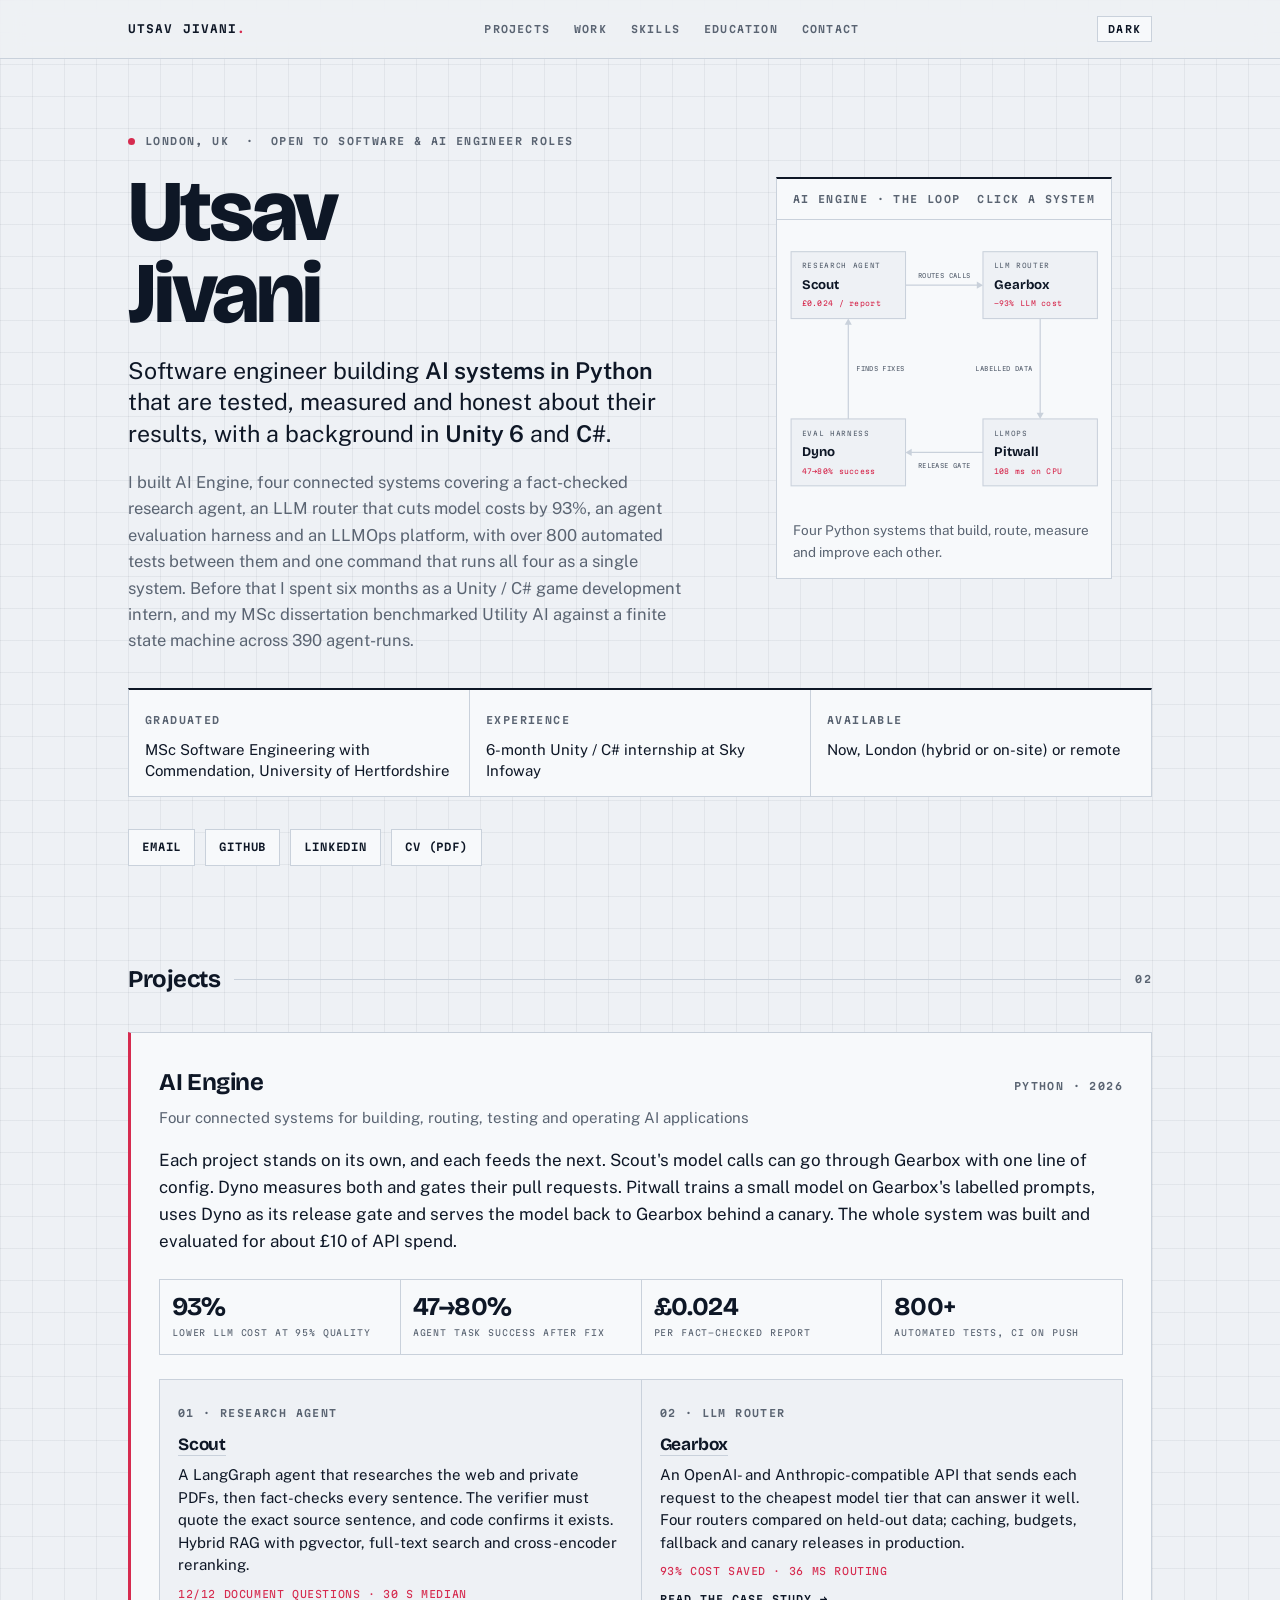
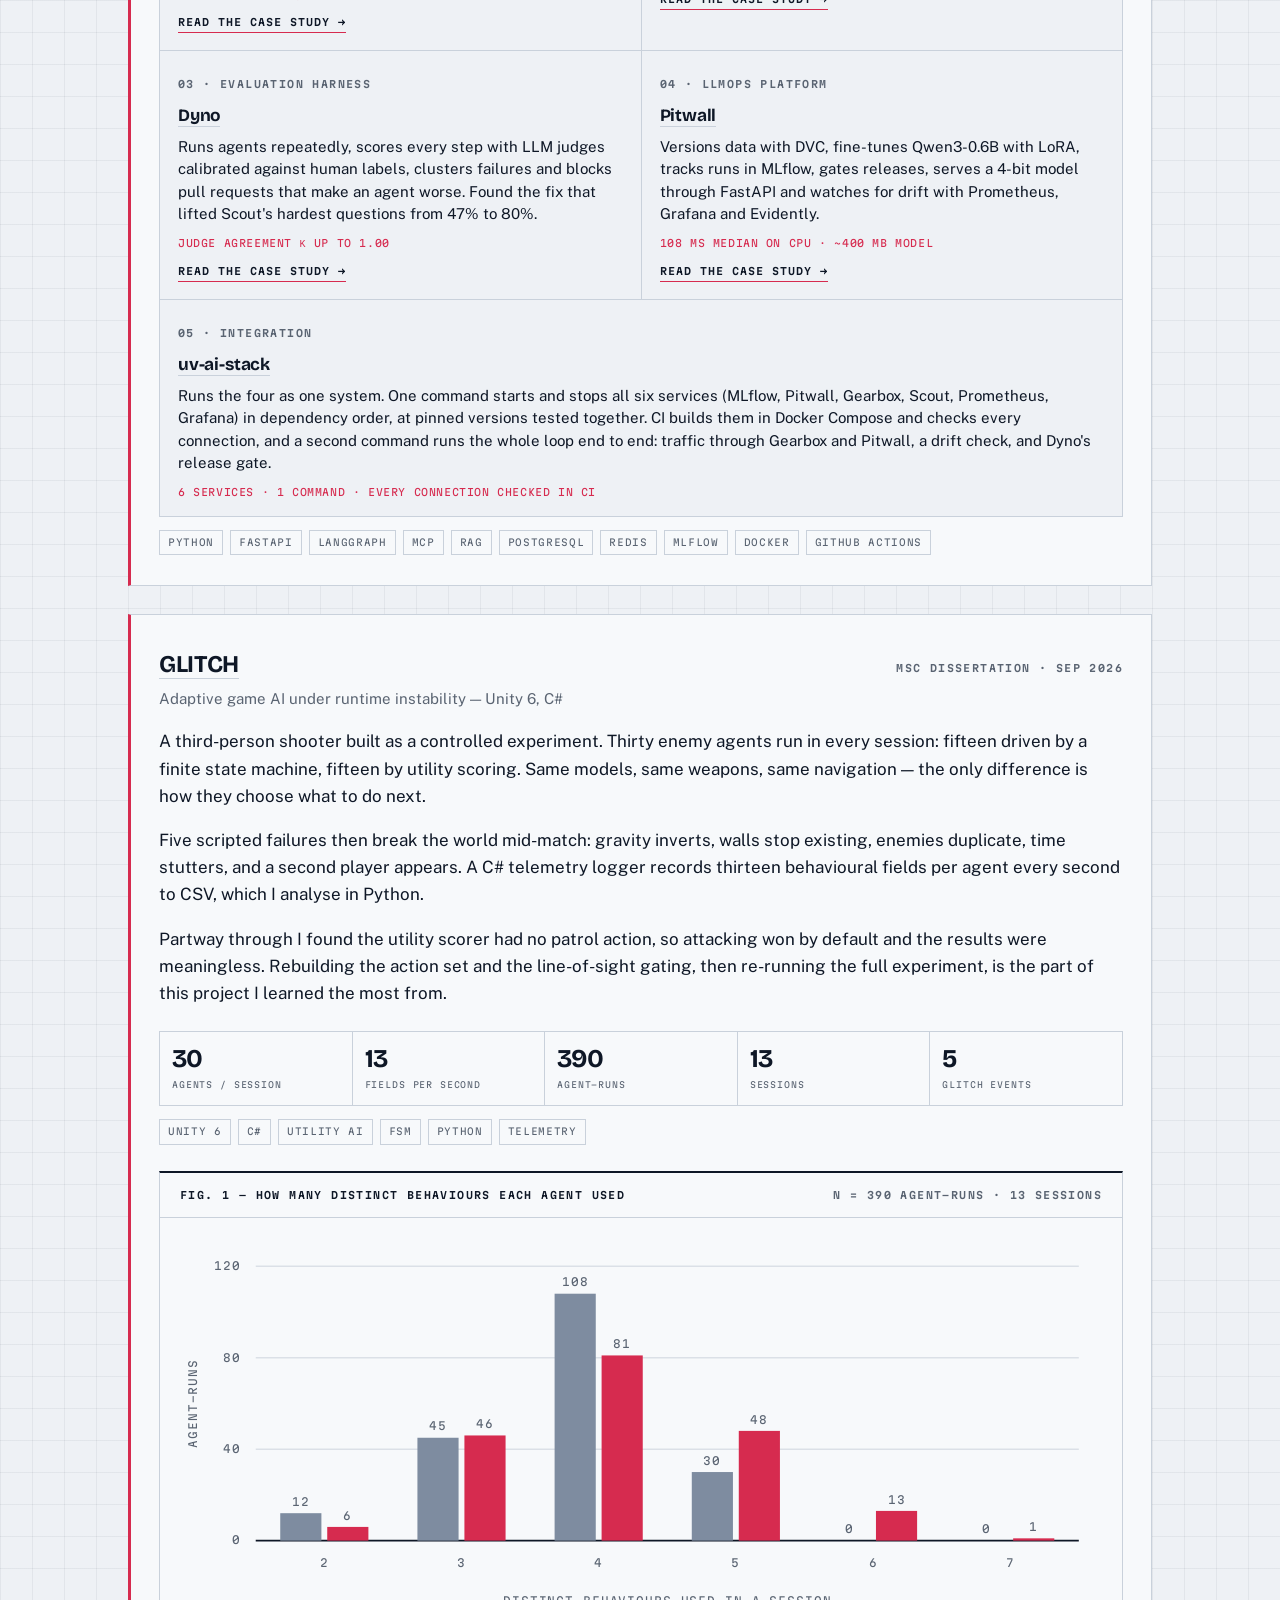
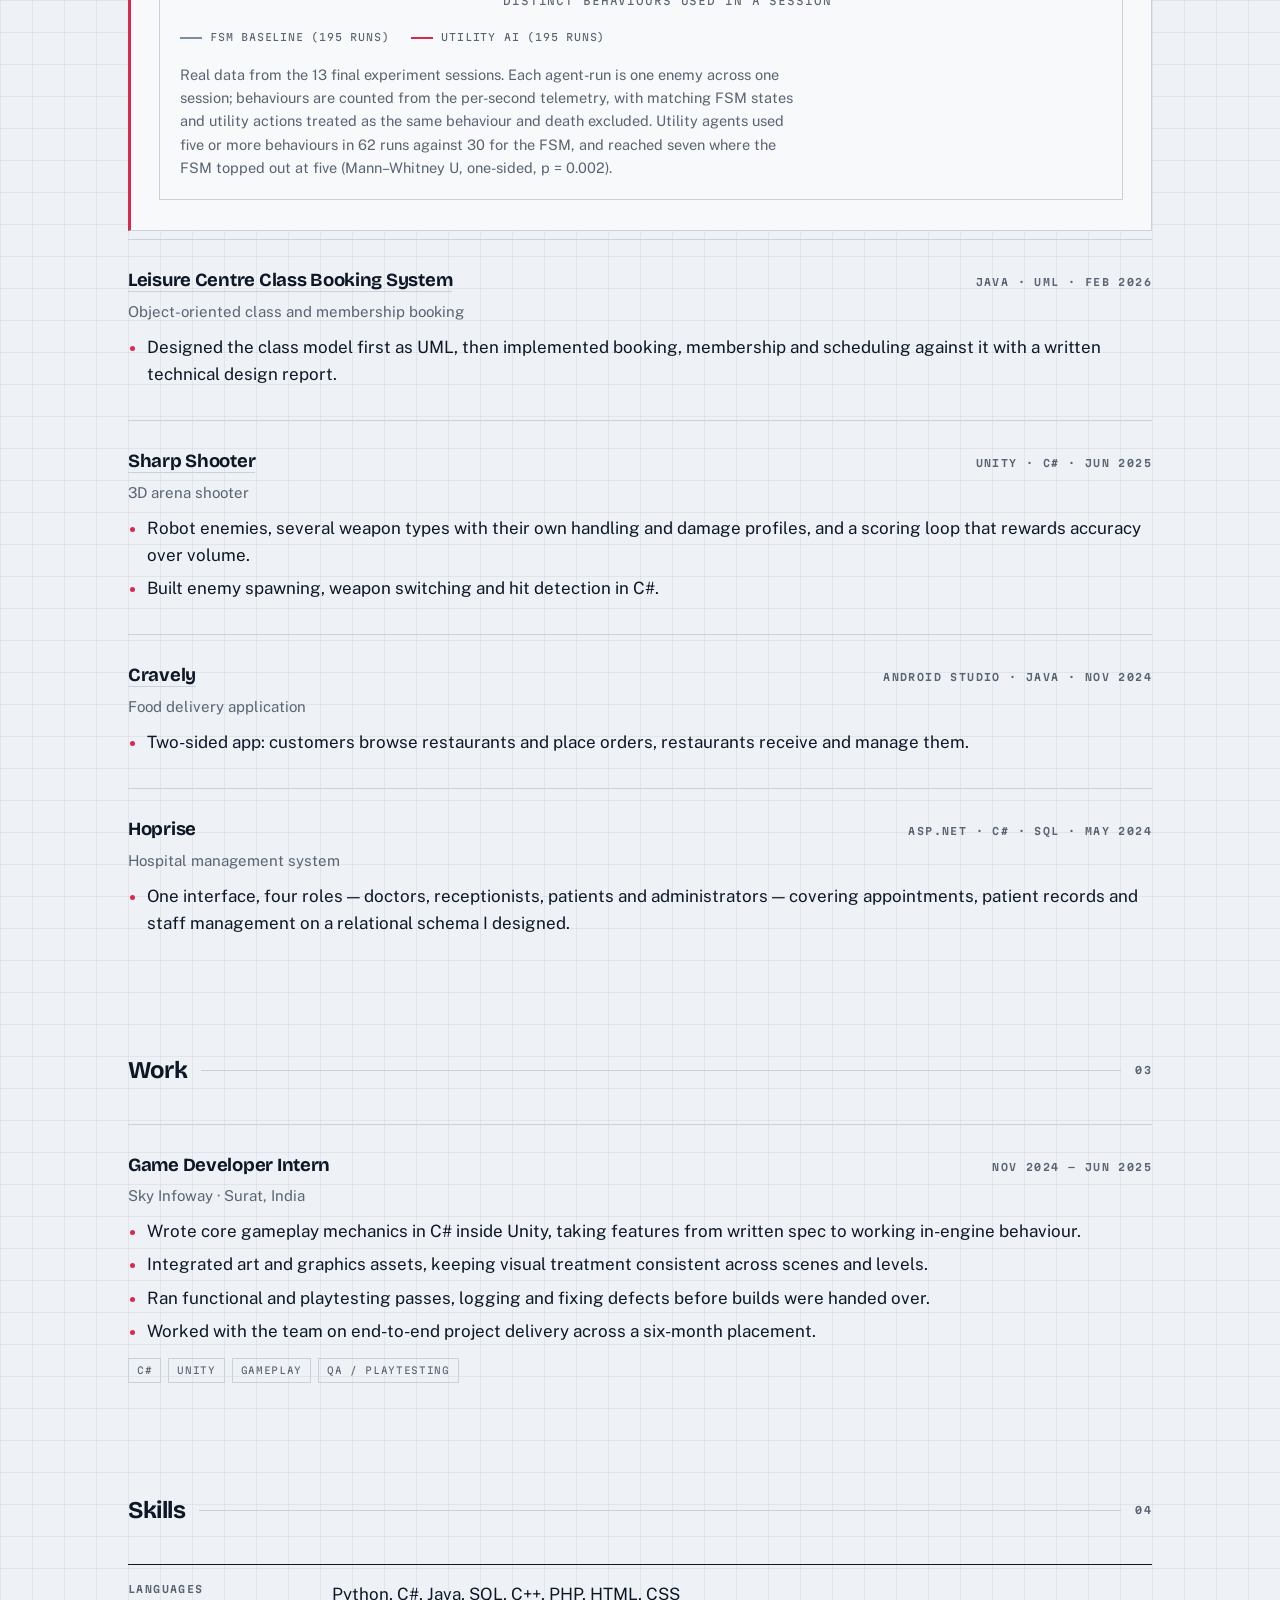
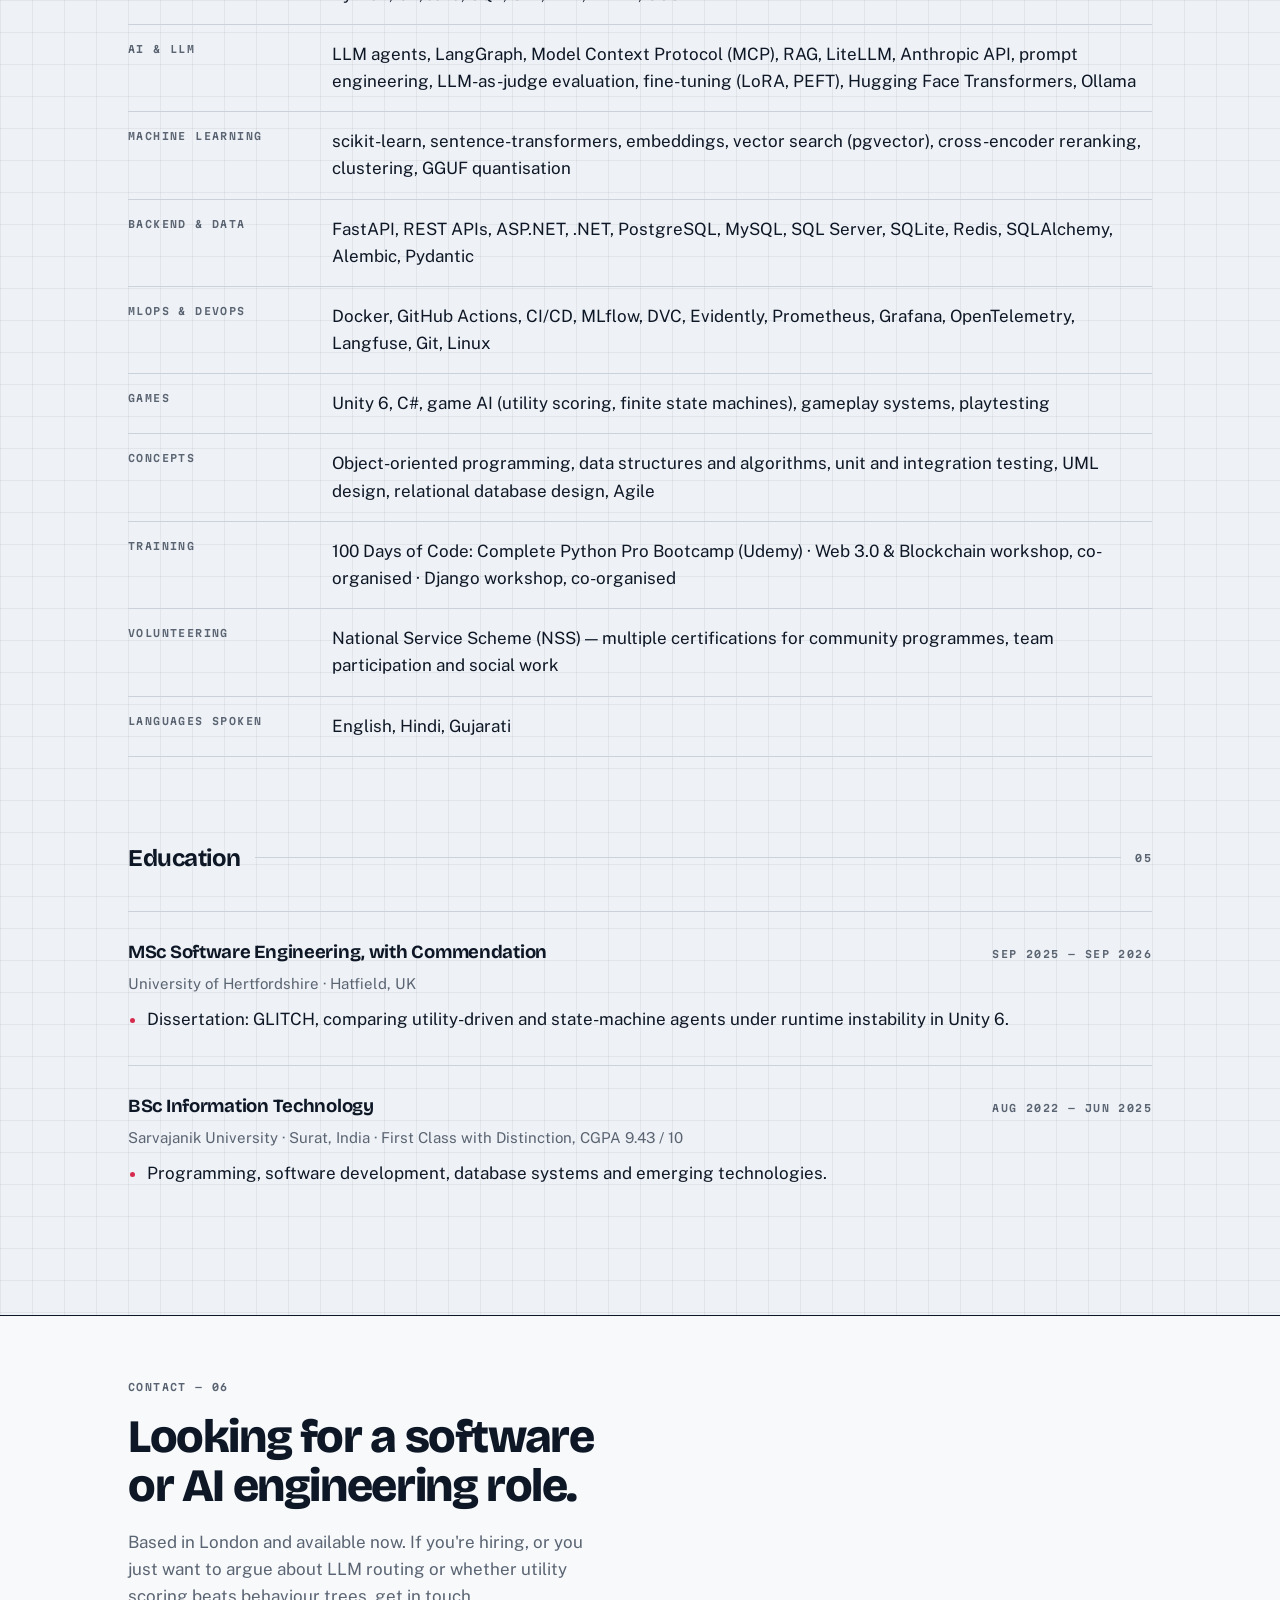
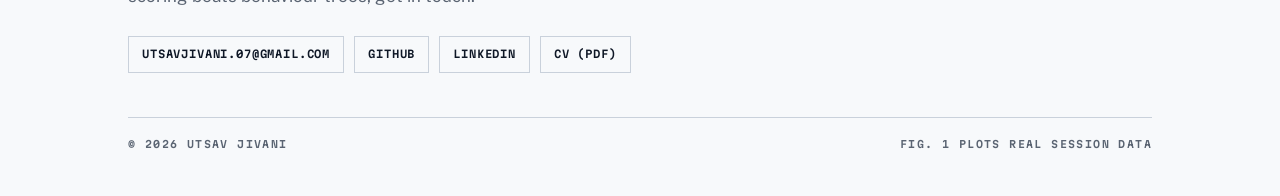
<file: index.html>
<!DOCTYPE html>
<html lang="en">
<head>
<meta charset="utf-8">
<meta name="viewport" content="width=device-width, initial-scale=1">
<title>Utsav Jivani — Software Engineer</title>
<meta name="description" content="Software engineer in London. AI/LLM systems in Python (agents, RAG, LLM routing, evaluation, LLMOps), Unity 6 and C# game AI, MSc Software Engineering with Commendation.">
<link rel="preconnect" href="https://fonts.googleapis.com">
<link rel="preconnect" href="https://fonts.gstatic.com" crossorigin>
<link href="https://fonts.googleapis.com/css2?family=Bricolage+Grotesque:opsz,wght@12..96,500;12..96,700;12..96,800&family=Public+Sans:ital,wght@0,400;0,500;0,600;1,400&family=Martian+Mono:wght@400;600&display=swap" rel="stylesheet">
<link rel="stylesheet" href="style.css">
<script>try{var t=localStorage.getItem("theme");if(t)document.documentElement.dataset.theme=t;}catch(e){}</script>
</head>
<body>

<nav>
  <div class="wrap">
    <a class="mark" href="#top">UTSAV JIVANI<span>.</span></a>
    <div class="navlinks">
      <a href="#projects">Projects</a>
      <a href="#work">Work</a>
      <a href="#skills">Skills</a>
      <a href="#education">Education</a>
      <a href="#contact">Contact</a>
    </div>
    <button class="theme-btn" id="theme-btn" type="button">Dark</button>
  </div>
</nav>

<header id="top">
  <div class="wrap">
    <div class="eyebrow"><span class="dot"></span><span class="label">London, UK &nbsp;·&nbsp; Open to software &amp; AI engineer roles</span></div>
    <div class="hero-grid">
    <div>
    <h1>Utsav<br>Jivani</h1>
    <p class="lede">Software engineer building <b>AI systems in Python</b> that are tested, measured and honest about their results, with a background in <b>Unity&nbsp;6</b> and <b>C#</b>.</p>
    <p class="summary">I built AI Engine, four connected systems covering a fact-checked research agent, an LLM router that cuts model costs by 93%, an agent evaluation harness and an LLMOps platform, with over 800 automated tests between them and one command that runs all four as a single system. Before that I spent six months as a Unity / C# game development intern, and my MSc dissertation benchmarked Utility AI against a finite state machine across 390 agent-runs.</p>
    </div>
      <figure class="loop" aria-label="Diagram of the AI Engine loop">
        <div class="loop-head"><span class="label">AI Engine · the loop</span><span class="label">Click a system</span></div>
        <svg viewBox="0 0 380 330" role="img" aria-label="Scout routes its model calls through Gearbox; Gearbox's labelled data trains Pitwall; Pitwall releases through Dyno's gate; Dyno finds fixes for Scout.">
          <path id="looppath" class="edge" d="M81,74 H299 V264 H81 Z" style="stroke:none"/>
          <line class="edge" x1="146" y1="74" x2="228" y2="74"/><path class="ah" d="M234,74 l-7,-4 v8 z"/>
          <line class="edge" x1="299" y1="112" x2="299" y2="220"/><path class="ah" d="M299,226 l-4,-7 h8 z"/>
          <line class="edge" x1="234" y1="264" x2="152" y2="264"/><path class="ah" d="M146,264 l7,-4 v8 z"/>
          <line class="edge" x1="81" y1="226" x2="81" y2="118"/><path class="ah" d="M81,112 l-4,7 h8 z"/>
          <text class="elab" x="190" y="66" text-anchor="middle">routes calls</text>
          <text class="elab" x="290" y="172" text-anchor="end">labelled data</text>
          <text class="elab" x="190" y="282" text-anchor="middle">release gate</text>
          <text class="elab" x="90" y="172">finds fixes</text>
          <circle class="pulse" r="3.6"><animateMotion dur="7s" repeatCount="indefinite"><mpath href="#looppath"/></animateMotion></circle>
          <a class="node" href="scout.html" aria-label="Scout: Research agent">
            <rect x="16" y="36" width="130" height="76"/>
            <text class="rl" x="28" y="55">Research agent</text>
            <text class="nm" x="28" y="78">Scout</text>
            <text class="st" x="28" y="98">£0.024 / report</text>
          </a>
          <a class="node" href="gearbox.html" aria-label="Gearbox: LLM router">
            <rect x="234" y="36" width="130" height="76"/>
            <text class="rl" x="246" y="55">LLM router</text>
            <text class="nm" x="246" y="78">Gearbox</text>
            <text class="st" x="246" y="98">−93% LLM cost</text>
          </a>
          <a class="node" href="pitwall.html" aria-label="Pitwall: LLMOps">
            <rect x="234" y="226" width="130" height="76"/>
            <text class="rl" x="246" y="245">LLMOps</text>
            <text class="nm" x="246" y="268">Pitwall</text>
            <text class="st" x="246" y="288">108 ms on CPU</text>
          </a>
          <a class="node" href="dyno.html" aria-label="Dyno: Eval harness">
            <rect x="16" y="226" width="130" height="76"/>
            <text class="rl" x="28" y="245">Eval harness</text>
            <text class="nm" x="28" y="268">Dyno</text>
            <text class="st" x="28" y="288">47→80% success</text>
          </a>
        </svg>
        <p class="loop-cap">Four Python systems that build, route, measure and improve each other.</p>
      </figure>
    </div>
    <div class="glance">
      <div><span class="label">Graduated</span><p>MSc Software Engineering with Commendation, University of Hertfordshire</p></div>
      <div><span class="label">Experience</span><p>6-month Unity / C# internship at Sky Infoway</p></div>
      <div><span class="label">Available</span><p>Now, London (hybrid or on-site) or remote</p></div>
    </div>
    <div class="meta">
      <a href="mailto:utsavjivani.07@gmail.com">Email</a>
      <a href="https://github.com/Utsav0706" target="_blank" rel="noopener">GitHub</a>
      <a href="https://www.linkedin.com/in/utsavjivani07" target="_blank" rel="noopener">LinkedIn</a>
      <a href="Utsav_Jivani_CV.pdf" target="_blank" rel="noopener">CV (PDF)</a>
    </div>
  </div>
</header>


<section id="projects">
  <div class="wrap">
    <div class="shead"><h2>Projects</h2><div class="rule"></div><span class="label">02</span></div>

    <div class="feature">
      <div class="entry-head">
        <h3>AI Engine</h3>
        <span class="label">Python · 2026</span>
      </div>
      <p class="role">Four connected systems for building, routing, testing and operating AI applications</p>
      <p>Each project stands on its own, and each feeds the next. Scout's model calls can go through Gearbox with one line of config. Dyno measures both and gates their pull requests. Pitwall trains a small model on Gearbox's labelled prompts, uses Dyno as its release gate and serves the model back to Gearbox behind a canary. The whole system was built and evaluated for about £10 of API spend.</p>
      <div class="specs four">
        <div><b>93%</b><small>Lower LLM cost at 95% quality</small></div>
        <div><b>47&rarr;80%</b><small>Agent task success after fix</small></div>
        <div><b>£0.024</b><small>Per fact-checked report</small></div>
        <div><b>800+</b><small>Automated tests, CI on push</small></div>
      </div>
      <div class="systems">
        <div>
          <span class="label">01 · Research agent</span>
          <h4><a href="https://github.com/Utsav0706/scout" target="_blank" rel="noopener">Scout</a></h4>
          <p>A LangGraph agent that researches the web and private PDFs, then fact-checks every sentence. The verifier must quote the exact source sentence, and code confirms it exists. Hybrid RAG with pgvector, full-text search and cross-encoder reranking.</p>
          <p class="stat">12/12 document questions · 30 s median</p>
          <a class="more" href="scout.html">Read the case study →</a>
        </div>
        <div>
          <span class="label">02 · LLM router</span>
          <h4><a href="https://github.com/Utsav0706/gearbox" target="_blank" rel="noopener">Gearbox</a></h4>
          <p>An OpenAI- and Anthropic-compatible API that sends each request to the cheapest model tier that can answer it well. Four routers compared on held-out data; caching, budgets, fallback and canary releases in production.</p>
          <p class="stat">93% cost saved · 36 ms routing</p>
          <a class="more" href="gearbox.html">Read the case study →</a>
        </div>
        <div>
          <span class="label">03 · Evaluation harness</span>
          <h4><a href="https://github.com/Utsav0706/dyno" target="_blank" rel="noopener">Dyno</a></h4>
          <p>Runs agents repeatedly, scores every step with LLM judges calibrated against human labels, clusters failures and blocks pull requests that make an agent worse. Found the fix that lifted Scout's hardest questions from 47% to 80%.</p>
          <p class="stat">Judge agreement κ up to 1.00</p>
          <a class="more" href="dyno.html">Read the case study →</a>
        </div>
        <div>
          <span class="label">04 · LLMOps platform</span>
          <h4><a href="https://github.com/Utsav0706/pitwall" target="_blank" rel="noopener">Pitwall</a></h4>
          <p>Versions data with DVC, fine-tunes Qwen3-0.6B with LoRA, tracks runs in MLflow, gates releases, serves a 4-bit model through FastAPI and watches for drift with Prometheus, Grafana and Evidently.</p>
          <p class="stat">108 ms median on CPU · ~400 MB model</p>
          <a class="more" href="pitwall.html">Read the case study →</a>
        </div>
        <div class="wide">
          <span class="label">05 · Integration</span>
          <h4><a href="https://github.com/Utsav0706/uv-ai-stack" target="_blank" rel="noopener">uv-ai-stack</a></h4>
          <p>Runs the four as one system. One command starts and stops all six services (MLflow, Pitwall, Gearbox, Scout, Prometheus, Grafana) in dependency order, at pinned versions tested together. CI builds them in Docker Compose and checks every connection, and a second command runs the whole loop end to end: traffic through Gearbox and Pitwall, a drift check, and Dyno's release gate.</p>
          <p class="stat">6 services · 1 command · every connection checked in CI</p>
        </div>
      </div>
      <div class="tags"><b>Python</b><b>FastAPI</b><b>LangGraph</b><b>MCP</b><b>RAG</b><b>PostgreSQL</b><b>Redis</b><b>MLflow</b><b>Docker</b><b>GitHub Actions</b></div>
    </div>

    <div class="feature">
      <div class="entry-head">
        <h3><a href="https://github.com/Utsav0706/Glitch" target="_blank" rel="noopener">GLITCH</a></h3>
        <span class="label">MSc dissertation · Sep 2026</span>
      </div>
      <p class="role">Adaptive game AI under runtime instability — Unity 6, C#</p>
      <p>A third-person shooter built as a controlled experiment. Thirty enemy agents run in every session: fifteen driven by a finite state machine, fifteen by utility scoring. Same models, same weapons, same navigation — the only difference is how they choose what to do next.</p>
      <p>Five scripted failures then break the world mid-match: gravity inverts, walls stop existing, enemies duplicate, time stutters, and a second player appears. A C# telemetry logger records thirteen behavioural fields per agent every second to CSV, which I analyse in Python.</p>
      <p>Partway through I found the utility scorer had no patrol action, so attacking won by default and the results were meaningless. Rebuilding the action set and the line-of-sight gating, then re-running the full experiment, is the part of this project I learned the most from.</p>
      <div class="specs">
        <div><b>30</b><small>Agents / session</small></div>
        <div><b>13</b><small>Fields per second</small></div>
        <div><b>390</b><small>Agent-runs</small></div>
        <div><b>13</b><small>Sessions</small></div>
        <div><b>5</b><small>Glitch events</small></div>
      </div>
      <div class="tags"><b>Unity 6</b><b>C#</b><b>Utility AI</b><b>FSM</b><b>Python</b><b>Telemetry</b></div>

      <figure class="figure">
      <div class="figure-head">
        <strong>Fig. 1 — How many distinct behaviours each agent used</strong>
        <span class="label">n = 390 agent-runs · 13 sessions</span>
      </div>
      <div class="figure-body">
        <svg id="trace" viewBox="0 0 640 260" role="img" aria-label="Grouped bar chart of agent-runs by number of distinct behaviours used. FSM: 12 runs used 2, 45 used 3, 108 used 4, 30 used 5, none used 6 or 7. Utility AI: 6 used 2, 46 used 3, 81 used 4, 48 used 5, 13 used 6, 1 used 7.">
          <g id="gfx"></g>
        </svg>
      </div>
      <div class="key">
        <span><i style="background:var(--baseline)"></i>FSM baseline (195 runs)</span>
        <span><i style="background:var(--signal)"></i>Utility AI (195 runs)</span>
      </div>
      <figcaption class="caption">Real data from the 13 final experiment sessions. Each agent-run is one enemy across one session; behaviours are counted from the per-second telemetry, with matching FSM states and utility actions treated as the same behaviour and death excluded. Utility agents used five or more behaviours in 62 runs against 30 for the FSM, and reached seven where the FSM topped out at five (Mann–Whitney U, one-sided, p = 0.002).</figcaption>
    </figure>

    </div>

    <div class="entry">
      <div class="entry-head">
        <h3><a href="https://github.com/Utsav0706/LeisureCenterClassBooking" target="_blank" rel="noopener">Leisure Centre Class Booking System</a></h3>
        <span class="label">Java · UML · Feb 2026</span>
      </div>
      <p class="role">Object-oriented class and membership booking</p>
      <ul>
        <li>Designed the class model first as UML, then implemented booking, membership and scheduling against it with a written technical design report.</li>
      </ul>
    </div>

    <div class="entry">
      <div class="entry-head">
        <h3><a href="https://github.com/Utsav0706/Sharp_Shooter" target="_blank" rel="noopener">Sharp Shooter</a></h3>
        <span class="label">Unity · C# · Jun 2025</span>
      </div>
      <p class="role">3D arena shooter</p>
      <ul>
        <li>Robot enemies, several weapon types with their own handling and damage profiles, and a scoring loop that rewards accuracy over volume.</li>
        <li>Built enemy spawning, weapon switching and hit detection in C#.</li>
      </ul>
    </div>

    <div class="entry">
      <div class="entry-head">
        <h3><a href="https://github.com/Utsav0706/Food_Order_App" target="_blank" rel="noopener">Cravely</a></h3>
        <span class="label">Android Studio · Java · Nov 2024</span>
      </div>
      <p class="role">Food delivery application</p>
      <ul>
        <li>Two-sided app: customers browse restaurants and place orders, restaurants receive and manage them.</li>
      </ul>
    </div>

    <div class="entry">
      <div class="entry-head">
        <h3>Hoprise</h3>
        <span class="label">ASP.NET · C# · SQL · May 2024</span>
      </div>
      <p class="role">Hospital management system</p>
      <ul>
        <li>One interface, four roles — doctors, receptionists, patients and administrators — covering appointments, patient records and staff management on a relational schema I designed.</li>
      </ul>
    </div>
  </div>
</section>

<section id="work">
  <div class="wrap">
    <div class="shead"><h2>Work</h2><div class="rule"></div><span class="label">03</span></div>

    <div class="entry">
      <div class="entry-head">
        <h3>Game Developer Intern</h3>
        <span class="label">Nov 2024 — Jun 2025</span>
      </div>
      <p class="role">Sky Infoway · Surat, India</p>
      <ul>
        <li>Wrote core gameplay mechanics in C# inside Unity, taking features from written spec to working in-engine behaviour.</li>
        <li>Integrated art and graphics assets, keeping visual treatment consistent across scenes and levels.</li>
        <li>Ran functional and playtesting passes, logging and fixing defects before builds were handed over.</li>
        <li>Worked with the team on end-to-end project delivery across a six-month placement.</li>
      </ul>
      <div class="tags"><b>C#</b><b>Unity</b><b>Gameplay</b><b>QA / Playtesting</b></div>
    </div>
  </div>
</section>

<section id="skills">
  <div class="wrap">
    <div class="shead"><h2>Skills</h2><div class="rule"></div><span class="label">04</span></div>
    <div class="skills">
      <div class="srow"><span class="label">Languages</span><p>Python, C#, Java, SQL, C++, PHP, HTML, CSS</p></div>
      <div class="srow"><span class="label">AI &amp; LLM</span><p>LLM agents, LangGraph, Model Context Protocol (MCP), RAG, LiteLLM, Anthropic API, prompt engineering, LLM-as-judge evaluation, fine-tuning (LoRA, PEFT), Hugging Face Transformers, Ollama</p></div>
      <div class="srow"><span class="label">Machine learning</span><p>scikit-learn, sentence-transformers, embeddings, vector search (pgvector), cross-encoder reranking, clustering, GGUF quantisation</p></div>
      <div class="srow"><span class="label">Backend &amp; data</span><p>FastAPI, REST APIs, ASP.NET, .NET, PostgreSQL, MySQL, SQL Server, SQLite, Redis, SQLAlchemy, Alembic, Pydantic</p></div>
      <div class="srow"><span class="label">MLOps &amp; DevOps</span><p>Docker, GitHub Actions, CI/CD, MLflow, DVC, Evidently, Prometheus, Grafana, OpenTelemetry, Langfuse, Git, Linux</p></div>
      <div class="srow"><span class="label">Games</span><p>Unity 6, C#, game AI (utility scoring, finite state machines), gameplay systems, playtesting</p></div>
      <div class="srow"><span class="label">Concepts</span><p>Object-oriented programming, data structures and algorithms, unit and integration testing, UML design, relational database design, Agile</p></div>
      <div class="srow"><span class="label">Training</span><p>100 Days of Code: Complete Python Pro Bootcamp (Udemy) · Web 3.0 &amp; Blockchain workshop, co-organised · Django workshop, co-organised</p></div>
      <div class="srow"><span class="label">Volunteering</span><p>National Service Scheme (NSS) — multiple certifications for community programmes, team participation and social work</p></div>
      <div class="srow"><span class="label">Languages spoken</span><p>English, Hindi, Gujarati</p></div>
    </div>
  </div>
</section>

<section id="education">
  <div class="wrap">
    <div class="shead"><h2>Education</h2><div class="rule"></div><span class="label">05</span></div>

    <div class="entry">
      <div class="entry-head">
        <h3>MSc Software Engineering, with Commendation</h3>
        <span class="label">Sep 2025 — Sep 2026</span>
      </div>
      <p class="role">University of Hertfordshire · Hatfield, UK</p>
      <ul>
        <li>Dissertation: GLITCH, comparing utility-driven and state-machine agents under runtime instability in Unity 6.</li>
      </ul>
    </div>

    <div class="entry">
      <div class="entry-head">
        <h3>BSc Information Technology</h3>
        <span class="label">Aug 2022 — Jun 2025</span>
      </div>
      <p class="role">Sarvajanik University · Surat, India · First Class with Distinction, CGPA 9.43 / 10</p>
      <ul>
        <li>Programming, software development, database systems and emerging technologies.</li>
      </ul>
    </div>
  </div>
</section>

<footer id="contact">
  <div class="wrap">
    <span class="label">Contact — 06</span>
    <h2>Looking for a software<br>or AI engineering role.</h2>
    <p>Based in London and available now. If you're hiring, or you just want to argue about LLM routing or whether utility scoring beats behaviour trees, get in touch.</p>
    <div class="meta">
      <a href="mailto:utsavjivani.07@gmail.com">utsavjivani.07@gmail.com</a>
      <a href="https://github.com/Utsav0706" target="_blank" rel="noopener">GitHub</a>
      <a href="https://www.linkedin.com/in/utsavjivani07" target="_blank" rel="noopener">LinkedIn</a>
      <a href="Utsav_Jivani_CV.pdf" target="_blank" rel="noopener">CV (PDF)</a>
    </div>
    <div class="colophon">
      <span class="label">© 2026 Utsav Jivani</span>
      <span class="label">Fig. 1 plots real session data</span>
    </div>
  </div>
</footer>

<script>
(function(){
  var NS="http://www.w3.org/2000/svg", g=document.getElementById("gfx");
  var L=56,R=620,T=18,B=206, MAX=120;
  var cats=[2,3,4,5,6,7];
  var util=[6,46,81,48,13,1], fsm=[12,45,108,30,0,0];
  var reduce=window.matchMedia("(prefers-reduced-motion: reduce)").matches;
  function el(n,a){var e=document.createElementNS(NS,n);for(var k in a)e.setAttribute(k,a[k]);return e;}
  function y(v){return B-(v/MAX)*(B-T);}
  [0,40,80,120].forEach(function(v){
    g.appendChild(el("line",{x1:L,y1:y(v),x2:R,y2:y(v),style:"stroke:var(--line)","stroke-width":v===0?0:1,opacity:.6}));
    g.appendChild(el("text",{x:L-10,y:y(v)+2.6,"text-anchor":"end",class:"axlab"})).textContent=v;
  });
  g.appendChild(el("line",{x1:L,y1:B,x2:R,y2:B,class:"axis"}));
  var yl=el("text",{class:"axlab",transform:"translate(16,"+((T+B)/2)+") rotate(-90)","text-anchor":"middle"});
  yl.textContent="Agent-runs"; g.appendChild(yl);
  var xl=el("text",{x:(L+R)/2,y:B+44,class:"axlab","text-anchor":"middle"});
  xl.textContent="Distinct behaviours used in a session"; g.appendChild(xl);
  var band=(R-L)/cats.length, bw=band*0.3, bars=[];
  cats.forEach(function(c,i){
    var cx=L+band*i+band/2;
    g.appendChild(el("text",{x:cx,y:B+18,"text-anchor":"middle",class:"axlab"})).textContent=c;
    [[fsm[i],"var(--baseline)",cx-bw-2],[util[i],"var(--signal)",cx+2]].forEach(function(s){
      var h=B-y(s[0]);
      var r=el("rect",{x:s[2],y:B,width:bw,height:0,style:"fill:"+s[1]});
      g.appendChild(r);
      var t=el("text",{x:s[2]+bw/2,y:y(s[0])-5,"text-anchor":"middle",class:"axlab",opacity:0});
      t.textContent=s[0]; g.appendChild(t);
      bars.push({r:r,t:t,h:h});
    });
  });
  function show(anim){
    bars.forEach(function(b,i){
      if(anim){ b.r.style.transition="height 900ms cubic-bezier(.3,.7,.3,1) "+(i*40)+"ms, y 900ms cubic-bezier(.3,.7,.3,1) "+(i*40)+"ms"; b.t.style.transition="opacity 400ms "+(700+i*40)+"ms"; }
      b.r.setAttribute("y",B-b.h); b.r.setAttribute("height",b.h); b.t.setAttribute("opacity",1);
    });
  }
  if(reduce || !("IntersectionObserver" in window)){ show(false); return; }
  var io=new IntersectionObserver(function(es){es.forEach(function(e){if(e.isIntersecting){show(true);io.disconnect();}});},{threshold:.3});
  io.observe(document.getElementById("trace"));
})();
</script>
<script>
if(window.matchMedia("(prefers-reduced-motion: reduce)").matches){
  document.querySelectorAll(".loop animateMotion").forEach(function(a){a.remove();});
  document.querySelectorAll(".loop .pulse").forEach(function(c){c.remove();});
}
</script>
<script src="theme.js"></script>
</body>
</html>
</file>
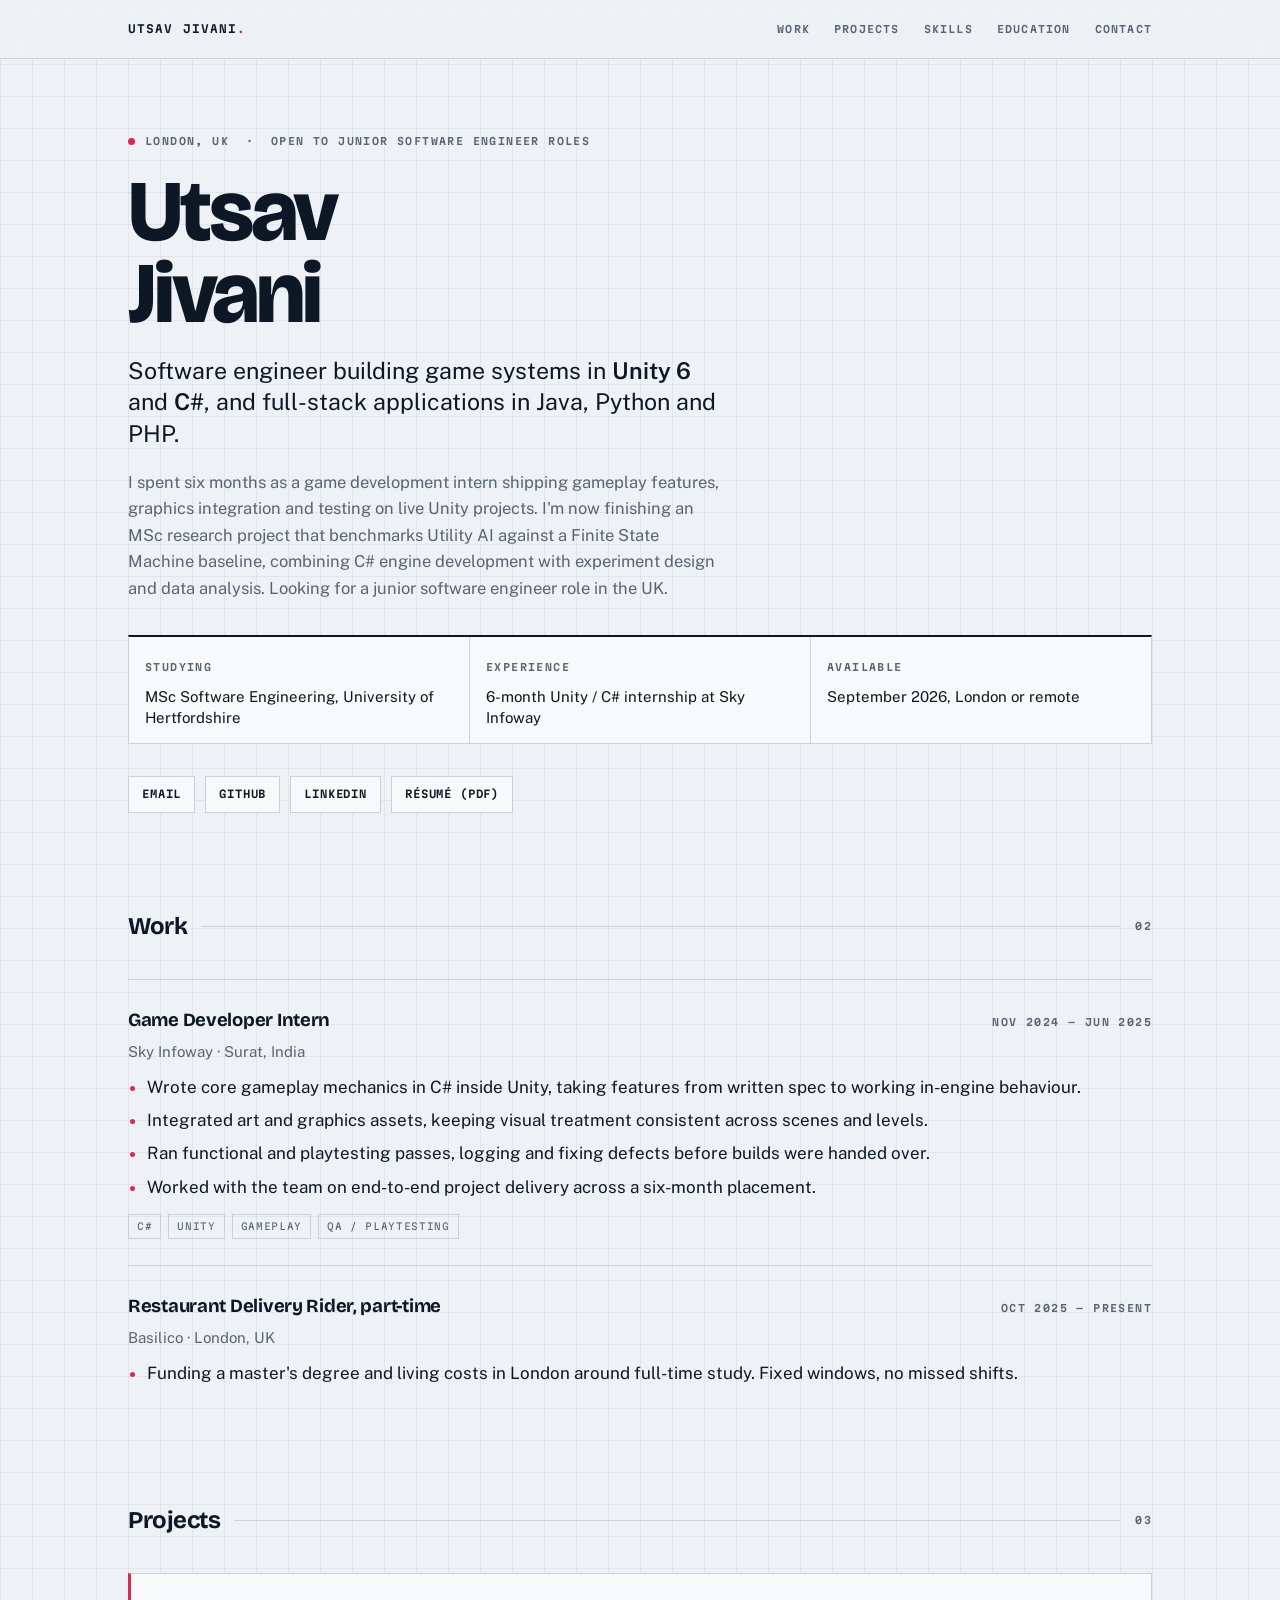
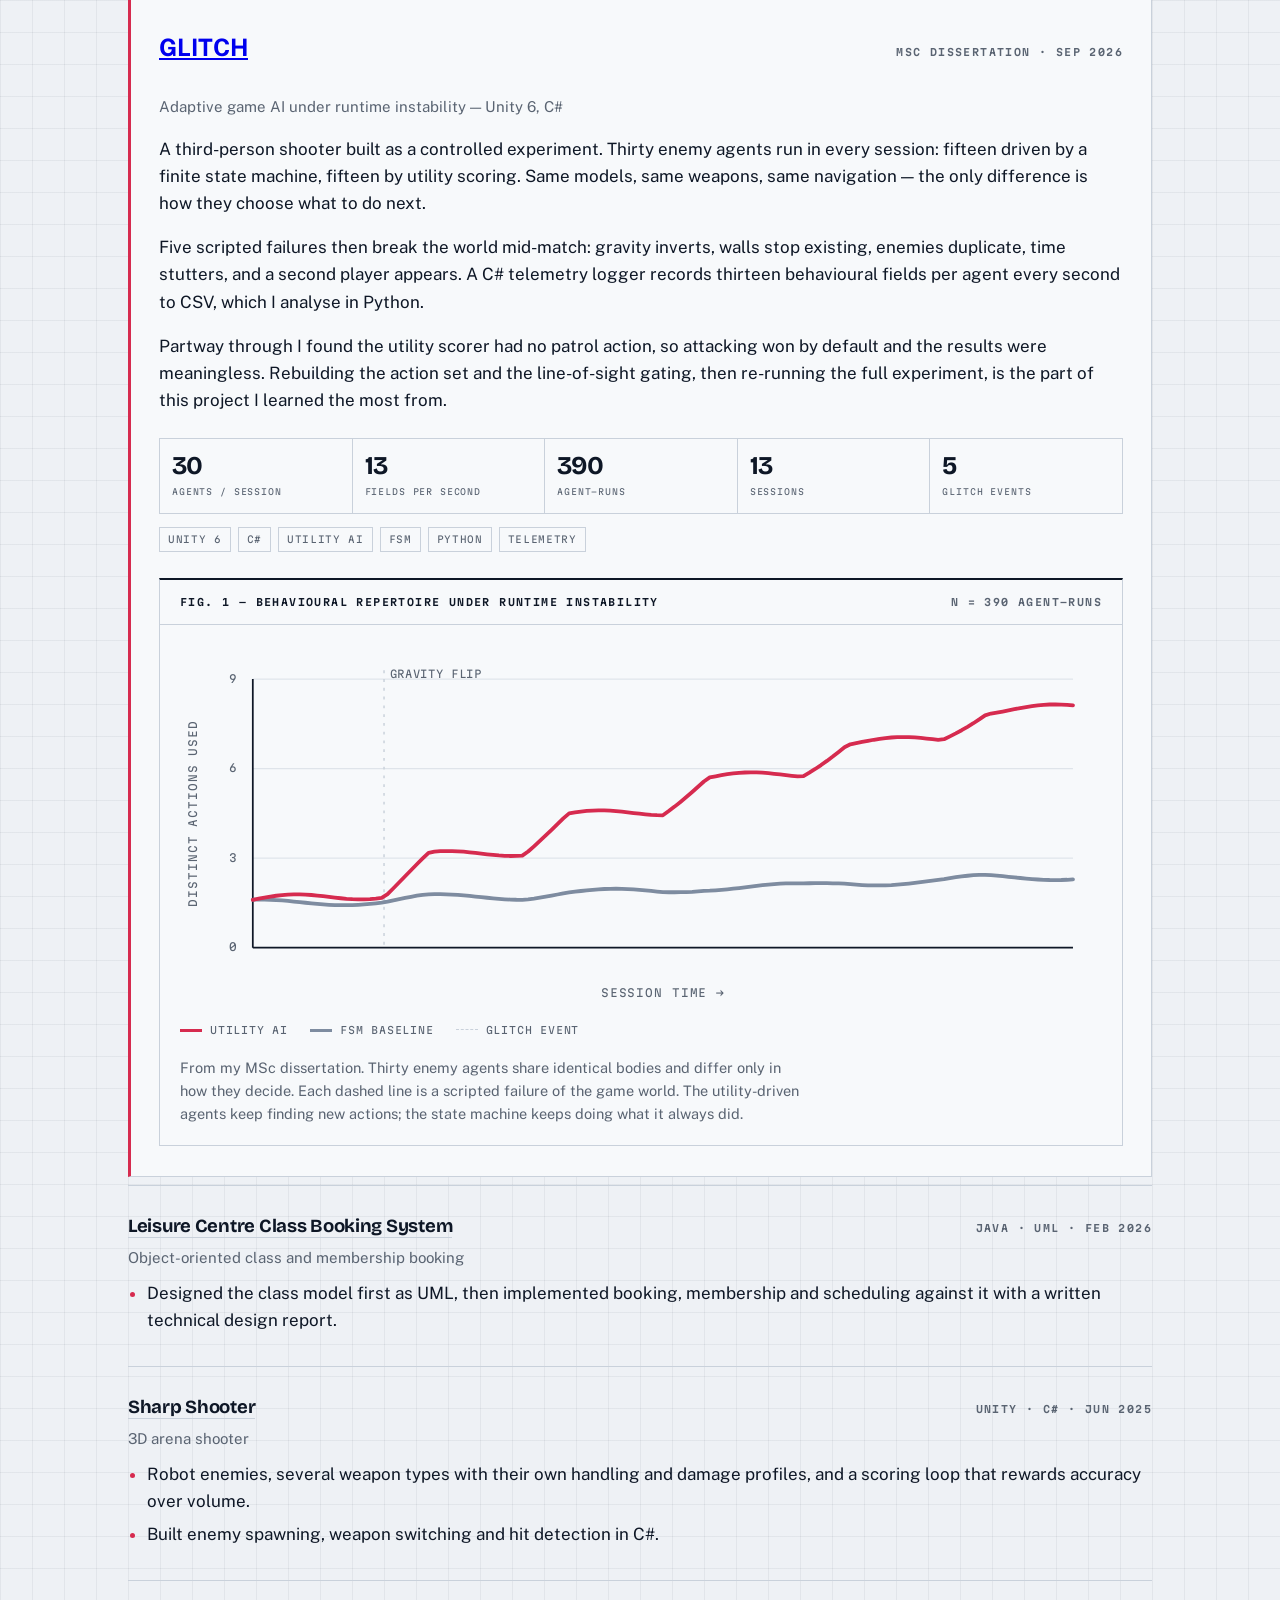
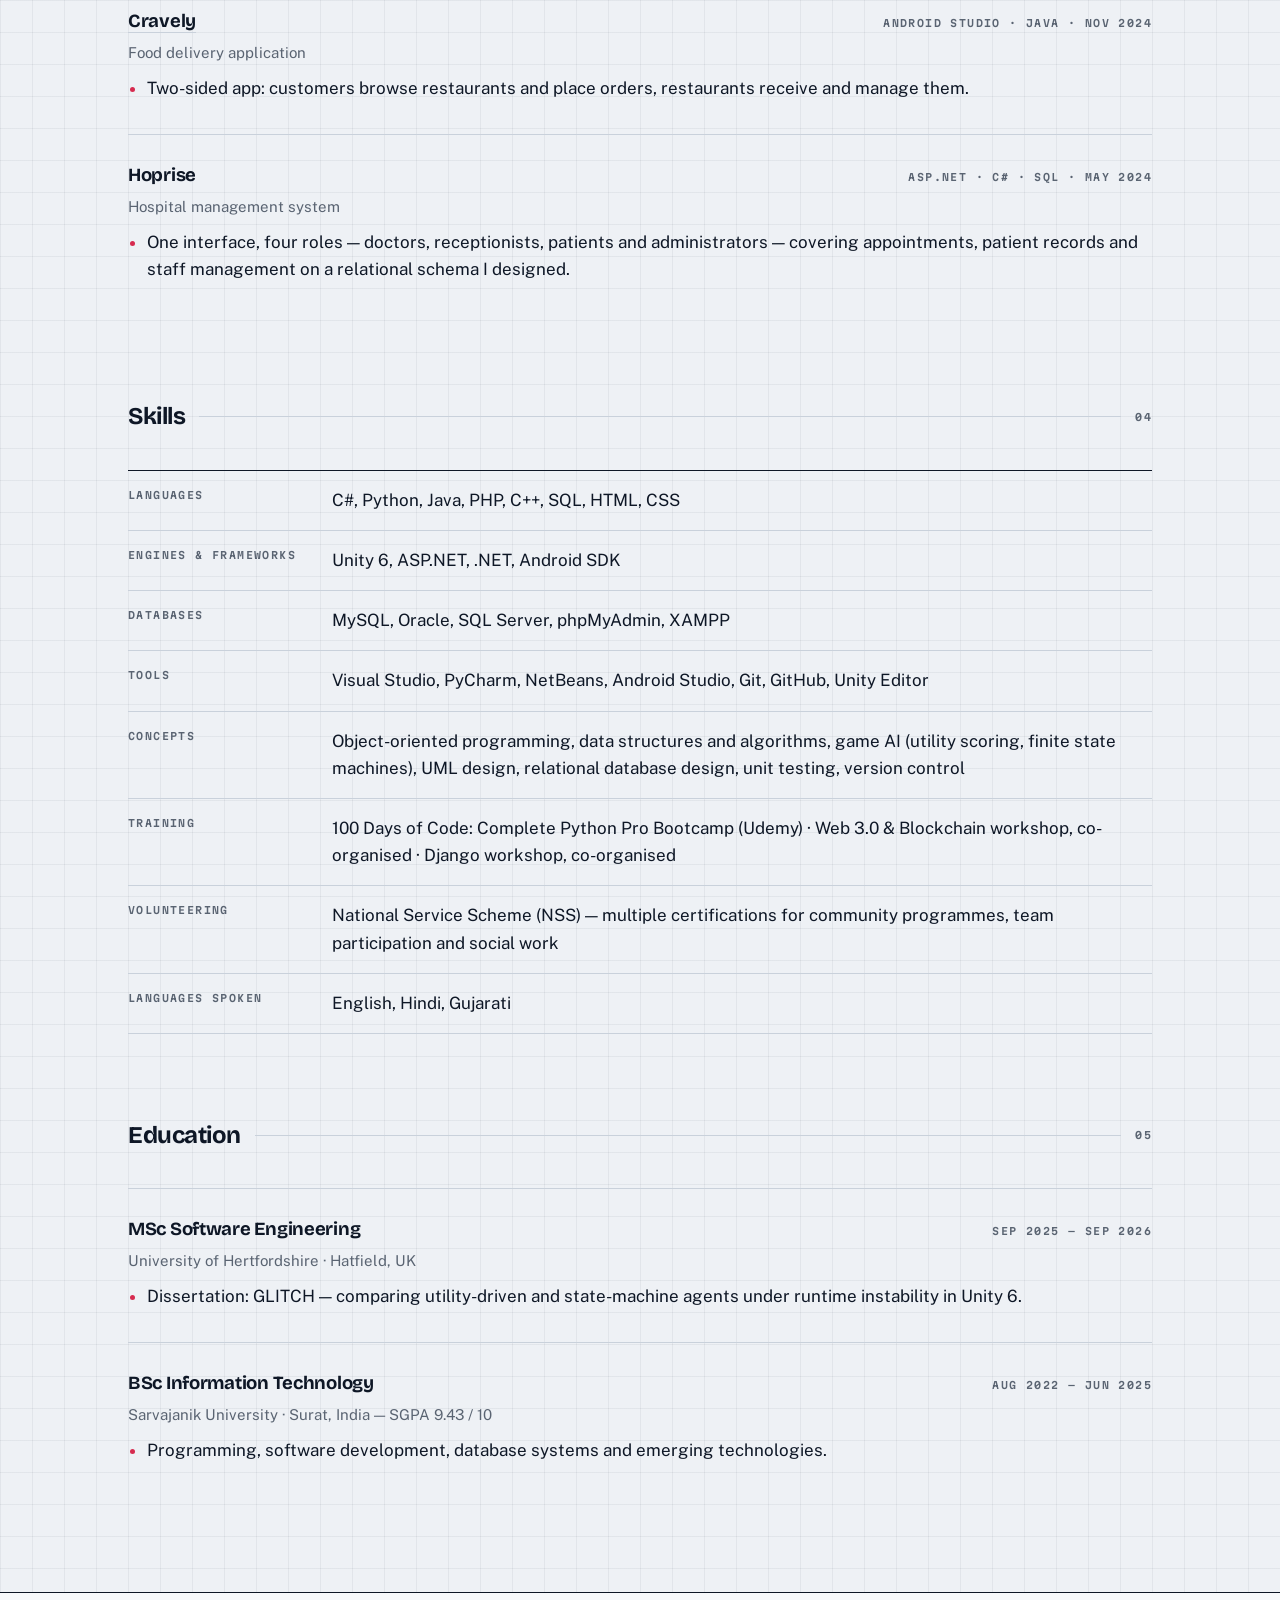
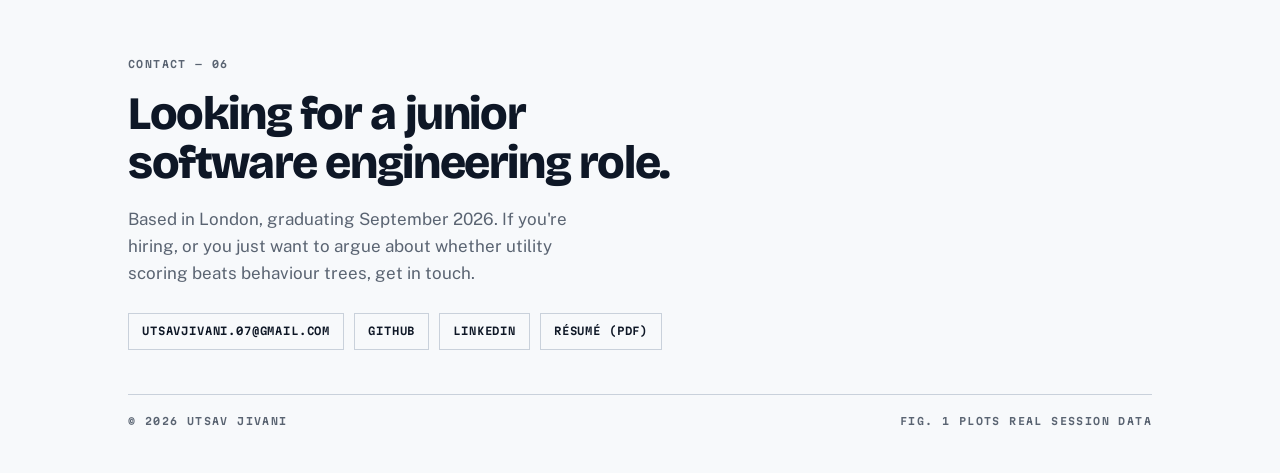
<file: Index.html>
<!DOCTYPE html>
<html lang="en">
<head>
<meta charset="utf-8">
<meta name="viewport" content="width=device-width, initial-scale=1">
<title>Utsav Jivani — Software Engineer</title>
<meta name="description" content="Software engineer in London. Unity 6 and C# game systems, game AI research, full-stack development in Java, Python and PHP.">
<link rel="preconnect" href="https://fonts.googleapis.com">
<link rel="preconnect" href="https://fonts.gstatic.com" crossorigin>
<link href="https://fonts.googleapis.com/css2?family=Bricolage+Grotesque:opsz,wght@12..96,500;12..96,700;12..96,800&family=Public+Sans:ital,wght@0,400;0,500;0,600;1,400&family=Martian+Mono:wght@400;600&display=swap" rel="stylesheet">
<style>
:root{
  --surface:#EEF1F5;
  --panel:#F7F9FB;
  --ink:#0E1726;
  --muted:#5A6472;
  --line:#C9D1DB;
  --signal:#D62B4F;      /* Utility AI */
  --baseline:#7E8CA0;    /* FSM baseline */
  --grid:rgba(14,23,38,.055);
  --display:"Bricolage Grotesque","Segoe UI",sans-serif;
  --body:"Public Sans","Segoe UI",Helvetica,Arial,sans-serif;
  --mono:"Martian Mono",ui-monospace,"SFMono-Regular",Consolas,monospace;
  --wrap:1080px;
}
*{box-sizing:border-box}
html{scroll-behavior:smooth}
body{
  margin:0; background:var(--surface); color:var(--ink);
  font-family:var(--body); font-size:17px; line-height:1.6;
  -webkit-font-smoothing:antialiased;
  background-image:linear-gradient(var(--grid) 1px,transparent 1px),linear-gradient(90deg,var(--grid) 1px,transparent 1px);
  background-size:32px 32px;
}
.wrap{max-width:var(--wrap);margin:0 auto;padding:0 28px}

/* ---------- utility label ---------- */
.label{
  font-family:var(--mono); font-size:10px; font-weight:600;
  letter-spacing:.14em; text-transform:uppercase; color:var(--muted);
}

/* ---------- nav ---------- */
nav{
  position:sticky; top:0; z-index:40;
  backdrop-filter:blur(10px); background:rgba(238,241,245,.82);
  border-bottom:1px solid var(--line);
}
nav .wrap{display:flex;align-items:center;justify-content:space-between;height:58px;gap:20px}
.mark{font-family:var(--mono);font-size:11px;font-weight:600;letter-spacing:.1em;text-decoration:none;color:var(--ink)}
.mark span{color:var(--signal)}
.navlinks{display:flex;gap:24px}
.navlinks a{
  font-family:var(--mono);font-size:10px;font-weight:600;letter-spacing:.12em;
  text-transform:uppercase;text-decoration:none;color:var(--muted);
  padding:4px 0;border-bottom:1.5px solid transparent;transition:color .18s,border-color .18s;
}
.navlinks a:hover,.navlinks a:focus-visible{color:var(--ink);border-color:var(--signal)}
@media(max-width:640px){.navlinks{gap:16px}.navlinks a:nth-child(4){display:none}}

/* ---------- hero ---------- */
header{padding:74px 0 12px}
.eyebrow{display:flex;align-items:center;gap:10px;margin-bottom:22px}
.eyebrow .dot{width:7px;height:7px;border-radius:50%;background:var(--signal);flex:none}
h1{
  font-family:var(--display); font-weight:800;
  font-size:clamp(2.9rem,8.4vw,5.4rem); line-height:.95;
  letter-spacing:-.035em; margin:0 0 20px;
}
.lede{font-size:clamp(1.12rem,2.4vw,1.45rem);max-width:42ch;margin:0 0 20px;color:var(--ink);line-height:1.35}
.lede b{font-weight:600}
.summary{max-width:60ch;margin:0 0 34px;color:var(--muted);font-size:16.5px}
.glance{display:grid;grid-template-columns:repeat(3,1fr);gap:1px;background:var(--line);border:1px solid var(--line);border-top:2px solid var(--ink);margin:0 0 32px}
.glance div{background:var(--panel);padding:15px 16px}
.glance p{margin:7px 0 0;font-size:15px;line-height:1.4}
@media(max-width:720px){.glance{grid-template-columns:1fr}}
.meta{display:flex;flex-wrap:wrap;gap:10px}
.meta a,.meta span{
  font-family:var(--mono);font-size:10.5px;font-weight:600;letter-spacing:.08em;
  text-transform:uppercase;text-decoration:none;color:var(--ink);
  border:1px solid var(--line);background:var(--panel);
  padding:9px 13px;transition:border-color .18s,color .18s,transform .18s;
}
.meta span{color:var(--muted)}
.meta a:hover,.meta a:focus-visible{border-color:var(--signal);color:var(--signal);transform:translateY(-1px)}

/* ---------- figure ---------- */
.figure{
  margin:26px 0 0; background:var(--panel);
  border:1px solid var(--line); border-top:2px solid var(--ink);
}
.figure-head{
  display:flex;justify-content:space-between;align-items:baseline;gap:16px;
  padding:14px 20px;border-bottom:1px solid var(--line);flex-wrap:wrap;
}
.figure-head strong{font-family:var(--mono);font-size:10px;font-weight:600;letter-spacing:.14em;text-transform:uppercase}
.figure-body{padding:22px 14px 10px}
#trace{display:block;width:100%;height:auto}
.key{display:flex;gap:22px;flex-wrap:wrap;padding:0 20px 18px}
.key i{display:inline-block;width:22px;height:2.5px;vertical-align:middle;margin-right:8px}
.key span{font-family:var(--mono);font-size:10px;letter-spacing:.08em;text-transform:uppercase;color:var(--muted)}
.caption{padding:0 20px 20px;font-size:14.5px;color:var(--muted);max-width:74ch}

.dash{stroke:var(--line);stroke-width:1;stroke-dasharray:2 4}
.axis{stroke:var(--ink);stroke-width:1.2}
.tracepath{fill:none;stroke-width:2.6;stroke-linejoin:round;stroke-linecap:round}
.evt{font-family:var(--mono);font-size:7.2px;letter-spacing:.06em;fill:var(--muted);text-transform:uppercase}
.axlab{font-family:var(--mono);font-size:7.5px;letter-spacing:.08em;fill:var(--muted);text-transform:uppercase}

/* ---------- sections ---------- */
section{padding:82px 0 0}
.shead{display:flex;align-items:center;gap:14px;margin-bottom:34px}
.shead h2{font-family:var(--display);font-weight:700;font-size:1.5rem;letter-spacing:-.02em;margin:0;white-space:nowrap}
.shead .rule{flex:1;height:1px;background:var(--line)}

/* ---------- entries ---------- */
.entry{padding:26px 0;border-top:1px solid var(--line)}
.entry:first-of-type{border-top:1.5px solid var(--ink)}
.entry-head{display:flex;justify-content:space-between;gap:18px;align-items:baseline;flex-wrap:wrap;margin-bottom:4px}
.entry h3{font-family:var(--display);font-weight:700;font-size:1.16rem;letter-spacing:-.015em;margin:0}
.entry h3 a{color:inherit;text-decoration:none;border-bottom:1.5px solid var(--line);transition:border-color .18s}
.entry h3 a:hover,.entry h3 a:focus-visible{border-color:var(--signal)}
.role{color:var(--muted);font-size:15px;margin:0 0 10px}
.entry ul{margin:10px 0 0;padding-left:19px}
.entry li{margin-bottom:6px}
.entry li::marker{color:var(--signal)}
.tags{display:flex;flex-wrap:wrap;gap:7px;margin-top:13px}
.tags b{font-family:var(--mono);font-size:9.5px;font-weight:400;letter-spacing:.07em;text-transform:uppercase;color:var(--muted);border:1px solid var(--line);padding:4px 8px}

/* ---------- featured project ---------- */
.feature{background:var(--panel);border:1px solid var(--line);border-left:3px solid var(--signal);padding:30px 28px;margin-bottom:8px}
.feature h3{font-size:1.5rem}
.specs{display:grid;grid-template-columns:repeat(5,1fr);gap:1px;background:var(--line);border:1px solid var(--line);margin:24px 0 4px}
.specs div{background:var(--panel);padding:14px 12px}
.specs b{display:block;font-family:var(--display);font-weight:700;font-size:1.6rem;line-height:1;letter-spacing:-.03em}
.specs small{display:block;margin-top:6px;font-family:var(--mono);font-size:8.5px;letter-spacing:.1em;text-transform:uppercase;color:var(--muted)}
@media(max-width:720px){.specs{grid-template-columns:repeat(2,1fr)}.specs div:last-child{grid-column:1/-1}}

/* ---------- skills ---------- */
.skills{border-top:1.5px solid var(--ink)}
.srow{display:grid;grid-template-columns:180px 1fr;gap:24px;padding:16px 0;border-bottom:1px solid var(--line)}
.srow p{margin:0}
@media(max-width:640px){.srow{grid-template-columns:1fr;gap:6px}}

/* ---------- contact ---------- */
footer{margin-top:96px;border-top:1.5px solid var(--ink);background:var(--panel)}
footer .wrap{padding-top:56px;padding-bottom:44px}
footer h2{font-family:var(--display);font-weight:800;font-size:clamp(1.9rem,5vw,2.9rem);letter-spacing:-.03em;margin:14px 0 18px;line-height:1.05}
footer p{max-width:46ch;color:var(--muted);margin:0 0 26px}
.colophon{margin-top:44px;padding-top:18px;border-top:1px solid var(--line);display:flex;justify-content:space-between;gap:14px;flex-wrap:wrap}

a:focus-visible,button:focus-visible{outline:2px solid var(--signal);outline-offset:3px}
@media(prefers-reduced-motion:reduce){*{animation:none!important;transition:none!important}}
</style>
</head>
<body>

<nav>
  <div class="wrap">
    <a class="mark" href="#top">UTSAV JIVANI<span>.</span></a>
    <div class="navlinks">
      <a href="#work">Work</a>
      <a href="#projects">Projects</a>
      <a href="#skills">Skills</a>
      <a href="#education">Education</a>
      <a href="#contact">Contact</a>
    </div>
  </div>
</nav>

<header id="top">
  <div class="wrap">
    <div class="eyebrow"><span class="dot"></span><span class="label">London, UK &nbsp;·&nbsp; Open to junior software engineer roles</span></div>
    <h1>Utsav<br>Jivani</h1>
    <p class="lede">Software engineer building game systems in <b>Unity&nbsp;6</b> and <b>C#</b>, and full-stack applications in Java, Python and PHP.</p>
    <p class="summary">I spent six months as a game development intern shipping gameplay features, graphics integration and testing on live Unity projects. I'm now finishing an MSc research project that benchmarks Utility AI against a Finite State Machine baseline, combining C# engine development with experiment design and data analysis. Looking for a junior software engineer role in the UK.</p>
    <div class="glance">
      <div><span class="label">Studying</span><p>MSc Software Engineering, University of Hertfordshire</p></div>
      <div><span class="label">Experience</span><p>6-month Unity / C# internship at Sky Infoway</p></div>
      <div><span class="label">Available</span><p>September 2026, London or remote</p></div>
    </div>
    <div class="meta">
      <a href="mailto:utsavjivani.07@gmail.com">Email</a>
      <a href="https://github.com/Utsav0706" target="_blank" rel="noopener">GitHub</a>
      <a href="https://www.linkedin.com/in/utsavjivani07" target="_blank" rel="noopener">LinkedIn</a>
      <a href="Utsav_s_Resume.pdf" download="Utsav's Resume.pdf">Résumé (PDF)</a>
    </div>
  </div>
</header>

<section id="work">
  <div class="wrap">
    <div class="shead"><h2>Work</h2><div class="rule"></div><span class="label">02</span></div>

    <div class="entry">
      <div class="entry-head">
        <h3>Game Developer Intern</h3>
        <span class="label">Nov 2024 — Jun 2025</span>
      </div>
      <p class="role">Sky Infoway · Surat, India</p>
      <ul>
        <li>Wrote core gameplay mechanics in C# inside Unity, taking features from written spec to working in-engine behaviour.</li>
        <li>Integrated art and graphics assets, keeping visual treatment consistent across scenes and levels.</li>
        <li>Ran functional and playtesting passes, logging and fixing defects before builds were handed over.</li>
        <li>Worked with the team on end-to-end project delivery across a six-month placement.</li>
      </ul>
      <div class="tags"><b>C#</b><b>Unity</b><b>Gameplay</b><b>QA / Playtesting</b></div>
    </div>

    <div class="entry">
      <div class="entry-head">
        <h3>Restaurant Delivery Rider, part-time</h3>
        <span class="label">Oct 2025 — Present</span>
      </div>
      <p class="role">Basilico · London, UK</p>
      <ul>
        <li>Funding a master's degree and living costs in London around full-time study. Fixed windows, no missed shifts.</li>
      </ul>
    </div>
  </div>
</section>

<section id="projects">
  <div class="wrap">
    <div class="shead"><h2>Projects</h2><div class="rule"></div><span class="label">03</span></div>

    <div class="feature">
      <div class="entry-head">
        <h3><a href="https://github.com/Utsav0706/Glitch" target="_blank" rel="noopener">GLITCH</a></h3>
        <span class="label">MSc dissertation · Sep 2026</span>
      </div>
      <p class="role">Adaptive game AI under runtime instability — Unity 6, C#</p>
      <p>A third-person shooter built as a controlled experiment. Thirty enemy agents run in every session: fifteen driven by a finite state machine, fifteen by utility scoring. Same models, same weapons, same navigation — the only difference is how they choose what to do next.</p>
      <p>Five scripted failures then break the world mid-match: gravity inverts, walls stop existing, enemies duplicate, time stutters, and a second player appears. A C# telemetry logger records thirteen behavioural fields per agent every second to CSV, which I analyse in Python.</p>
      <p>Partway through I found the utility scorer had no patrol action, so attacking won by default and the results were meaningless. Rebuilding the action set and the line-of-sight gating, then re-running the full experiment, is the part of this project I learned the most from.</p>
      <div class="specs">
        <div><b>30</b><small>Agents / session</small></div>
        <div><b>13</b><small>Fields per second</small></div>
        <div><b>390</b><small>Agent-runs</small></div>
        <div><b>13</b><small>Sessions</small></div>
        <div><b>5</b><small>Glitch events</small></div>
      </div>
      <div class="tags"><b>Unity 6</b><b>C#</b><b>Utility AI</b><b>FSM</b><b>Python</b><b>Telemetry</b></div>

      <figure class="figure">
      <div class="figure-head">
        <strong>Fig. 1 — Behavioural repertoire under runtime instability</strong>
        <span class="label">n = 390 agent-runs</span>
      </div>
      <div class="figure-body">
        <svg id="trace" viewBox="0 0 640 250" role="img" aria-label="Line chart: Utility AI agents expand their range of distinct actions after each glitch event, while the finite state machine baseline stays flat.">
          <g id="gfx"></g>
        </svg>
      </div>
      <div class="key">
        <span><i style="background:#D62B4F"></i>Utility AI</span>
        <span><i style="background:#7E8CA0"></i>FSM baseline</span>
        <span><i style="background:transparent;border-top:1.5px dashed #C9D1DB"></i>Glitch event</span>
      </div>
      <figcaption class="caption">From my MSc dissertation. Thirty enemy agents share identical bodies and differ only in how they decide. Each dashed line is a scripted failure of the game world. The utility-driven agents keep finding new actions; the state machine keeps doing what it always did.</figcaption>
    </figure>

    </div>

    <div class="entry">
      <div class="entry-head">
        <h3><a href="https://github.com/Utsav0706/LeisureCenterClassBooking" target="_blank" rel="noopener">Leisure Centre Class Booking System</a></h3>
        <span class="label">Java · UML · Feb 2026</span>
      </div>
      <p class="role">Object-oriented class and membership booking</p>
      <ul>
        <li>Designed the class model first as UML, then implemented booking, membership and scheduling against it with a written technical design report.</li>
      </ul>
    </div>

    <div class="entry">
      <div class="entry-head">
        <h3><a href="https://github.com/Utsav0706/Sharp_Shooter" target="_blank" rel="noopener">Sharp Shooter</a></h3>
        <span class="label">Unity · C# · Jun 2025</span>
      </div>
      <p class="role">3D arena shooter</p>
      <ul>
        <li>Robot enemies, several weapon types with their own handling and damage profiles, and a scoring loop that rewards accuracy over volume.</li>
        <li>Built enemy spawning, weapon switching and hit detection in C#.</li>
      </ul>
    </div>

    <div class="entry">
      <div class="entry-head">
        <h3><a href="https://github.com/Utsav0706/Food_Order_App" target="_blank" rel="noopener">Cravely</a></h3>
        <span class="label">Android Studio · Java · Nov 2024</span>
      </div>
      <p class="role">Food delivery application</p>
      <ul>
        <li>Two-sided app: customers browse restaurants and place orders, restaurants receive and manage them.</li>
      </ul>
    </div>

    <div class="entry">
      <div class="entry-head">
        <h3>Hoprise</h3>
        <span class="label">ASP.NET · C# · SQL · May 2024</span>
      </div>
      <p class="role">Hospital management system</p>
      <ul>
        <li>One interface, four roles — doctors, receptionists, patients and administrators — covering appointments, patient records and staff management on a relational schema I designed.</li>
      </ul>
    </div>
  </div>
</section>

<section id="skills">
  <div class="wrap">
    <div class="shead"><h2>Skills</h2><div class="rule"></div><span class="label">04</span></div>
    <div class="skills">
      <div class="srow"><span class="label">Languages</span><p>C#, Python, Java, PHP, C++, SQL, HTML, CSS</p></div>
      <div class="srow"><span class="label">Engines &amp; frameworks</span><p>Unity 6, ASP.NET, .NET, Android SDK</p></div>
      <div class="srow"><span class="label">Databases</span><p>MySQL, Oracle, SQL Server, phpMyAdmin, XAMPP</p></div>
      <div class="srow"><span class="label">Tools</span><p>Visual Studio, PyCharm, NetBeans, Android Studio, Git, GitHub, Unity Editor</p></div>
      <div class="srow"><span class="label">Concepts</span><p>Object-oriented programming, data structures and algorithms, game AI (utility scoring, finite state machines), UML design, relational database design, unit testing, version control</p></div>
      <div class="srow"><span class="label">Training</span><p>100 Days of Code: Complete Python Pro Bootcamp (Udemy) · Web 3.0 &amp; Blockchain workshop, co-organised · Django workshop, co-organised</p></div>
      <div class="srow"><span class="label">Volunteering</span><p>National Service Scheme (NSS) — multiple certifications for community programmes, team participation and social work</p></div>
      <div class="srow"><span class="label">Languages spoken</span><p>English, Hindi, Gujarati</p></div>
    </div>
  </div>
</section>

<section id="education">
  <div class="wrap">
    <div class="shead"><h2>Education</h2><div class="rule"></div><span class="label">05</span></div>

    <div class="entry">
      <div class="entry-head">
        <h3>MSc Software Engineering</h3>
        <span class="label">Sep 2025 — Sep 2026</span>
      </div>
      <p class="role">University of Hertfordshire · Hatfield, UK</p>
      <ul>
        <li>Dissertation: GLITCH — comparing utility-driven and state-machine agents under runtime instability in Unity 6.</li>
      </ul>
    </div>

    <div class="entry">
      <div class="entry-head">
        <h3>BSc Information Technology</h3>
        <span class="label">Aug 2022 — Jun 2025</span>
      </div>
      <p class="role">Sarvajanik University · Surat, India — SGPA 9.43 / 10</p>
      <ul>
        <li>Programming, software development, database systems and emerging technologies.</li>
      </ul>
    </div>
  </div>
</section>

<footer id="contact">
  <div class="wrap">
    <span class="label">Contact — 06</span>
    <h2>Looking for a junior<br>software engineering role.</h2>
    <p>Based in London, graduating September 2026. If you're hiring, or you just want to argue about whether utility scoring beats behaviour trees, get in touch.</p>
    <div class="meta">
      <a href="mailto:utsavjivani.07@gmail.com">utsavjivani.07@gmail.com</a>
      <a href="https://github.com/Utsav0706" target="_blank" rel="noopener">GitHub</a>
      <a href="https://www.linkedin.com/in/utsavjivani07" target="_blank" rel="noopener">LinkedIn</a>
      <a href="Utsav_s_Resume.pdf" download="Utsav's Resume.pdf">Résumé (PDF)</a>
    </div>
    <div class="colophon">
      <span class="label">© 2026 Utsav Jivani</span>
      <span class="label">Fig. 1 plots real session data</span>
    </div>
  </div>
</footer>

<script>
(function(){
  var NS="http://www.w3.org/2000/svg";
  var g=document.getElementById("gfx");
  var L=54, R=616, T=22, B=206;           // plot box
  var reduce=window.matchMedia("(prefers-reduced-motion: reduce)").matches;

  var events=[
    {t:0.16,name:"Gravity flip"},
    {t:0.33,name:"Wall vanish"},
    {t:0.50,name:"Enemy dupe"},
    {t:0.67,name:"Time stutter"},
    {t:0.84,name:"Player dupe"}
  ];

  function el(n,a){var e=document.createElementNS(NS,n);for(var k in a)e.setAttribute(k,a[k]);return e;}
  function x(t){return L+t*(R-L);}
  function y(v){return B-(v/9)*(B-T);}   // 0..9 distinct actions

  // horizontal gridlines
  [0,3,6,9].forEach(function(v){
    g.appendChild(el("line",{x1:L,y1:y(v),x2:R,y2:y(v),stroke:"#C9D1DB","stroke-width":v===0?0:1,opacity:.5}));
    g.appendChild(el("text",{x:L-10,y:y(v)+2.6,"text-anchor":"end",class:"axlab"})).textContent=v;
  });
  g.appendChild(el("line",{x1:L,y1:B,x2:R,y2:B,class:"axis"}));
  g.appendChild(el("line",{x1:L,y1:T,x2:L,y2:B,class:"axis"}));

  var yl=el("text",{x:0,y:0,class:"axlab",transform:"translate(16,"+((T+B)/2)+") rotate(-90)","text-anchor":"middle"});
  yl.textContent="Distinct actions used"; g.appendChild(yl);
  var xl=el("text",{x:(L+R)/2,y:B+34,class:"axlab","text-anchor":"middle"});
  xl.textContent="Session time \u2192"; g.appendChild(xl);

  // event markers
  var marks=[];
  events.forEach(function(ev){
    var gx=x(ev.t);
    var ln=el("line",{x1:gx,y1:T-6,x2:gx,y2:B,class:"dash",opacity:0});
    var tx=el("text",{x:gx+4,y:T-1,class:"evt",opacity:0});
    tx.textContent=ev.name;
    g.appendChild(ln); g.appendChild(tx);
    marks.push({t:ev.t,ln:ln,tx:tx});
  });

  // series: utility steps up at each event, FSM stays flat with tiny noise
  function build(fn){
    var d="",n=140;
    for(var i=0;i<=n;i++){
      var t=i/n;
      d+=(i?" L":"M")+x(t).toFixed(2)+" "+y(fn(t)).toFixed(2);
    }
    return d;
  }
  function util(t){
    var v=1.6+t*1.1;
    events.forEach(function(ev,i){
      if(t>ev.t){ v+=(1.25-i*0.09)*Math.min(1,(t-ev.t)/0.055); }
    });
    return Math.min(8.7,v+Math.sin(t*34)*0.13);
  }
  function fsm(t){
    var v=1.5+t*0.28;
    events.forEach(function(ev){ if(t>ev.t) v+=0.12*Math.min(1,(t-ev.t)/0.05); });
    return v+Math.sin(t*29+1.4)*0.11;
  }

  var pB=el("path",{d:build(fsm),class:"tracepath",stroke:"#7E8CA0"});
  var pA=el("path",{d:build(util),class:"tracepath",stroke:"#D62B4F"});
  g.appendChild(pB); g.appendChild(pA);

  var endDot=el("circle",{cx:x(1),cy:y(util(1)),r:4,fill:"#D62B4F",opacity:0});
  g.appendChild(endDot);

  function reveal(){
    [pA,pB].forEach(function(p){
      var len=p.getTotalLength();
      p.style.strokeDasharray=len; p.style.strokeDashoffset=len;
      p.style.transition="stroke-dashoffset 2400ms cubic-bezier(.3,.7,.3,1)";
      requestAnimationFrame(function(){ p.style.strokeDashoffset=0; });
    });
    marks.forEach(function(m){
      setTimeout(function(){
        m.ln.style.transition="opacity 420ms"; m.tx.style.transition="opacity 420ms";
        m.ln.setAttribute("opacity",1); m.tx.setAttribute("opacity",1);
      }, 220+m.t*2400);
    });
    setTimeout(function(){ endDot.style.transition="opacity 400ms"; endDot.setAttribute("opacity",1); },2500);
  }
  function show(){
    marks.forEach(function(m){m.ln.setAttribute("opacity",1);m.tx.setAttribute("opacity",1);});
    endDot.setAttribute("opacity",1);
  }

  if(reduce){ show(); return; }
  var fired=false;
  var io=new IntersectionObserver(function(es){
    es.forEach(function(e){ if(e.isIntersecting && !fired){ fired=true; reveal(); io.disconnect(); } });
  },{threshold:.25});
  io.observe(document.getElementById("trace"));
})();
</script>
</body>
</html>
</file>
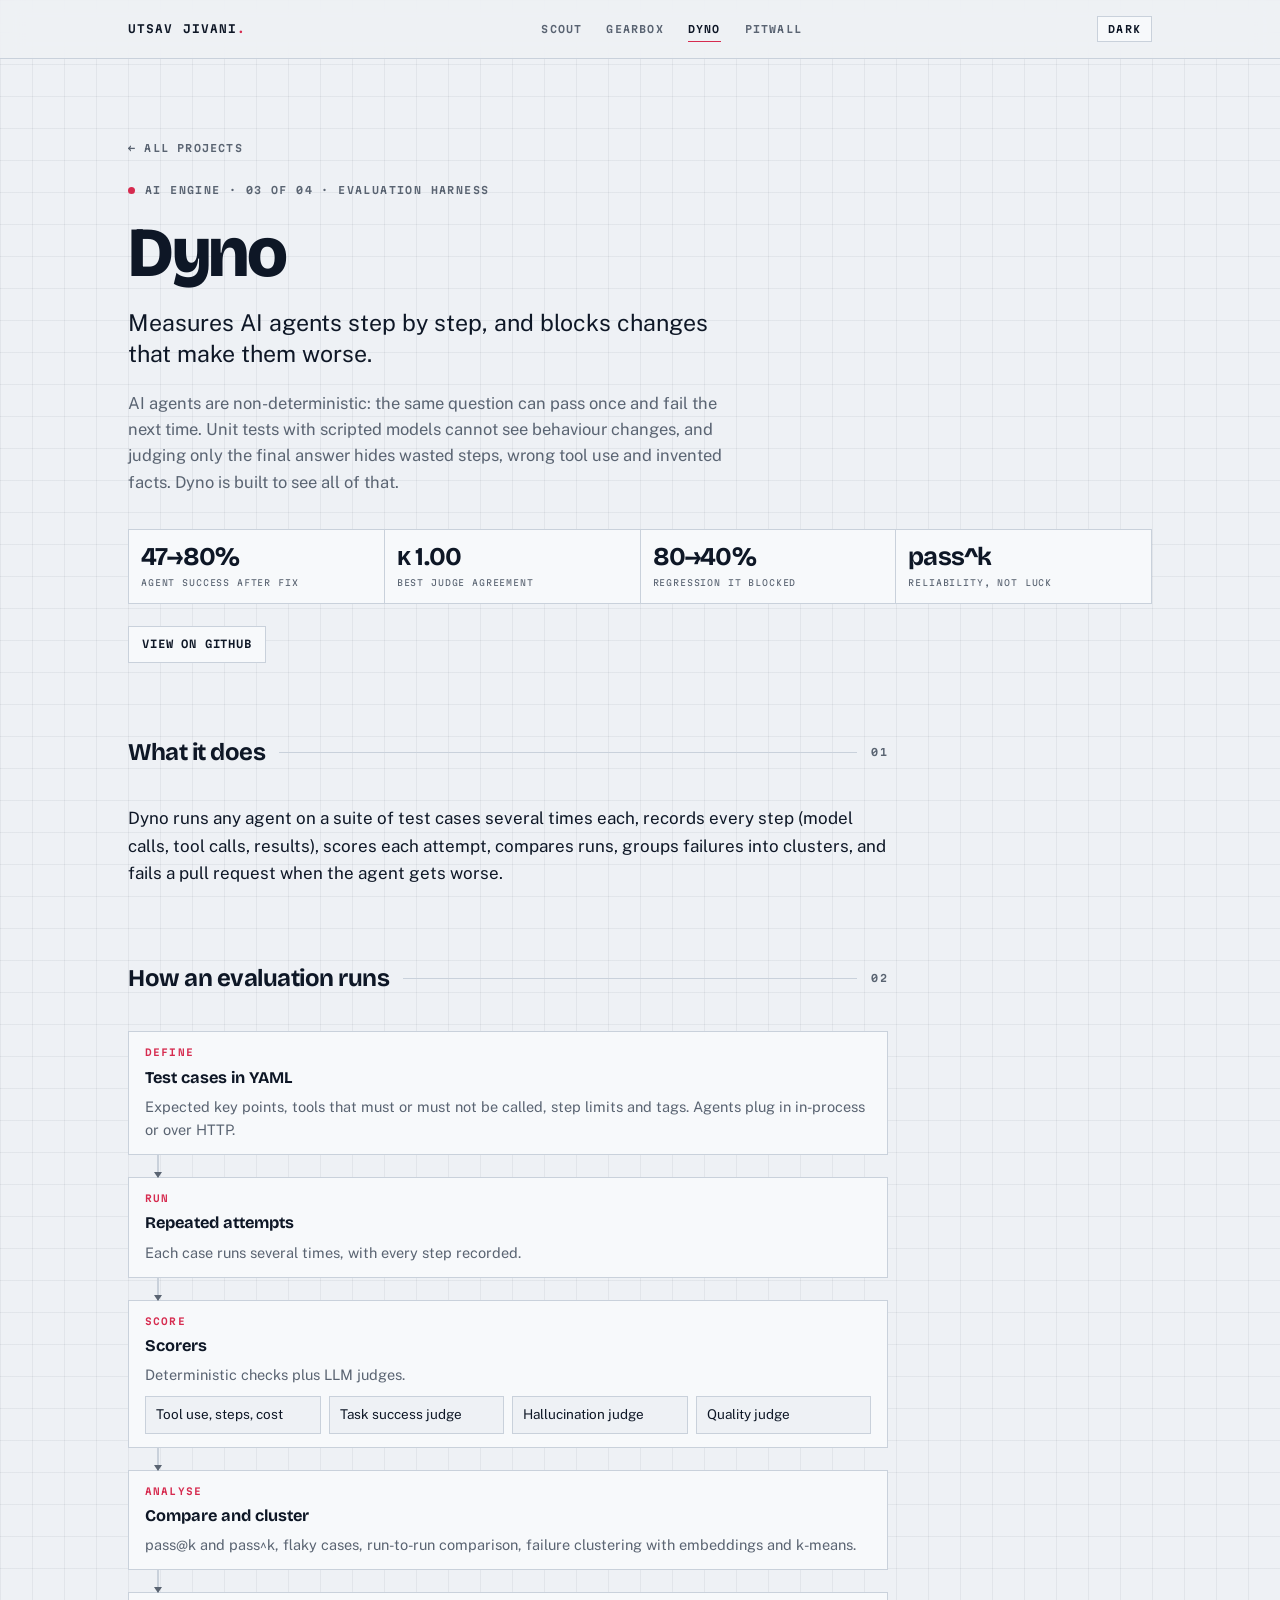
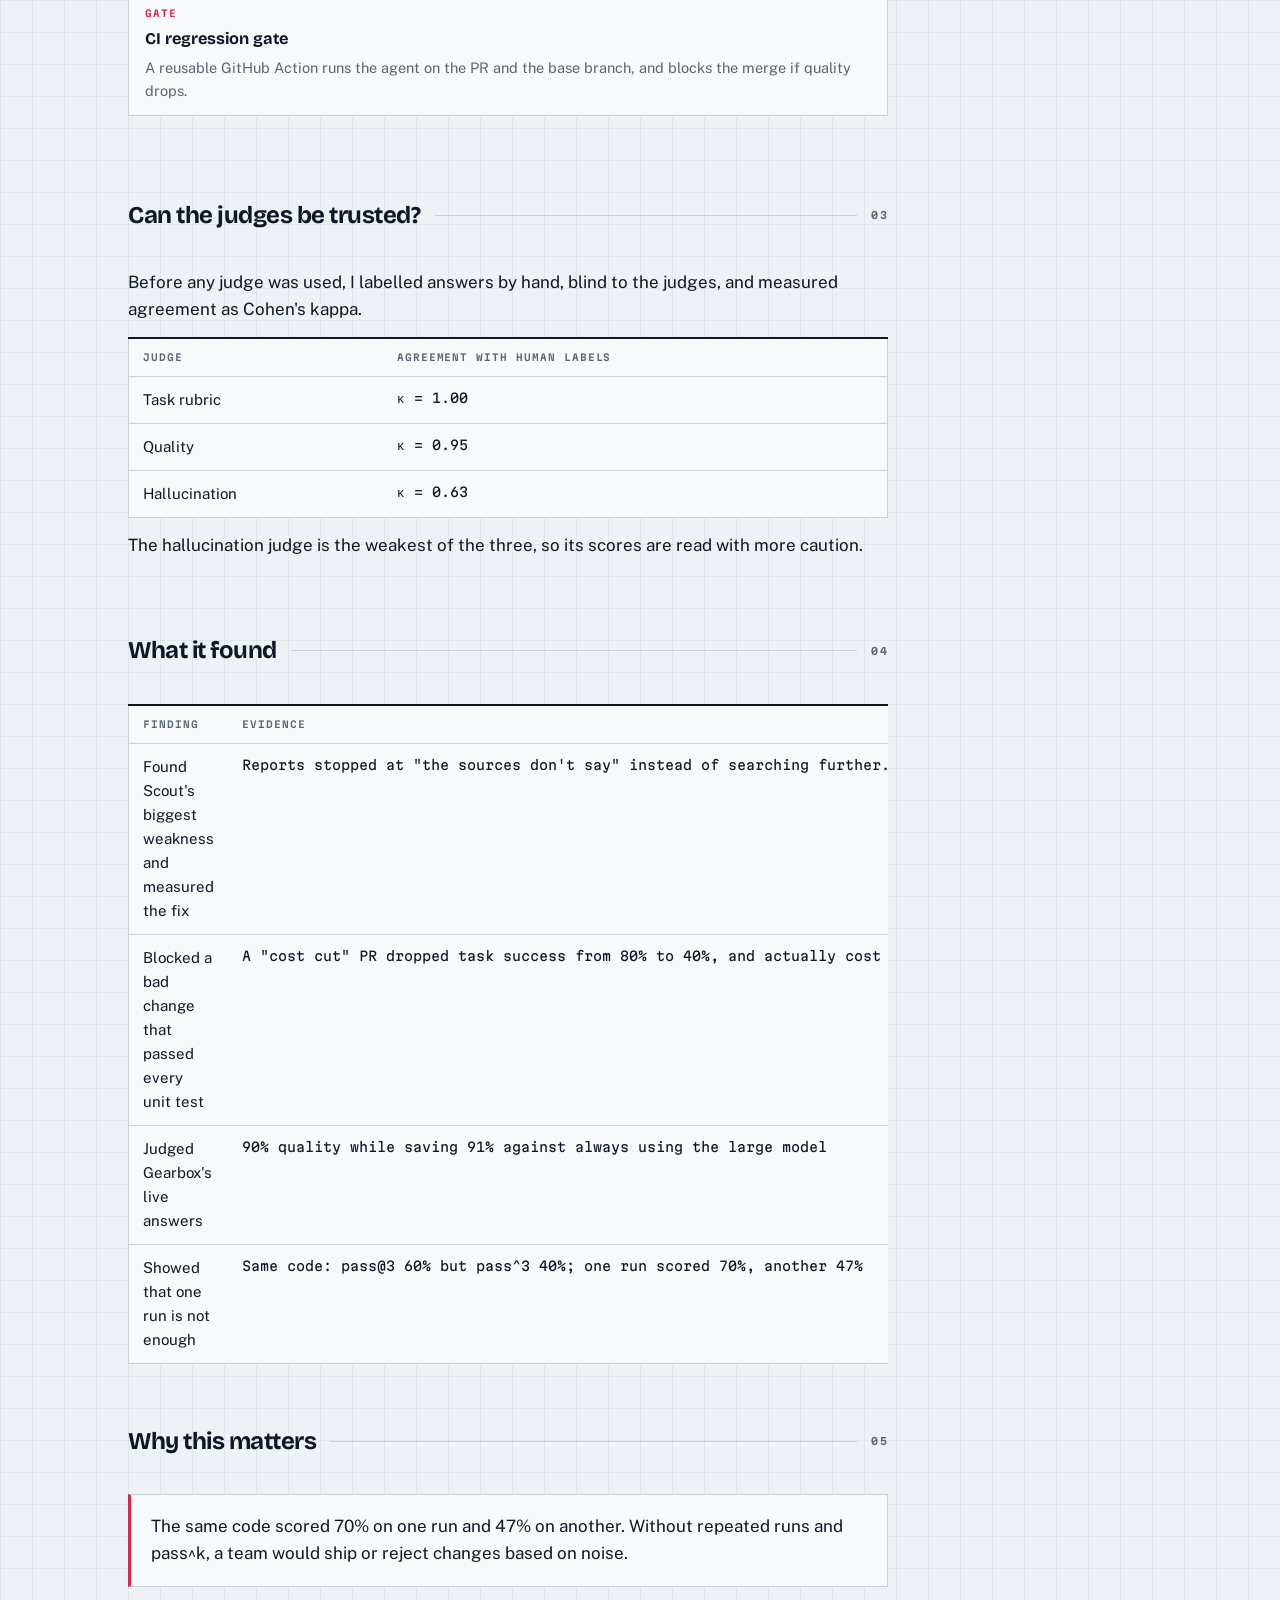
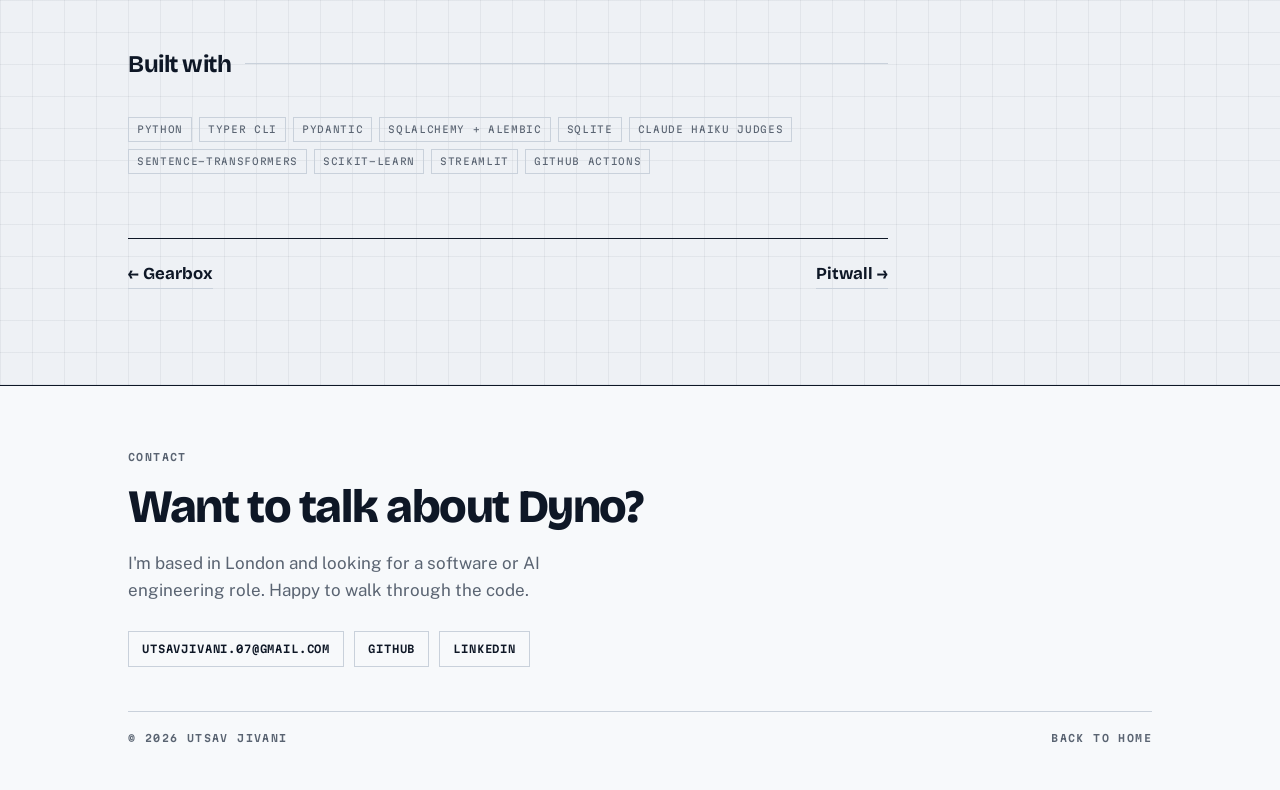
<file: dyno.html>
<!DOCTYPE html>
<html lang="en">
<head>
<meta charset="utf-8">
<meta name="viewport" content="width=device-width, initial-scale=1">
<title>Dyno: Evaluation harness | Utsav Jivani</title>
<meta name="description" content="Dyno, part of AI Engine by Utsav Jivani. Measures AI agents step by step, and blocks changes that make them worse.">
<link rel="preconnect" href="https://fonts.googleapis.com">
<link rel="preconnect" href="https://fonts.gstatic.com" crossorigin>
<link href="https://fonts.googleapis.com/css2?family=Bricolage+Grotesque:opsz,wght@12..96,500;12..96,700;12..96,800&family=Public+Sans:ital,wght@0,400;0,500;0,600;1,400&family=Martian+Mono:wght@400;600&display=swap" rel="stylesheet">
<link rel="stylesheet" href="style.css">
<script>try{var t=localStorage.getItem("theme");if(t)document.documentElement.dataset.theme=t;}catch(e){}</script>
</head>
<body>
<nav>
  <div class="wrap">
    <a class="mark" href="index.html">UTSAV JIVANI<span>.</span></a>
    <div class="navlinks cs-nav">
      <a href="scout.html">Scout</a><a href="gearbox.html">Gearbox</a><a href="dyno.html" style="color:var(--ink);border-color:var(--signal)">Dyno</a><a href="pitwall.html">Pitwall</a>
    </div>
    <button class="theme-btn" id="theme-btn" type="button">Dark</button>
  </div>
</nav>

<header class="cs-head">
  <div class="wrap">
    <a class="crumb" href="index.html#projects">&larr; All projects</a>
    <div class="eyebrow"><span class="dot"></span><span class="label">AI Engine · 03 of 04 · Evaluation harness</span></div>
    <h1>Dyno</h1>
    <p class="lede">Measures AI agents step by step, and blocks changes that make them worse.</p>
    <p class="summary">AI agents are non-deterministic: the same question can pass once and fail the next time. Unit tests with scripted models cannot see behaviour changes, and judging only the final answer hides wasted steps, wrong tool use and invented facts. Dyno is built to see all of that.</p>
    <div class="specs four"><div><b>47→80%</b><small>Agent success after fix</small></div><div><b>κ 1.00</b><small>Best judge agreement</small></div><div><b>80→40%</b><small>Regression it blocked</small></div><div><b>pass^k</b><small>Reliability, not luck</small></div></div>
    <div class="meta" style="margin-top:22px">
      <a href="https://github.com/Utsav0706/dyno" target="_blank" rel="noopener">View on GitHub</a>
    </div>
  </div>
</header>

<main class="wrap">
  <div class="cs-body">
    <section>
      <div class="shead"><h2>What it does</h2><div class="rule"></div><span class="label">01</span></div>
      <p>Dyno runs any agent on a suite of test cases several times each, records every step (model calls, tool calls, results), scores each attempt, compares runs, groups failures into clusters, and fails a pull request when the agent gets worse.</p>
    </section><section>
      <div class="shead"><h2>How an evaluation runs</h2><div class="rule"></div><span class="label">02</span></div>
      <div class="flow"><div class="step"><span class="k">Define</span><strong>Test cases in YAML</strong><p>Expected key points, tools that must or must not be called, step limits and tags. Agents plug in in-process or over HTTP.</p></div><div class="step"><span class="k">Run</span><strong>Repeated attempts</strong><p>Each case runs several times, with every step recorded.</p></div><div class="step"><span class="k">Score</span><strong>Scorers</strong><p>Deterministic checks plus LLM judges.</p><div class="par"><span>Tool use, steps, cost</span><span>Task success judge</span><span>Hallucination judge</span><span>Quality judge</span></div></div><div class="step"><span class="k">Analyse</span><strong>Compare and cluster</strong><p>pass@k and pass^k, flaky cases, run-to-run comparison, failure clustering with embeddings and k-means.</p></div><div class="step"><span class="k">Gate</span><strong>CI regression gate</strong><p>A reusable GitHub Action runs the agent on the PR and the base branch, and blocks the merge if quality drops.</p></div></div>
    </section><section>
      <div class="shead"><h2>Can the judges be trusted?</h2><div class="rule"></div><span class="label">03</span></div>
      <p>Before any judge was used, I labelled answers by hand, blind to the judges, and measured agreement as Cohen's kappa.</p><div class="tablewrap"><table class="res"><thead><tr><th>Judge</th><th>Agreement with human labels</th></tr></thead><tbody><tr><td>Task rubric</td><td class="n">κ = 1.00</td></tr><tr><td>Quality</td><td class="n">κ = 0.95</td></tr><tr><td>Hallucination</td><td class="n">κ = 0.63</td></tr></tbody></table></div><p style="margin-top:14px">The hallucination judge is the weakest of the three, so its scores are read with more caution.</p>
    </section><section>
      <div class="shead"><h2>What it found</h2><div class="rule"></div><span class="label">04</span></div>
      <div class="tablewrap"><table class="res"><thead><tr><th>Finding</th><th>Evidence</th></tr></thead><tbody><tr><td>Found Scout's biggest weakness and measured the fix</td><td class="n">Reports stopped at "the sources don't say" instead of searching further. After the fix: task success 47% → 80%, cases right every time 4/10 → 7/10, none got worse</td></tr><tr><td>Blocked a bad change that passed every unit test</td><td class="n">A "cost cut" PR dropped task success from 80% to 40%, and actually cost 26% more per question</td></tr><tr><td>Judged Gearbox's live answers</td><td class="n">90% quality while saving 91% against always using the large model</td></tr><tr><td>Showed that one run is not enough</td><td class="n">Same code: pass@3 60% but pass^3 40%; one run scored 70%, another 47%</td></tr></tbody></table></div>
    </section><section>
      <div class="shead"><h2>Why this matters</h2><div class="rule"></div><span class="label">05</span></div>
      <div class="callout"><p>The same code scored 70% on one run and 47% on another. Without repeated runs and pass^k, a team would ship or reject changes based on noise.</p></div>
    </section>
    <section>
      <div class="shead"><h2>Built with</h2><div class="rule"></div></div>
      <div class="tags"><b>Python</b><b>Typer CLI</b><b>Pydantic</b><b>SQLAlchemy + Alembic</b><b>SQLite</b><b>Claude Haiku judges</b><b>sentence-transformers</b><b>scikit-learn</b><b>Streamlit</b><b>GitHub Actions</b></div>
    </section>
    <div class="next">
      <a href="gearbox.html">&larr; Gearbox</a>
      <a href="pitwall.html">Pitwall &rarr;</a>
    </div>
  </div>
</main>

<footer id="contact">
  <div class="wrap">
    <span class="label">Contact</span>
    <h2>Want to talk about Dyno?</h2>
    <p>I'm based in London and looking for a software or AI engineering role. Happy to walk through the code.</p>
    <div class="meta">
      <a href="mailto:utsavjivani.07@gmail.com">utsavjivani.07@gmail.com</a>
      <a href="https://github.com/Utsav0706" target="_blank" rel="noopener">GitHub</a>
      <a href="https://www.linkedin.com/in/utsavjivani07" target="_blank" rel="noopener">LinkedIn</a>
    </div>
    <div class="colophon"><span class="label">© 2026 Utsav Jivani</span><a class="label" href="index.html" style="text-decoration:none">Back to home</a></div>
  </div>
</footer>
<script src="theme.js"></script>
</body>
</html>
</file>
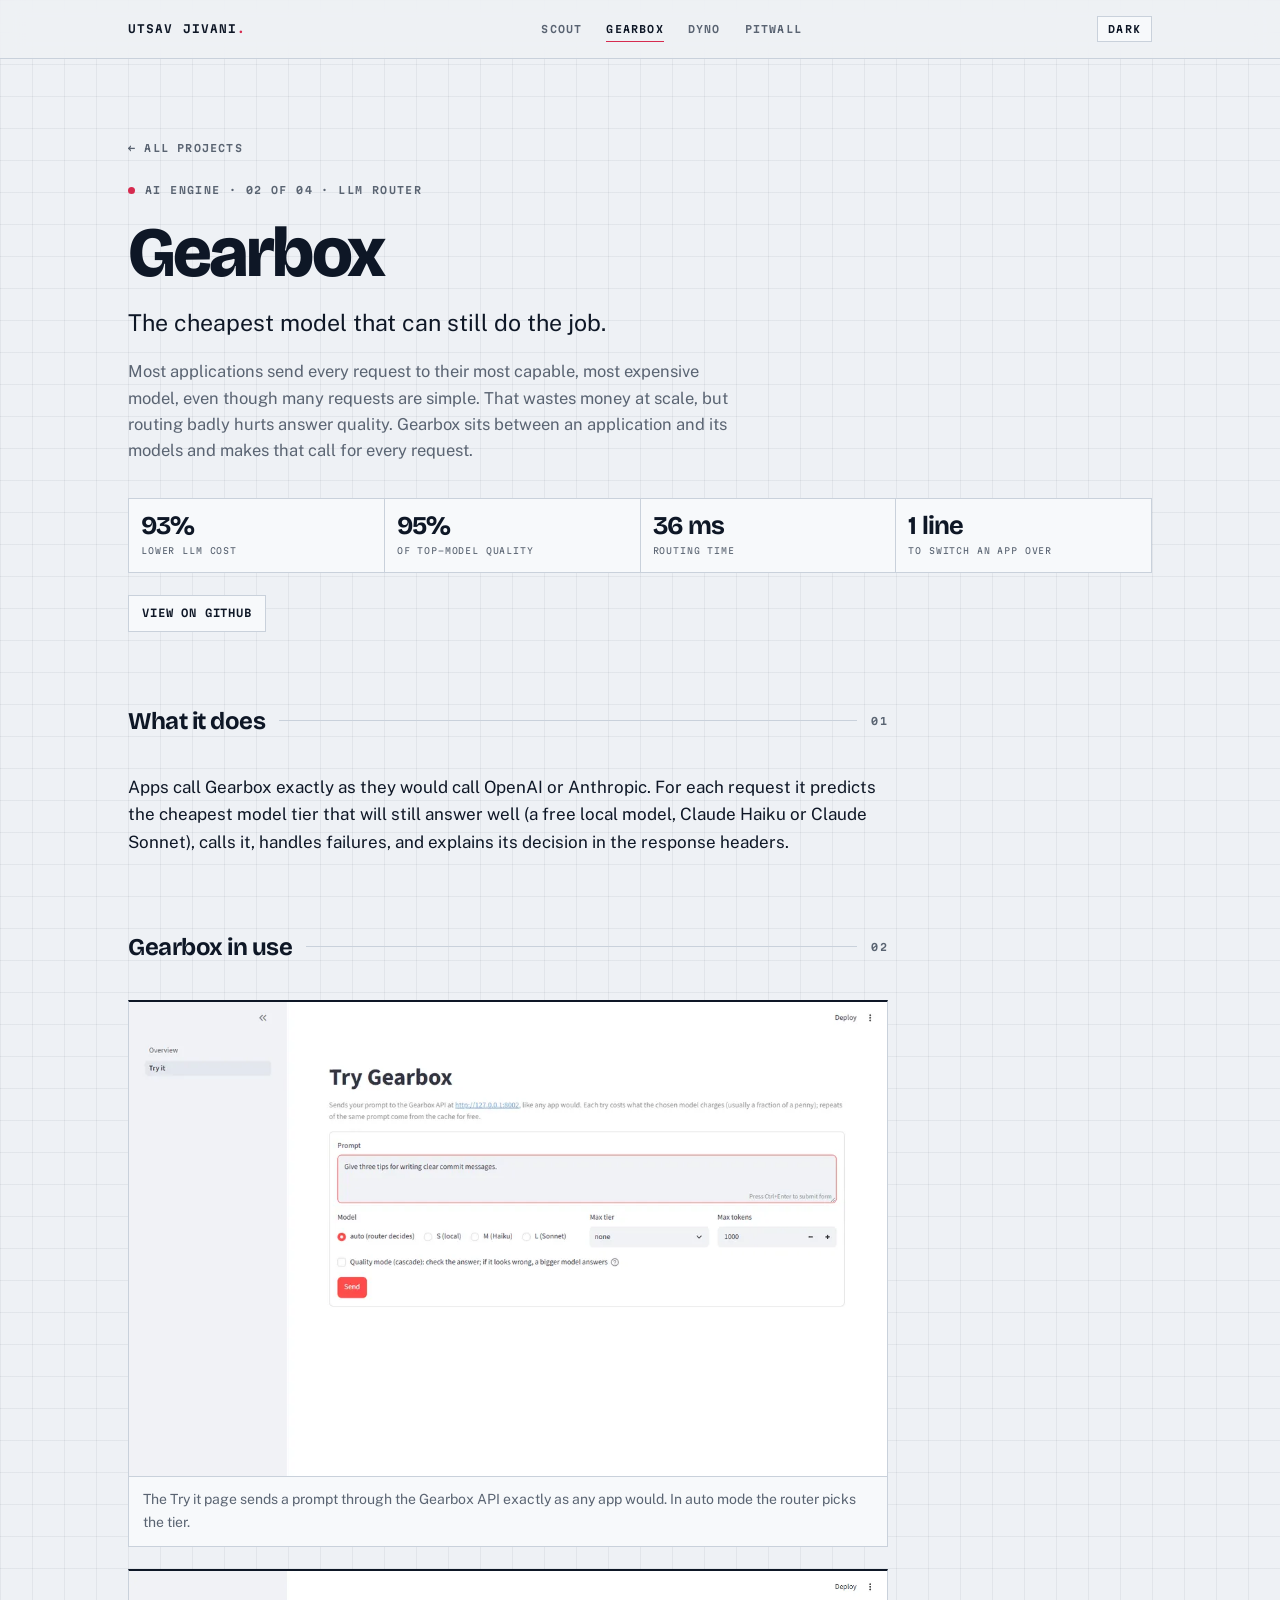
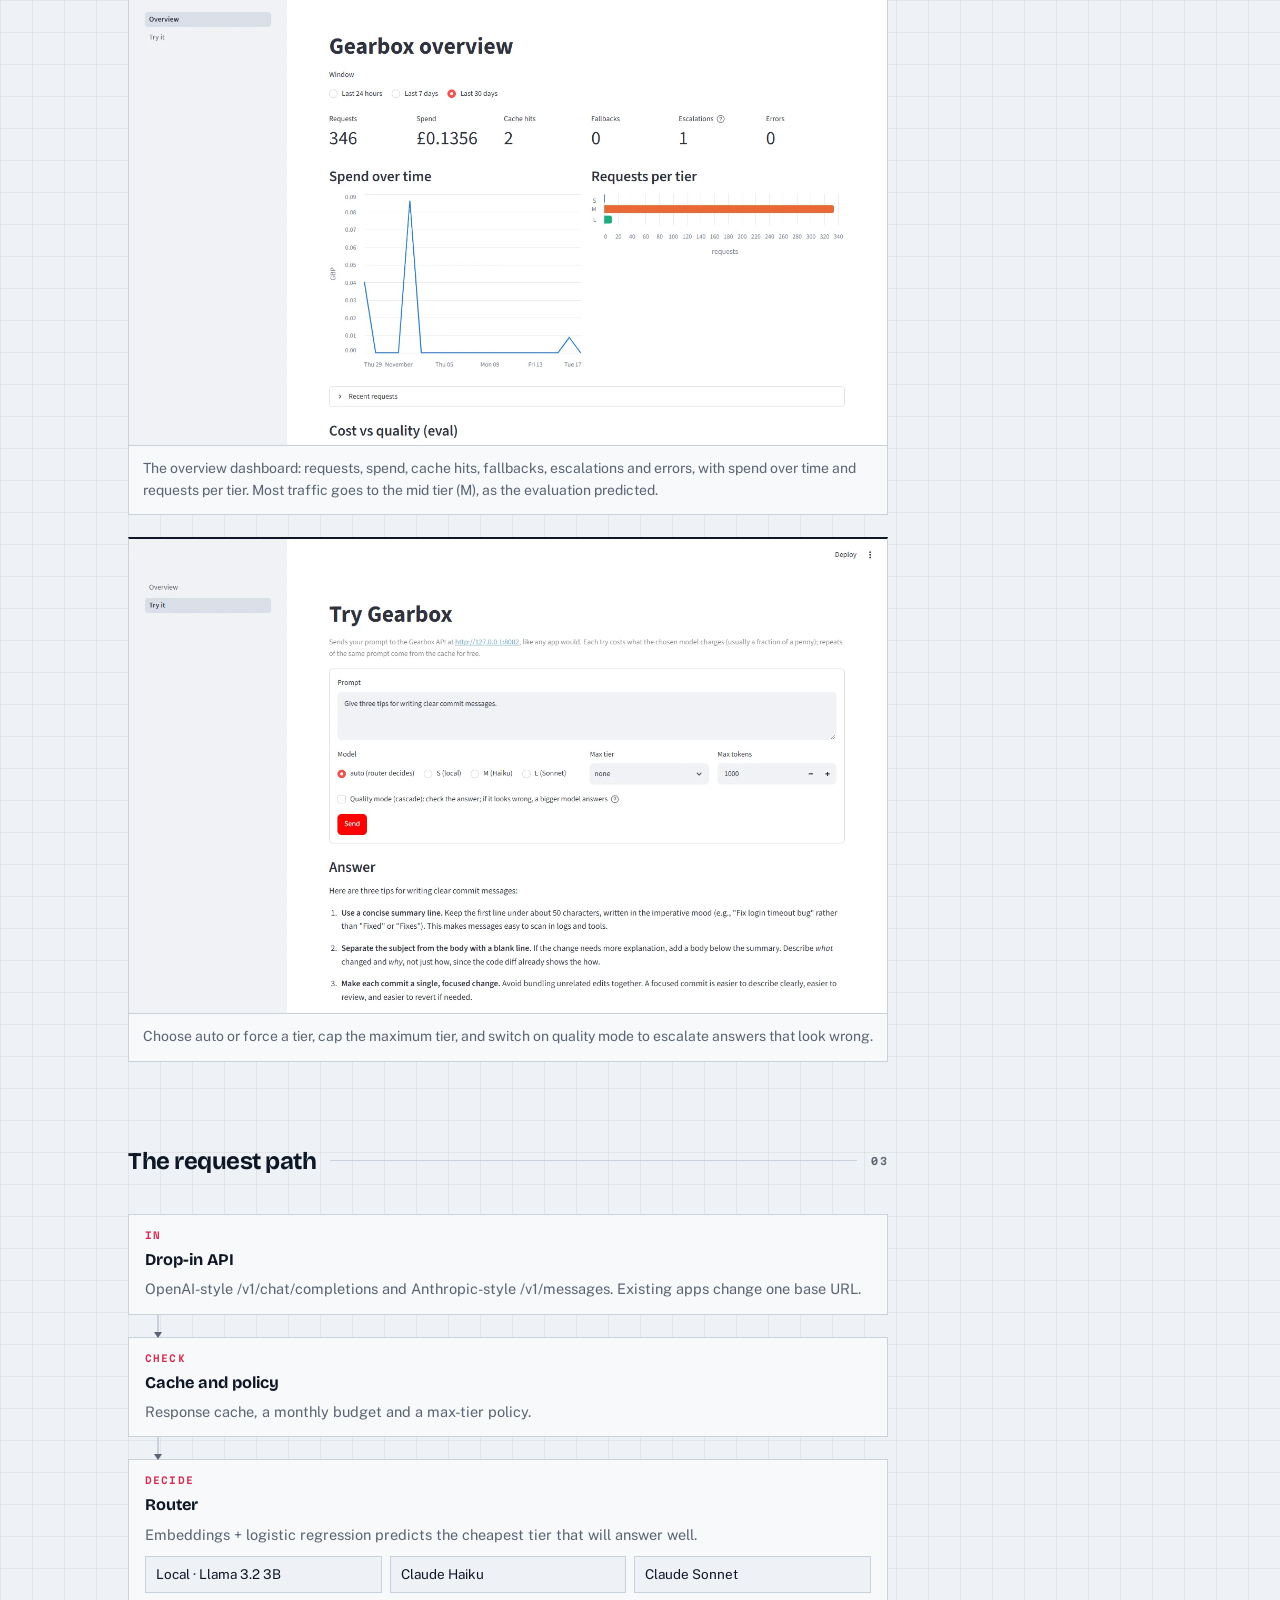
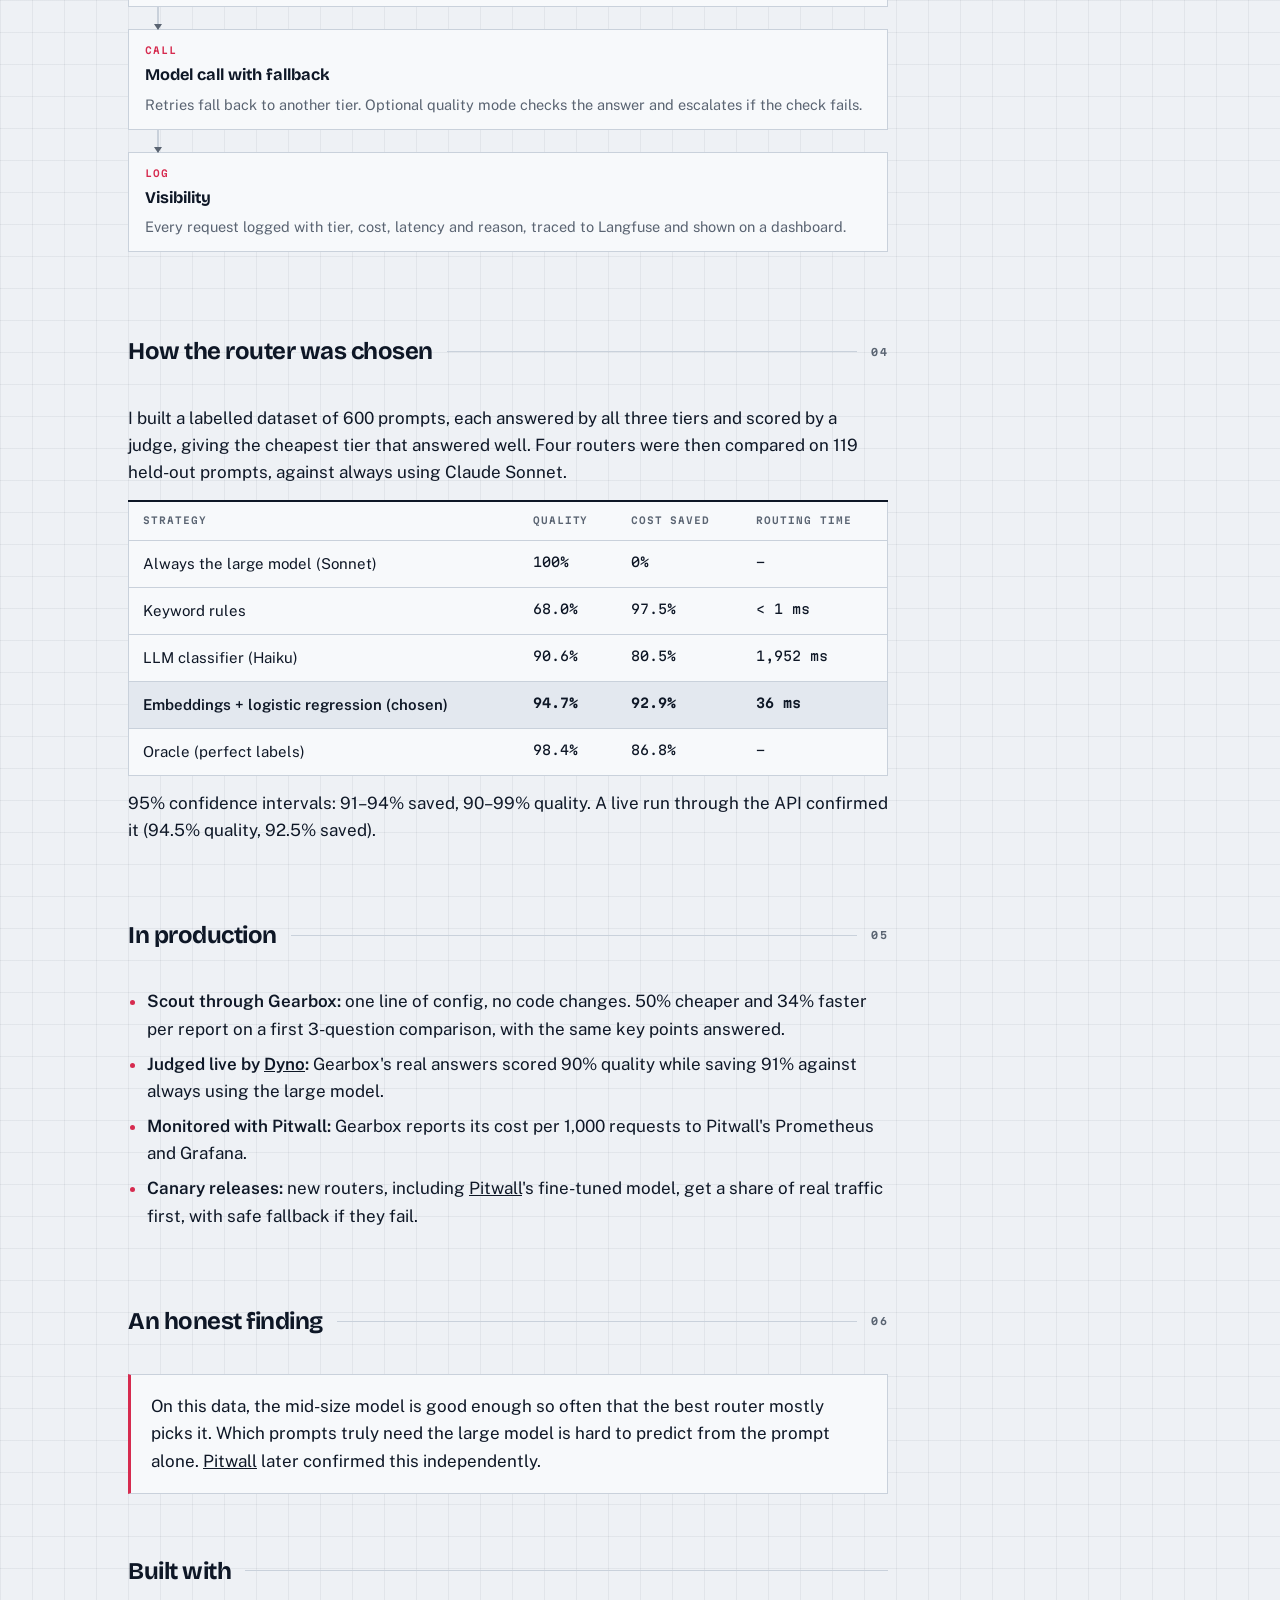
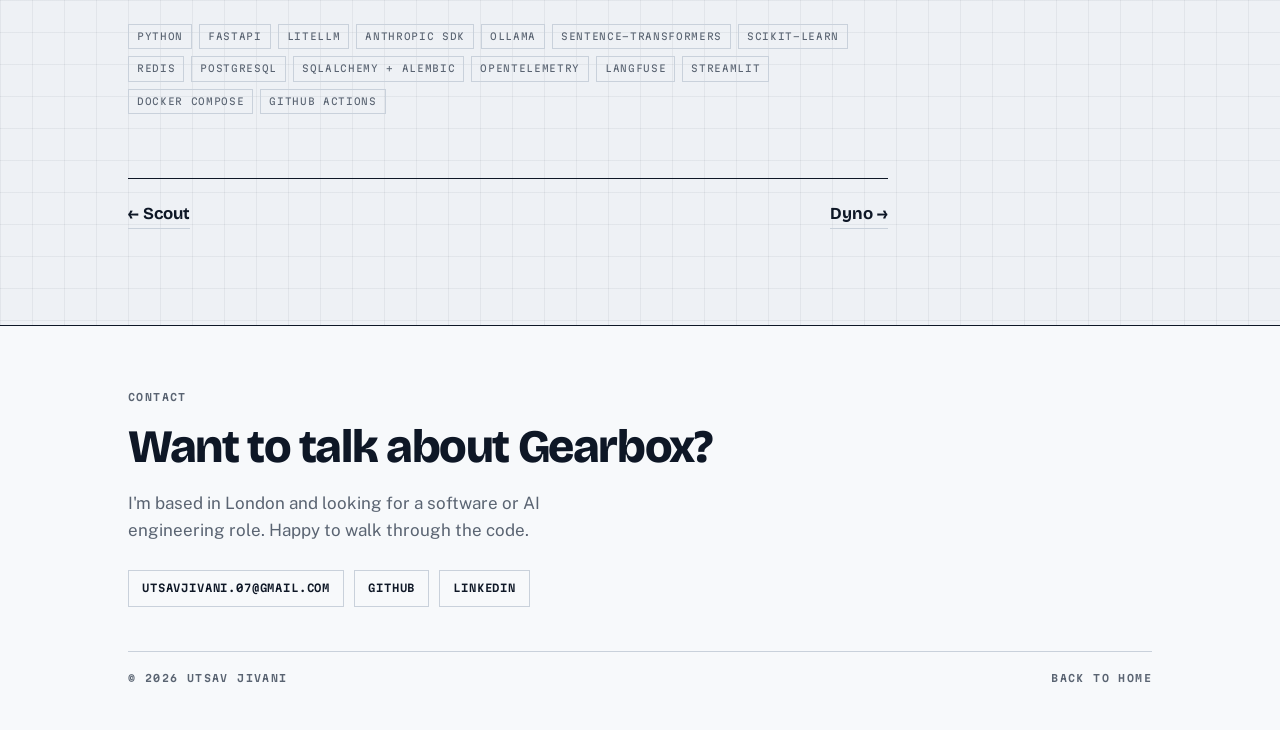
<file: gearbox.html>
<!DOCTYPE html>
<html lang="en">
<head>
<meta charset="utf-8">
<meta name="viewport" content="width=device-width, initial-scale=1">
<title>Gearbox: LLM router | Utsav Jivani</title>
<meta name="description" content="Gearbox, part of AI Engine by Utsav Jivani. The cheapest model that can still do the job.">
<link rel="preconnect" href="https://fonts.googleapis.com">
<link rel="preconnect" href="https://fonts.gstatic.com" crossorigin>
<link href="https://fonts.googleapis.com/css2?family=Bricolage+Grotesque:opsz,wght@12..96,500;12..96,700;12..96,800&family=Public+Sans:ital,wght@0,400;0,500;0,600;1,400&family=Martian+Mono:wght@400;600&display=swap" rel="stylesheet">
<link rel="stylesheet" href="style.css">
<script>try{var t=localStorage.getItem("theme");if(t)document.documentElement.dataset.theme=t;}catch(e){}</script>
</head>
<body>
<nav>
  <div class="wrap">
    <a class="mark" href="index.html">UTSAV JIVANI<span>.</span></a>
    <div class="navlinks cs-nav">
      <a href="scout.html">Scout</a><a href="gearbox.html" style="color:var(--ink);border-color:var(--signal)">Gearbox</a><a href="dyno.html">Dyno</a><a href="pitwall.html">Pitwall</a>
    </div>
    <button class="theme-btn" id="theme-btn" type="button">Dark</button>
  </div>
</nav>

<header class="cs-head">
  <div class="wrap">
    <a class="crumb" href="index.html#projects">&larr; All projects</a>
    <div class="eyebrow"><span class="dot"></span><span class="label">AI Engine · 02 of 04 · LLM router</span></div>
    <h1>Gearbox</h1>
    <p class="lede">The cheapest model that can still do the job.</p>
    <p class="summary">Most applications send every request to their most capable, most expensive model, even though many requests are simple. That wastes money at scale, but routing badly hurts answer quality. Gearbox sits between an application and its models and makes that call for every request.</p>
    <div class="specs four"><div><b>93%</b><small>Lower LLM cost</small></div><div><b>95%</b><small>Of top-model quality</small></div><div><b>36 ms</b><small>Routing time</small></div><div><b>1 line</b><small>To switch an app over</small></div></div>
    <div class="meta" style="margin-top:22px">
      <a href="https://github.com/Utsav0706/gearbox" target="_blank" rel="noopener">View on GitHub</a>
    </div>
  </div>
</header>

<main class="wrap">
  <div class="cs-body">
    <section>
      <div class="shead"><h2>What it does</h2><div class="rule"></div><span class="label">01</span></div>
      <p>Apps call Gearbox exactly as they would call OpenAI or Anthropic. For each request it predicts the cheapest model tier that will still answer well (a free local model, Claude Haiku or Claude Sonnet), calls it, handles failures, and explains its decision in the response headers.</p>
    </section><section>
      <div class="shead"><h2>Gearbox in use</h2><div class="rule"></div><span class="label">02</span></div>
      <figure class="shot">
  <video autoplay muted loop playsinline preload="metadata" poster="assets/gearbox/try-it-poster.webp" aria-label="Sending a prompt through Gearbox's Try it page">
    <source src="assets/gearbox/try-it.mp4" type="video/mp4">
  </video>
  <figcaption>The Try it page sends a prompt through the Gearbox API exactly as any app would. In auto mode the router picks the tier.</figcaption>
</figure><figure class="shot">
  <img src="assets/gearbox/overview.webp" width="1440" height="900" loading="lazy" alt="Gearbox overview dashboard showing 346 requests, £0.1356 spend and most requests routed to the mid tier">
  <figcaption>The overview dashboard: requests, spend, cache hits, fallbacks, escalations and errors, with spend over time and requests per tier. Most traffic goes to the mid tier (M), as the evaluation predicted.</figcaption>
</figure><figure class="shot">
  <img src="assets/gearbox/try-it-result.webp" width="1440" height="900" loading="lazy" alt="Gearbox Try it page with model tier options and the answer to a prompt">
  <figcaption>Choose auto or force a tier, cap the maximum tier, and switch on quality mode to escalate answers that look wrong.</figcaption>
</figure>
    </section><section>
      <div class="shead"><h2>The request path</h2><div class="rule"></div><span class="label">03</span></div>
      <div class="flow"><div class="step"><span class="k">In</span><strong>Drop-in API</strong><p>OpenAI-style /v1/chat/completions and Anthropic-style /v1/messages. Existing apps change one base URL.</p></div><div class="step"><span class="k">Check</span><strong>Cache and policy</strong><p>Response cache, a monthly budget and a max-tier policy.</p></div><div class="step"><span class="k">Decide</span><strong>Router</strong><p>Embeddings + logistic regression predicts the cheapest tier that will answer well.</p><div class="par"><span>Local · Llama 3.2 3B</span><span>Claude Haiku</span><span>Claude Sonnet</span></div></div><div class="step"><span class="k">Call</span><strong>Model call with fallback</strong><p>Retries fall back to another tier. Optional quality mode checks the answer and escalates if the check fails.</p></div><div class="step"><span class="k">Log</span><strong>Visibility</strong><p>Every request logged with tier, cost, latency and reason, traced to Langfuse and shown on a dashboard.</p></div></div>
    </section><section>
      <div class="shead"><h2>How the router was chosen</h2><div class="rule"></div><span class="label">04</span></div>
      <p>I built a labelled dataset of 600 prompts, each answered by all three tiers and scored by a judge, giving the cheapest tier that answered well. Four routers were then compared on 119 held-out prompts, against always using Claude Sonnet.</p><div class="tablewrap"><table class="res"><thead><tr><th>Strategy</th><th>Quality</th><th>Cost saved</th><th>Routing time</th></tr></thead><tbody><tr><td>Always the large model (Sonnet)</td><td class="n">100%</td><td class="n">0%</td><td class="n">–</td></tr><tr><td>Keyword rules</td><td class="n">68.0%</td><td class="n">97.5%</td><td class="n">&lt; 1 ms</td></tr><tr><td>LLM classifier (Haiku)</td><td class="n">90.6%</td><td class="n">80.5%</td><td class="n">1,952 ms</td></tr><tr class="pick"><td>Embeddings + logistic regression (chosen)</td><td class="n">94.7%</td><td class="n">92.9%</td><td class="n">36 ms</td></tr><tr><td>Oracle (perfect labels)</td><td class="n">98.4%</td><td class="n">86.8%</td><td class="n">–</td></tr></tbody></table></div><p style="margin-top:14px">95% confidence intervals: 91–94% saved, 90–99% quality. A live run through the API confirmed it (94.5% quality, 92.5% saved).</p>
    </section><section>
      <div class="shead"><h2>In production</h2><div class="rule"></div><span class="label">05</span></div>
      <ul>
<li><b>Scout through Gearbox:</b> one line of config, no code changes. 50% cheaper and 34% faster per report on a first 3-question comparison, with the same key points answered.</li>
<li><b>Judged live by <a href="dyno.html">Dyno</a>:</b> Gearbox's real answers scored 90% quality while saving 91% against always using the large model.</li>
<li><b>Monitored with Pitwall:</b> Gearbox reports its cost per 1,000 requests to Pitwall's Prometheus and Grafana.</li>
<li><b>Canary releases:</b> new routers, including <a href="pitwall.html">Pitwall</a>'s fine-tuned model, get a share of real traffic first, with safe fallback if they fail.</li>
</ul>
    </section><section>
      <div class="shead"><h2>An honest finding</h2><div class="rule"></div><span class="label">06</span></div>
      <div class="callout"><p>On this data, the mid-size model is good enough so often that the best router mostly picks it. Which prompts truly need the large model is hard to predict from the prompt alone. <a href="pitwall.html">Pitwall</a> later confirmed this independently.</p></div>
    </section>
    <section>
      <div class="shead"><h2>Built with</h2><div class="rule"></div></div>
      <div class="tags"><b>Python</b><b>FastAPI</b><b>LiteLLM</b><b>Anthropic SDK</b><b>Ollama</b><b>sentence-transformers</b><b>scikit-learn</b><b>Redis</b><b>PostgreSQL</b><b>SQLAlchemy + Alembic</b><b>OpenTelemetry</b><b>Langfuse</b><b>Streamlit</b><b>Docker Compose</b><b>GitHub Actions</b></div>
    </section>
    <div class="next">
      <a href="scout.html">&larr; Scout</a>
      <a href="dyno.html">Dyno &rarr;</a>
    </div>
  </div>
</main>

<footer id="contact">
  <div class="wrap">
    <span class="label">Contact</span>
    <h2>Want to talk about Gearbox?</h2>
    <p>I'm based in London and looking for a software or AI engineering role. Happy to walk through the code.</p>
    <div class="meta">
      <a href="mailto:utsavjivani.07@gmail.com">utsavjivani.07@gmail.com</a>
      <a href="https://github.com/Utsav0706" target="_blank" rel="noopener">GitHub</a>
      <a href="https://www.linkedin.com/in/utsavjivani07" target="_blank" rel="noopener">LinkedIn</a>
    </div>
    <div class="colophon"><span class="label">© 2026 Utsav Jivani</span><a class="label" href="index.html" style="text-decoration:none">Back to home</a></div>
  </div>
</footer>
<script src="theme.js"></script>
</body>
</html>
</file>
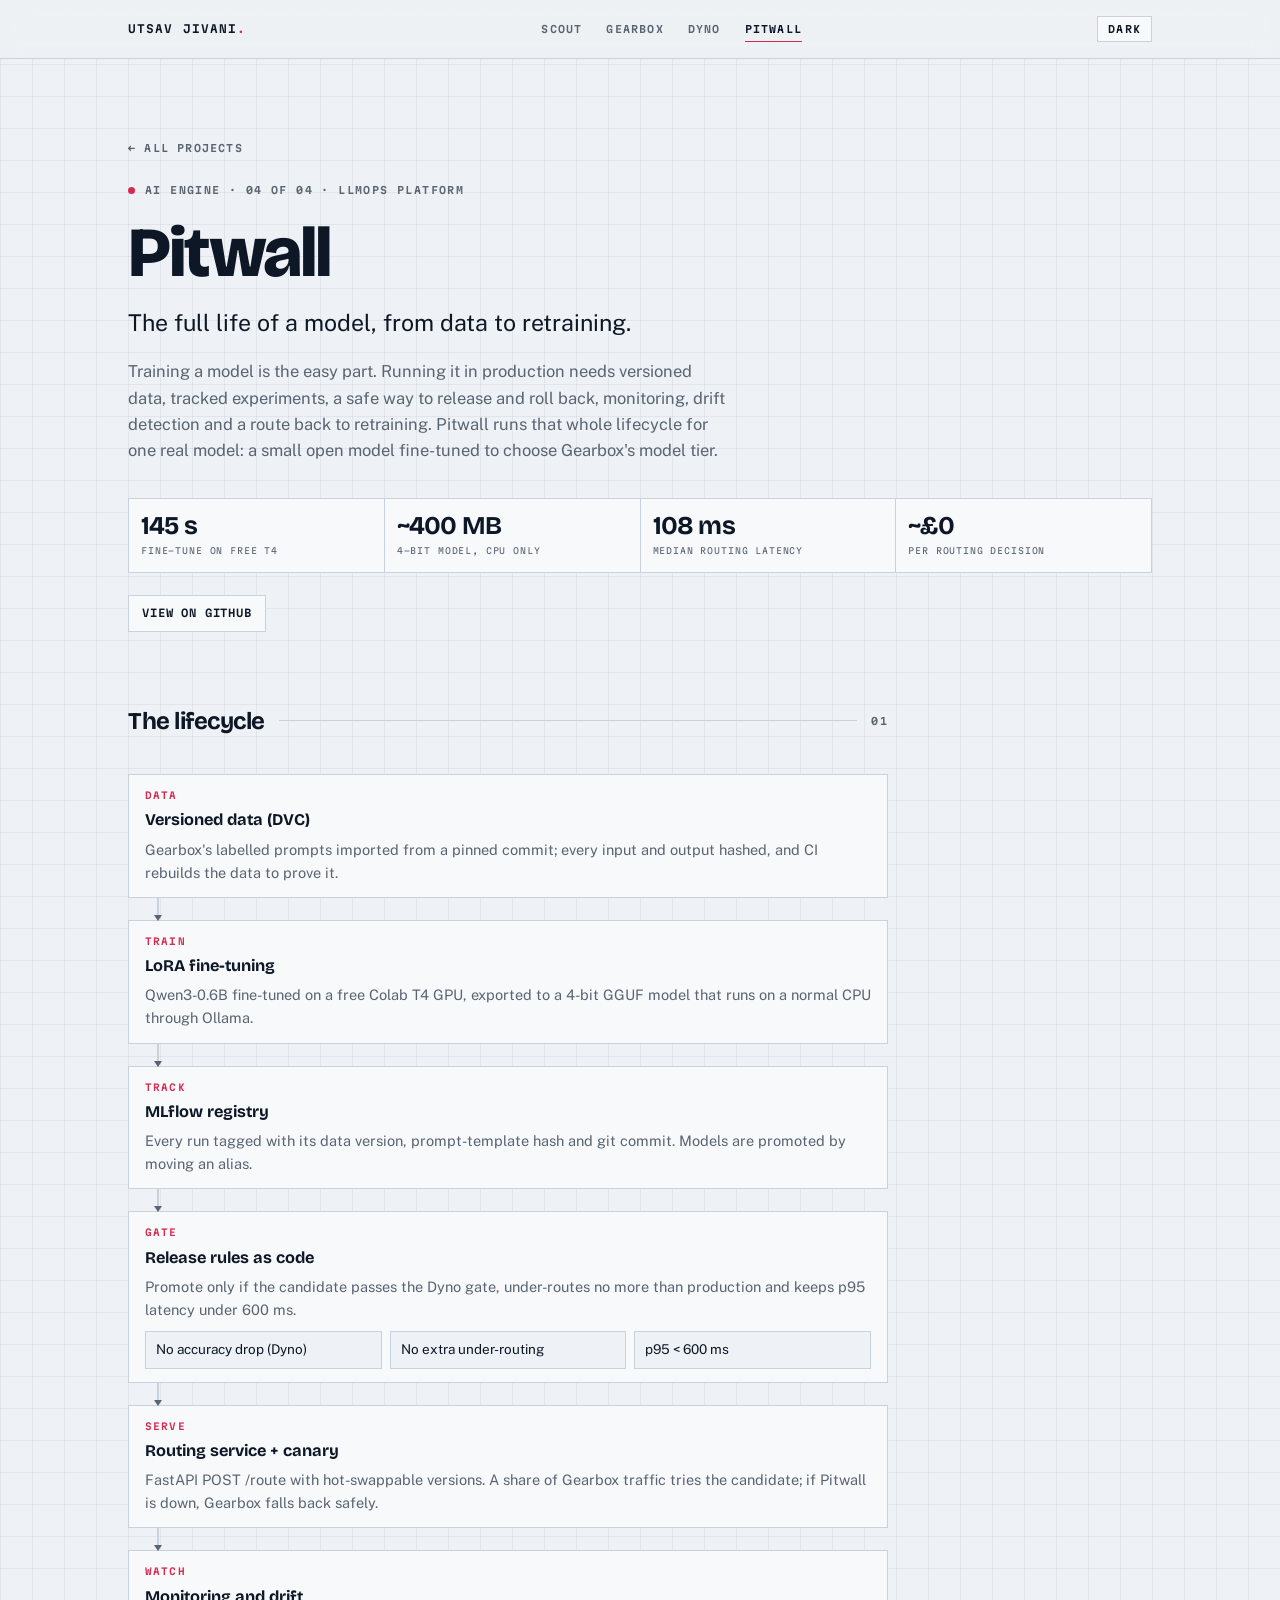
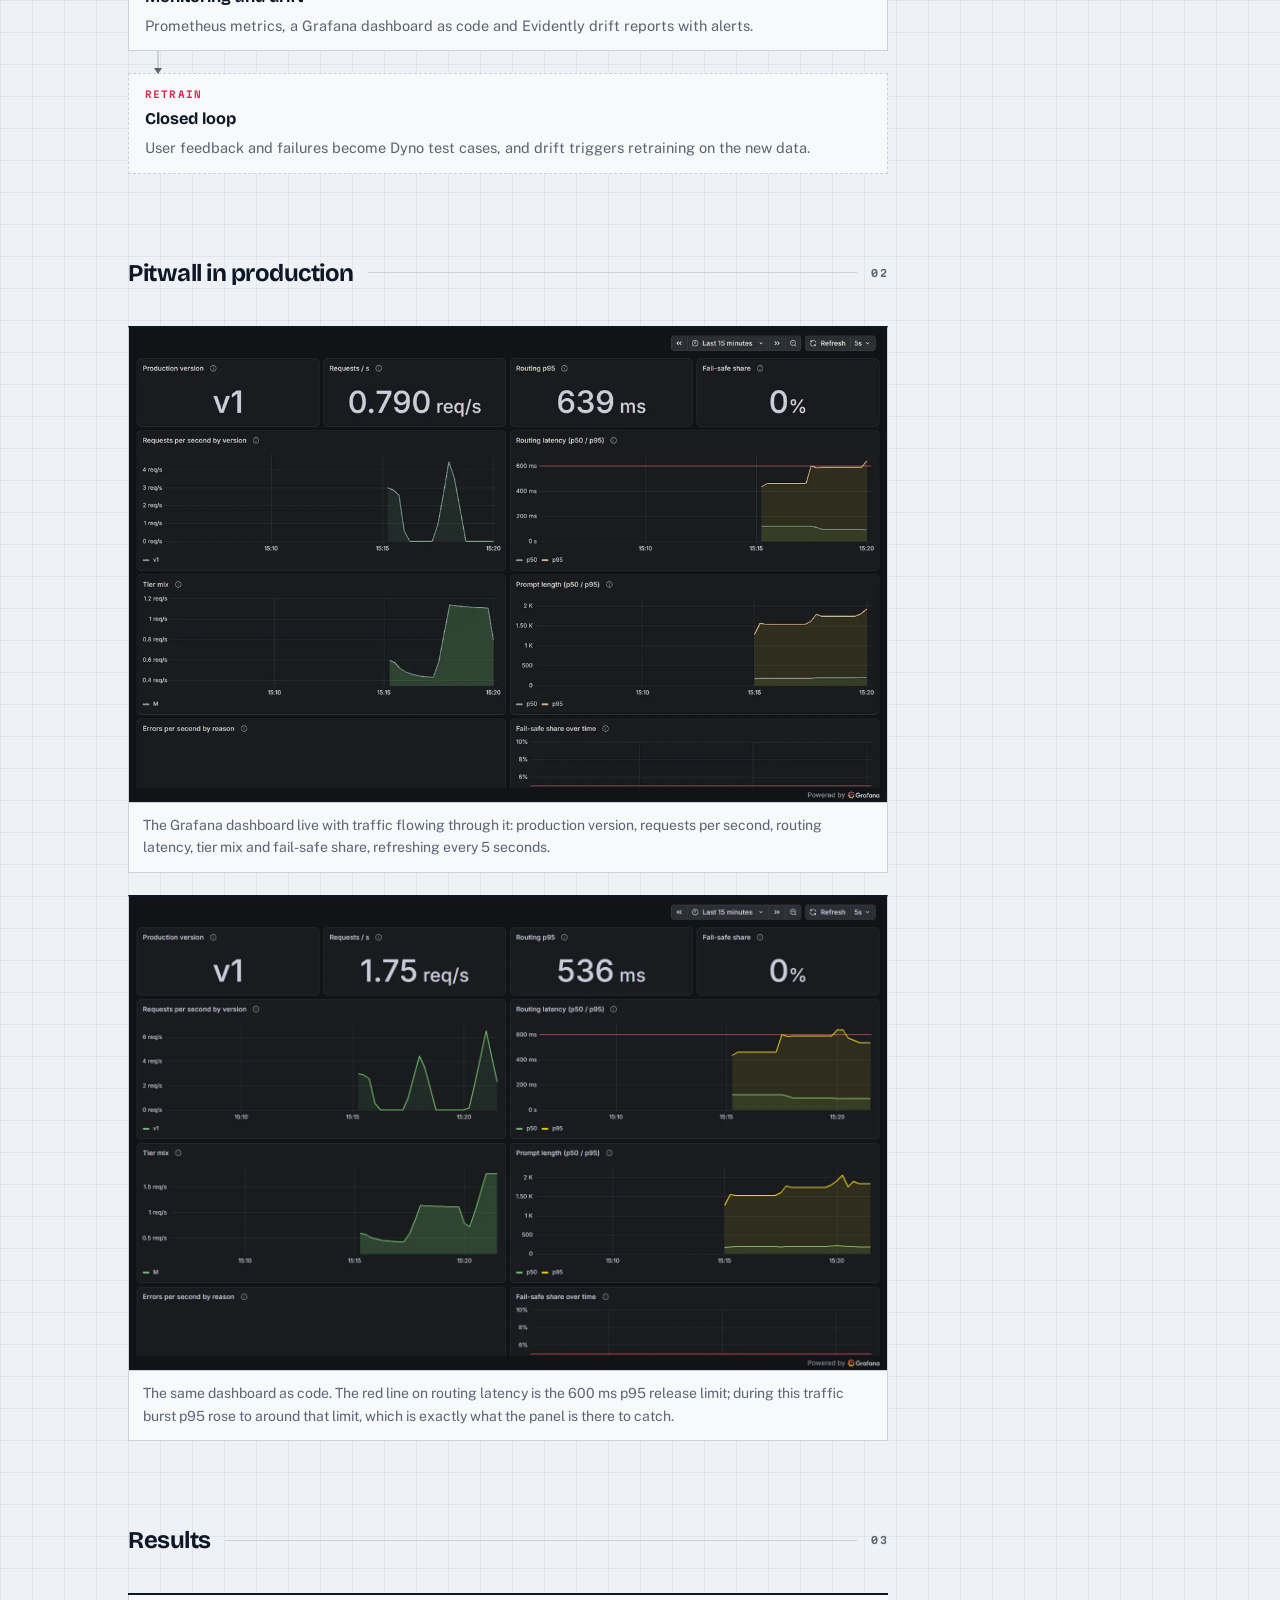
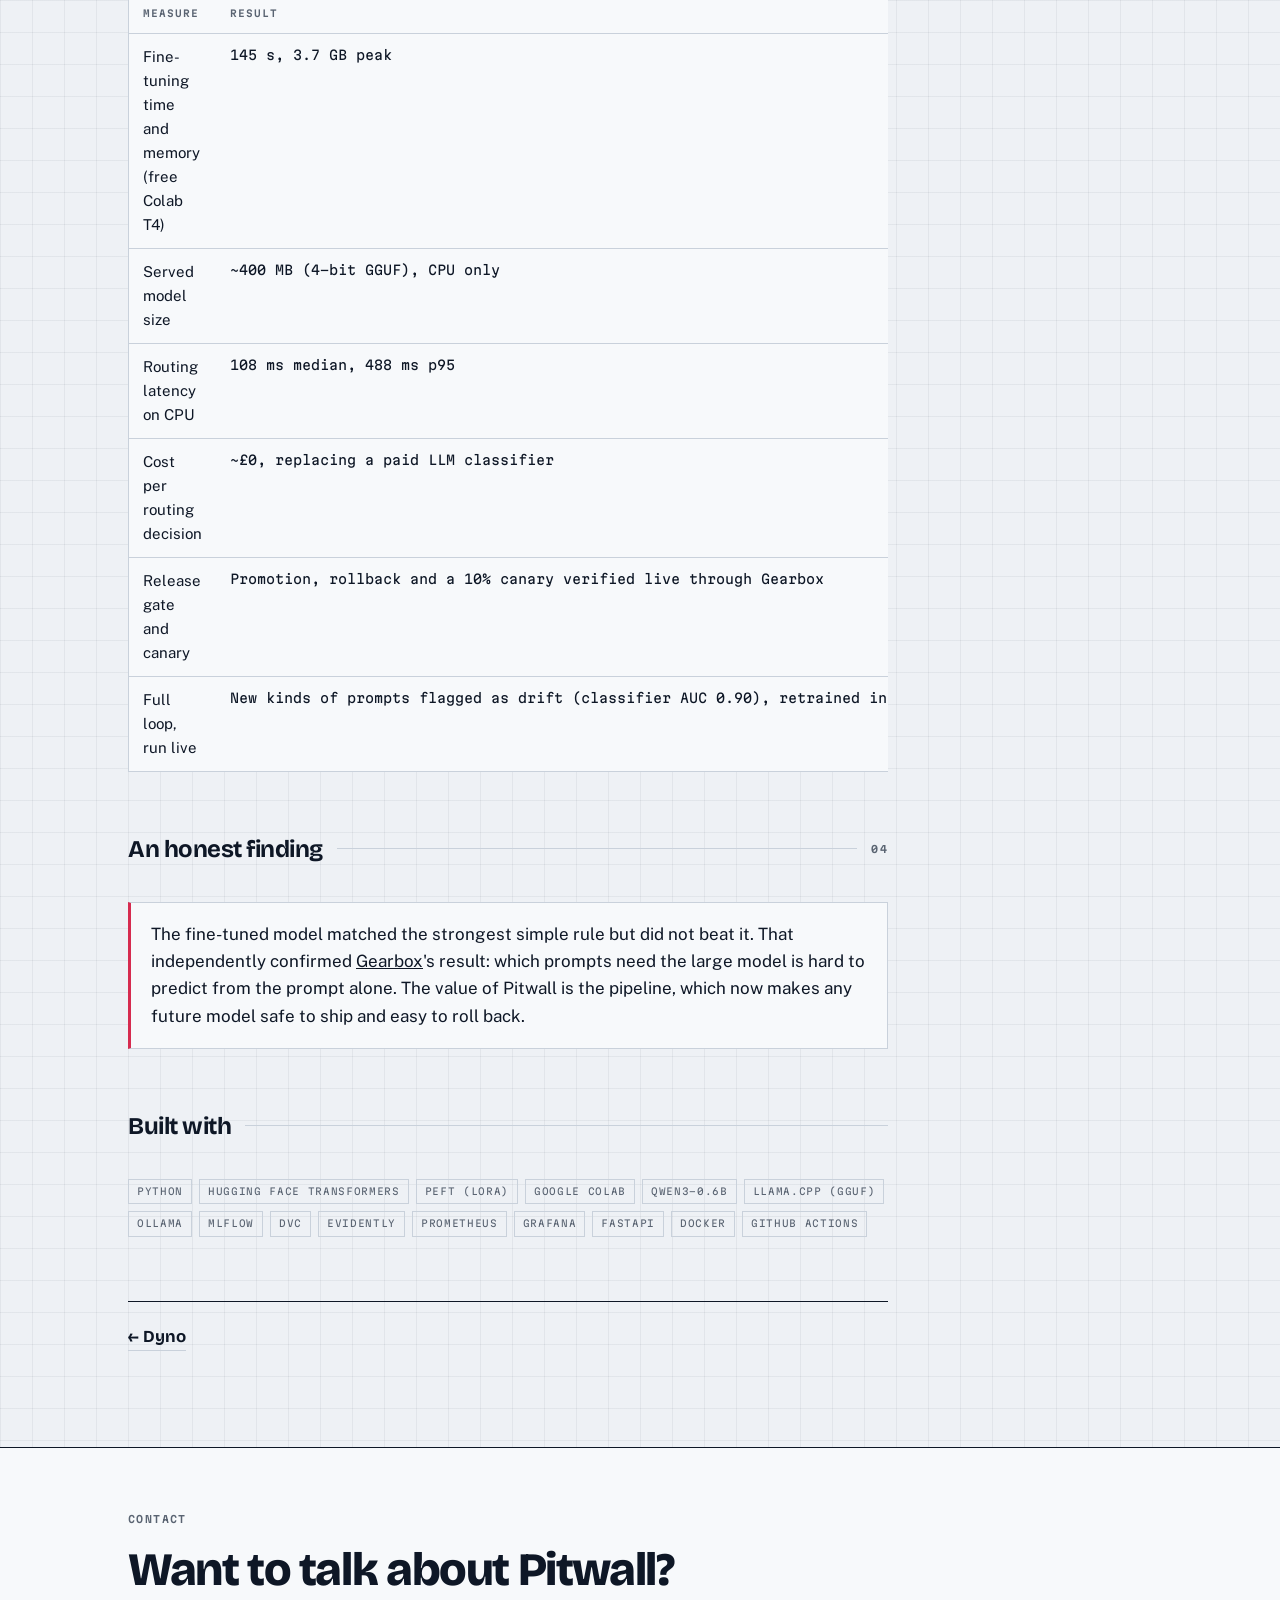
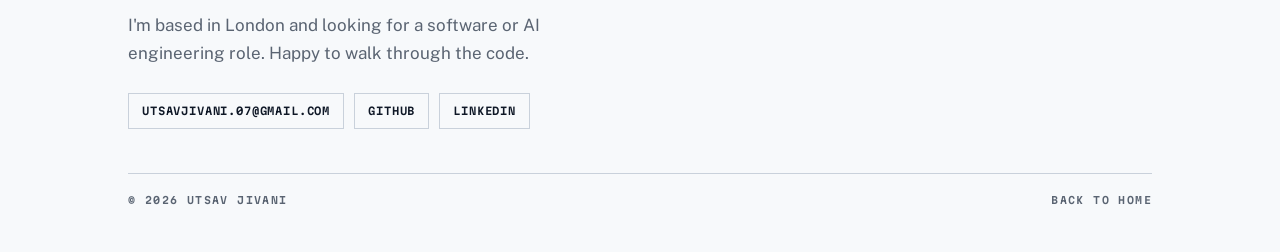
<file: pitwall.html>
<!DOCTYPE html>
<html lang="en">
<head>
<meta charset="utf-8">
<meta name="viewport" content="width=device-width, initial-scale=1">
<title>Pitwall: LLMOps platform | Utsav Jivani</title>
<meta name="description" content="Pitwall, part of AI Engine by Utsav Jivani. The full life of a model, from data to retraining.">
<link rel="preconnect" href="https://fonts.googleapis.com">
<link rel="preconnect" href="https://fonts.gstatic.com" crossorigin>
<link href="https://fonts.googleapis.com/css2?family=Bricolage+Grotesque:opsz,wght@12..96,500;12..96,700;12..96,800&family=Public+Sans:ital,wght@0,400;0,500;0,600;1,400&family=Martian+Mono:wght@400;600&display=swap" rel="stylesheet">
<link rel="stylesheet" href="style.css">
<script>try{var t=localStorage.getItem("theme");if(t)document.documentElement.dataset.theme=t;}catch(e){}</script>
</head>
<body>
<nav>
  <div class="wrap">
    <a class="mark" href="index.html">UTSAV JIVANI<span>.</span></a>
    <div class="navlinks cs-nav">
      <a href="scout.html">Scout</a><a href="gearbox.html">Gearbox</a><a href="dyno.html">Dyno</a><a href="pitwall.html" style="color:var(--ink);border-color:var(--signal)">Pitwall</a>
    </div>
    <button class="theme-btn" id="theme-btn" type="button">Dark</button>
  </div>
</nav>

<header class="cs-head">
  <div class="wrap">
    <a class="crumb" href="index.html#projects">&larr; All projects</a>
    <div class="eyebrow"><span class="dot"></span><span class="label">AI Engine · 04 of 04 · LLMOps platform</span></div>
    <h1>Pitwall</h1>
    <p class="lede">The full life of a model, from data to retraining.</p>
    <p class="summary">Training a model is the easy part. Running it in production needs versioned data, tracked experiments, a safe way to release and roll back, monitoring, drift detection and a route back to retraining. Pitwall runs that whole lifecycle for one real model: a small open model fine-tuned to choose Gearbox's model tier.</p>
    <div class="specs four"><div><b>145 s</b><small>Fine-tune on free T4</small></div><div><b>~400 MB</b><small>4-bit model, CPU only</small></div><div><b>108 ms</b><small>Median routing latency</small></div><div><b>~£0</b><small>Per routing decision</small></div></div>
    <div class="meta" style="margin-top:22px">
      <a href="https://github.com/Utsav0706/pitwall" target="_blank" rel="noopener">View on GitHub</a>
    </div>
  </div>
</header>

<main class="wrap">
  <div class="cs-body">
    <section>
      <div class="shead"><h2>The lifecycle</h2><div class="rule"></div><span class="label">01</span></div>
      <div class="flow"><div class="step"><span class="k">Data</span><strong>Versioned data (DVC)</strong><p>Gearbox's labelled prompts imported from a pinned commit; every input and output hashed, and CI rebuilds the data to prove it.</p></div><div class="step"><span class="k">Train</span><strong>LoRA fine-tuning</strong><p>Qwen3-0.6B fine-tuned on a free Colab T4 GPU, exported to a 4-bit GGUF model that runs on a normal CPU through Ollama.</p></div><div class="step"><span class="k">Track</span><strong>MLflow registry</strong><p>Every run tagged with its data version, prompt-template hash and git commit. Models are promoted by moving an alias.</p></div><div class="step"><span class="k">Gate</span><strong>Release rules as code</strong><p>Promote only if the candidate passes the Dyno gate, under-routes no more than production and keeps p95 latency under 600 ms.</p><div class="par"><span>No accuracy drop (Dyno)</span><span>No extra under-routing</span><span>p95 &lt; 600 ms</span></div></div><div class="step"><span class="k">Serve</span><strong>Routing service + canary</strong><p>FastAPI POST /route with hot-swappable versions. A share of Gearbox traffic tries the candidate; if Pitwall is down, Gearbox falls back safely.</p></div><div class="step"><span class="k">Watch</span><strong>Monitoring and drift</strong><p>Prometheus metrics, a Grafana dashboard as code and Evidently drift reports with alerts.</p></div><div class="step loopback"><span class="k">Retrain</span><strong>Closed loop</strong><p>User feedback and failures become Dyno test cases, and drift triggers retraining on the new data.</p></div></div>
    </section><section>
      <div class="shead"><h2>Pitwall in production</h2><div class="rule"></div><span class="label">02</span></div>
      <figure class="shot">
  <video autoplay muted loop playsinline preload="metadata" poster="assets/pitwall/grafana-live-poster.webp" aria-label="Pitwall's Grafana dashboard updating live">
    <source src="assets/pitwall/grafana-live.mp4" type="video/mp4">
  </video>
  <figcaption>The Grafana dashboard live with traffic flowing through it: production version, requests per second, routing latency, tier mix and fail-safe share, refreshing every 5 seconds.</figcaption>
</figure><figure class="shot">
  <img src="assets/pitwall/grafana.webp" width="1600" height="1000" loading="lazy" alt="Pitwall Grafana dashboard showing version v1, 1.75 requests per second, 536 ms routing p95 and 0% fail-safe share">
  <figcaption>The same dashboard as code. The red line on routing latency is the 600 ms p95 release limit; during this traffic burst p95 rose to around that limit, which is exactly what the panel is there to catch.</figcaption>
</figure>
    </section><section>
      <div class="shead"><h2>Results</h2><div class="rule"></div><span class="label">03</span></div>
      <div class="tablewrap"><table class="res"><thead><tr><th>Measure</th><th>Result</th></tr></thead><tbody><tr><td>Fine-tuning time and memory (free Colab T4)</td><td class="n">145 s, 3.7 GB peak</td></tr><tr><td>Served model size</td><td class="n">~400 MB (4-bit GGUF), CPU only</td></tr><tr><td>Routing latency on CPU</td><td class="n">108 ms median, 488 ms p95</td></tr><tr><td>Cost per routing decision</td><td class="n">~£0, replacing a paid LLM classifier</td></tr><tr><td>Release gate and canary</td><td class="n">Promotion, rollback and a 10% canary verified live through Gearbox</td></tr><tr><td>Full loop, run live</td><td class="n">New kinds of prompts flagged as drift (classifier AUC 0.90), retrained in 256 s, gated by Dyno, released by 10% canary, promoted, then rolled back and re-promoted</td></tr></tbody></table></div>
    </section><section>
      <div class="shead"><h2>An honest finding</h2><div class="rule"></div><span class="label">04</span></div>
      <div class="callout"><p>The fine-tuned model matched the strongest simple rule but did not beat it. That independently confirmed <a href="gearbox.html">Gearbox</a>'s result: which prompts need the large model is hard to predict from the prompt alone. The value of Pitwall is the pipeline, which now makes any future model safe to ship and easy to roll back.</p></div>
    </section>
    <section>
      <div class="shead"><h2>Built with</h2><div class="rule"></div></div>
      <div class="tags"><b>Python</b><b>Hugging Face Transformers</b><b>PEFT (LoRA)</b><b>Google Colab</b><b>Qwen3-0.6B</b><b>llama.cpp (GGUF)</b><b>Ollama</b><b>MLflow</b><b>DVC</b><b>Evidently</b><b>Prometheus</b><b>Grafana</b><b>FastAPI</b><b>Docker</b><b>GitHub Actions</b></div>
    </section>
    <div class="next">
      <a href="dyno.html">&larr; Dyno</a>
      <span></span>
    </div>
  </div>
</main>

<footer id="contact">
  <div class="wrap">
    <span class="label">Contact</span>
    <h2>Want to talk about Pitwall?</h2>
    <p>I'm based in London and looking for a software or AI engineering role. Happy to walk through the code.</p>
    <div class="meta">
      <a href="mailto:utsavjivani.07@gmail.com">utsavjivani.07@gmail.com</a>
      <a href="https://github.com/Utsav0706" target="_blank" rel="noopener">GitHub</a>
      <a href="https://www.linkedin.com/in/utsavjivani07" target="_blank" rel="noopener">LinkedIn</a>
    </div>
    <div class="colophon"><span class="label">© 2026 Utsav Jivani</span><a class="label" href="index.html" style="text-decoration:none">Back to home</a></div>
  </div>
</footer>
<script src="theme.js"></script>
</body>
</html>
</file>
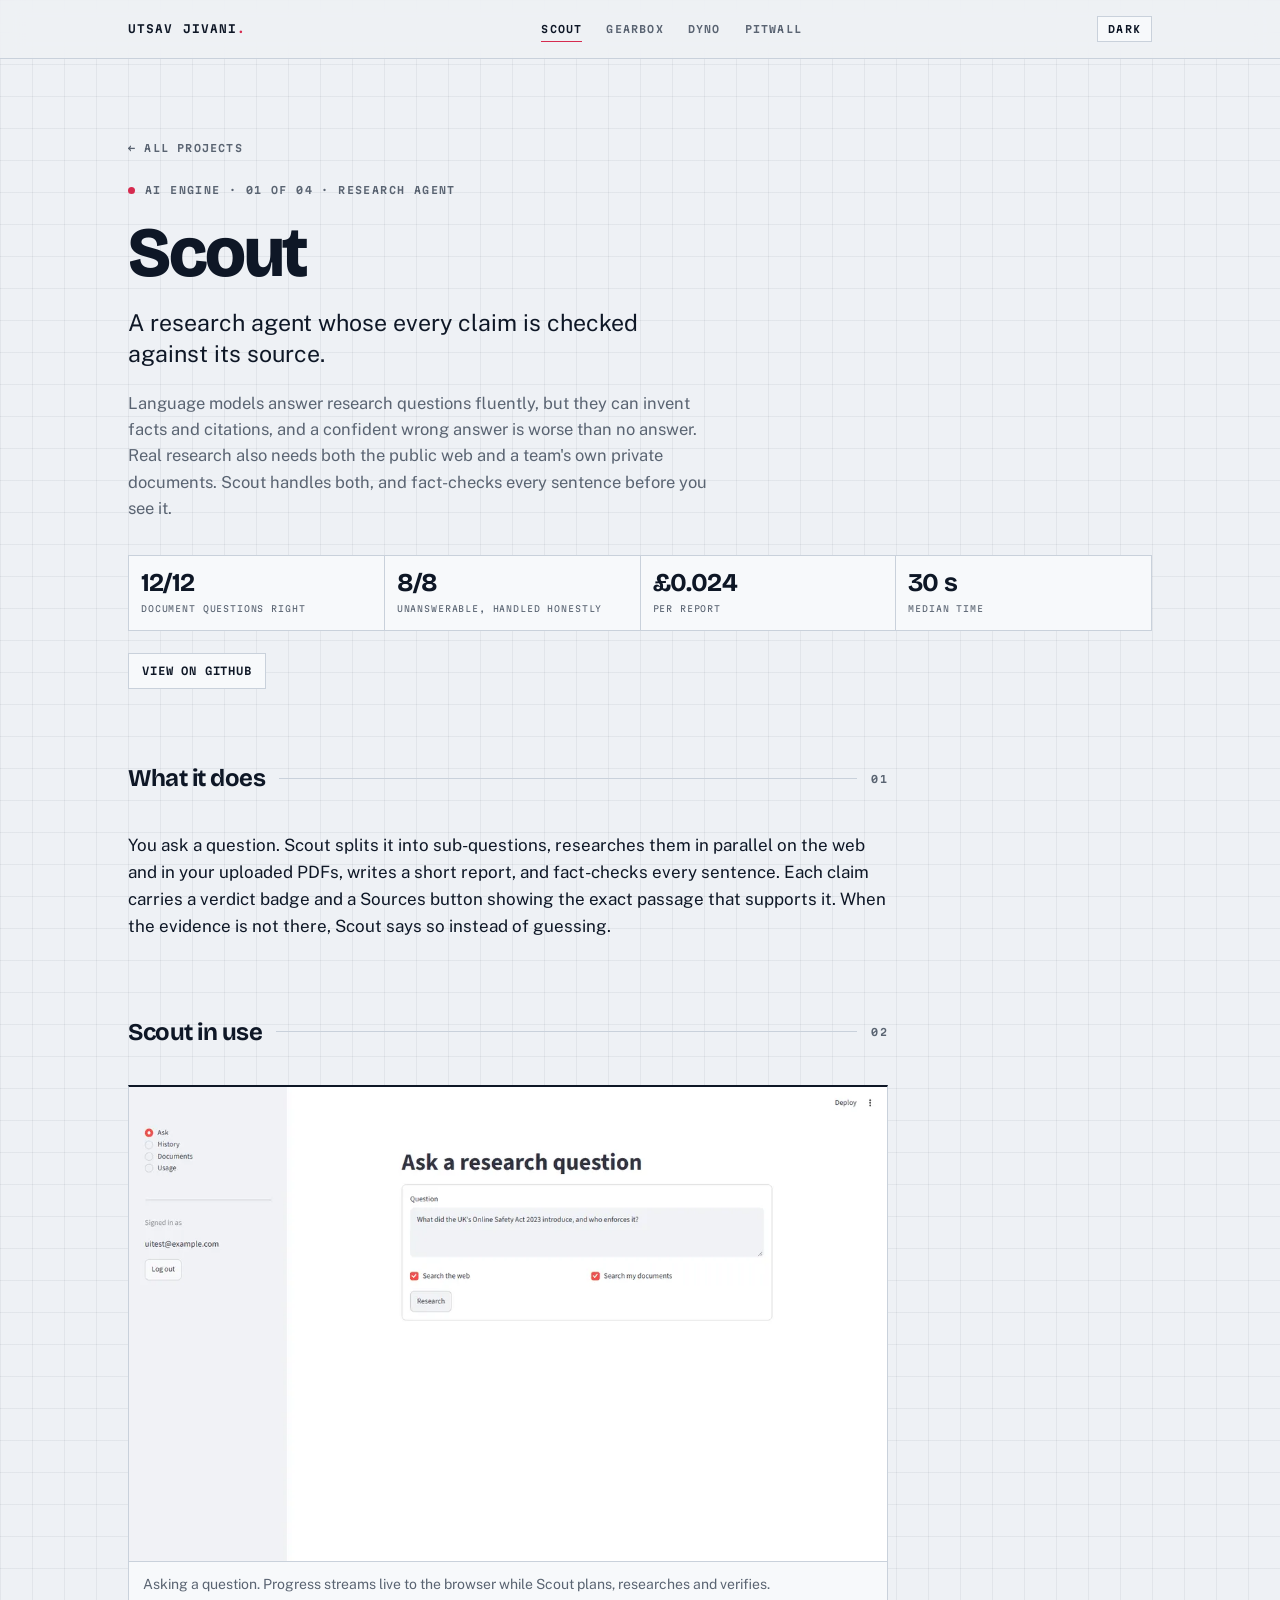
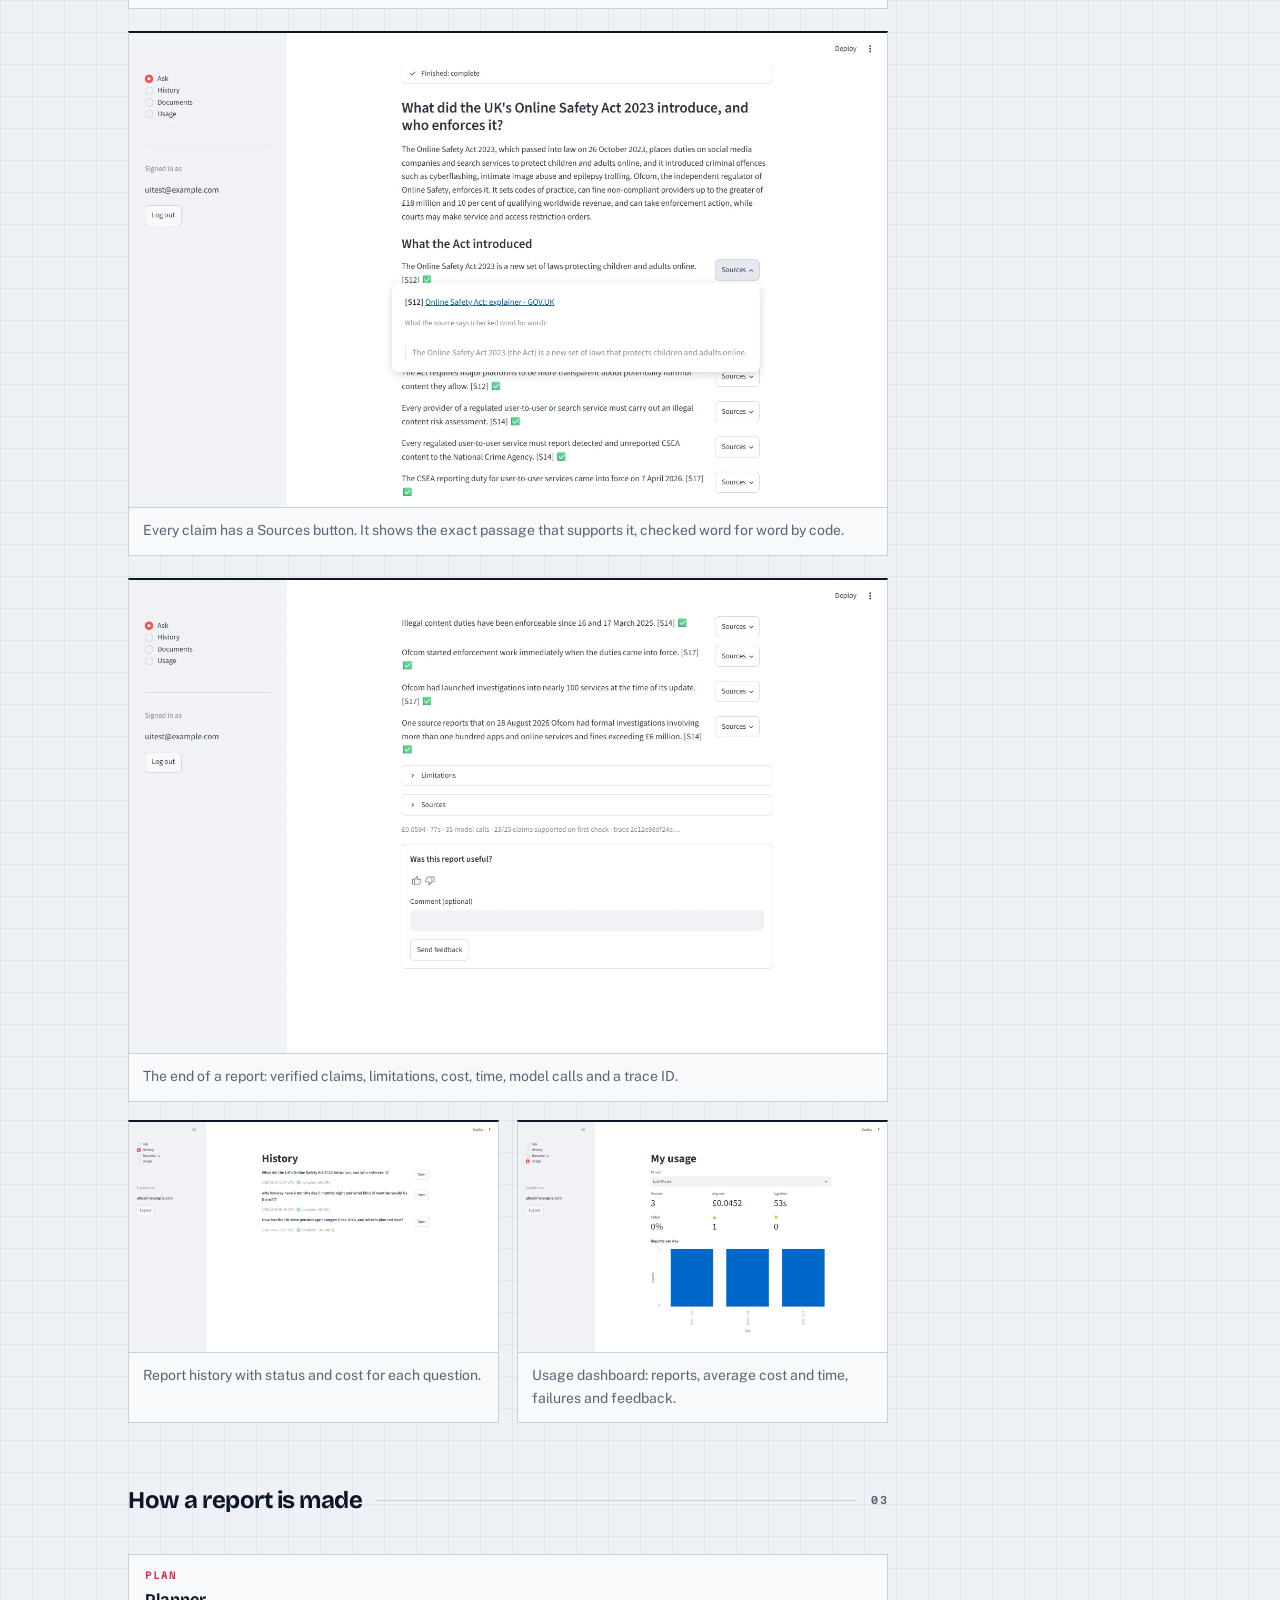
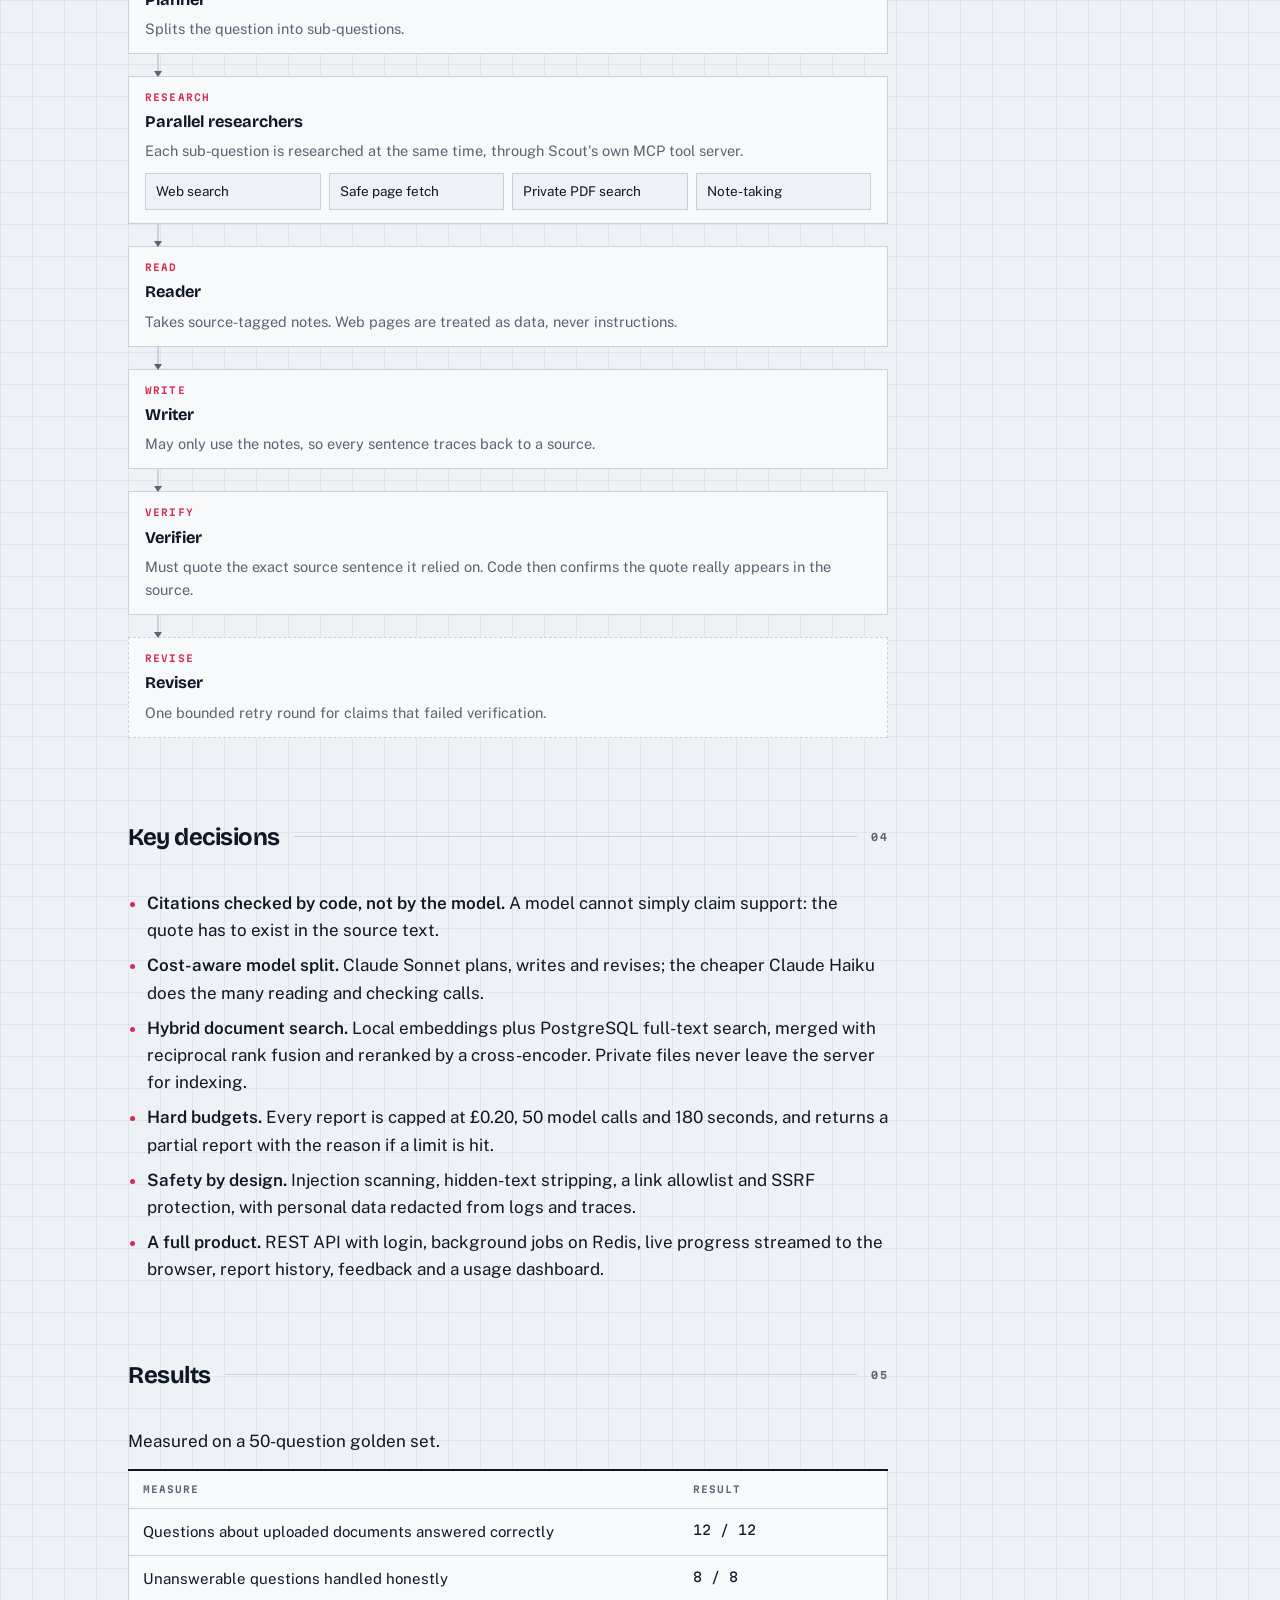
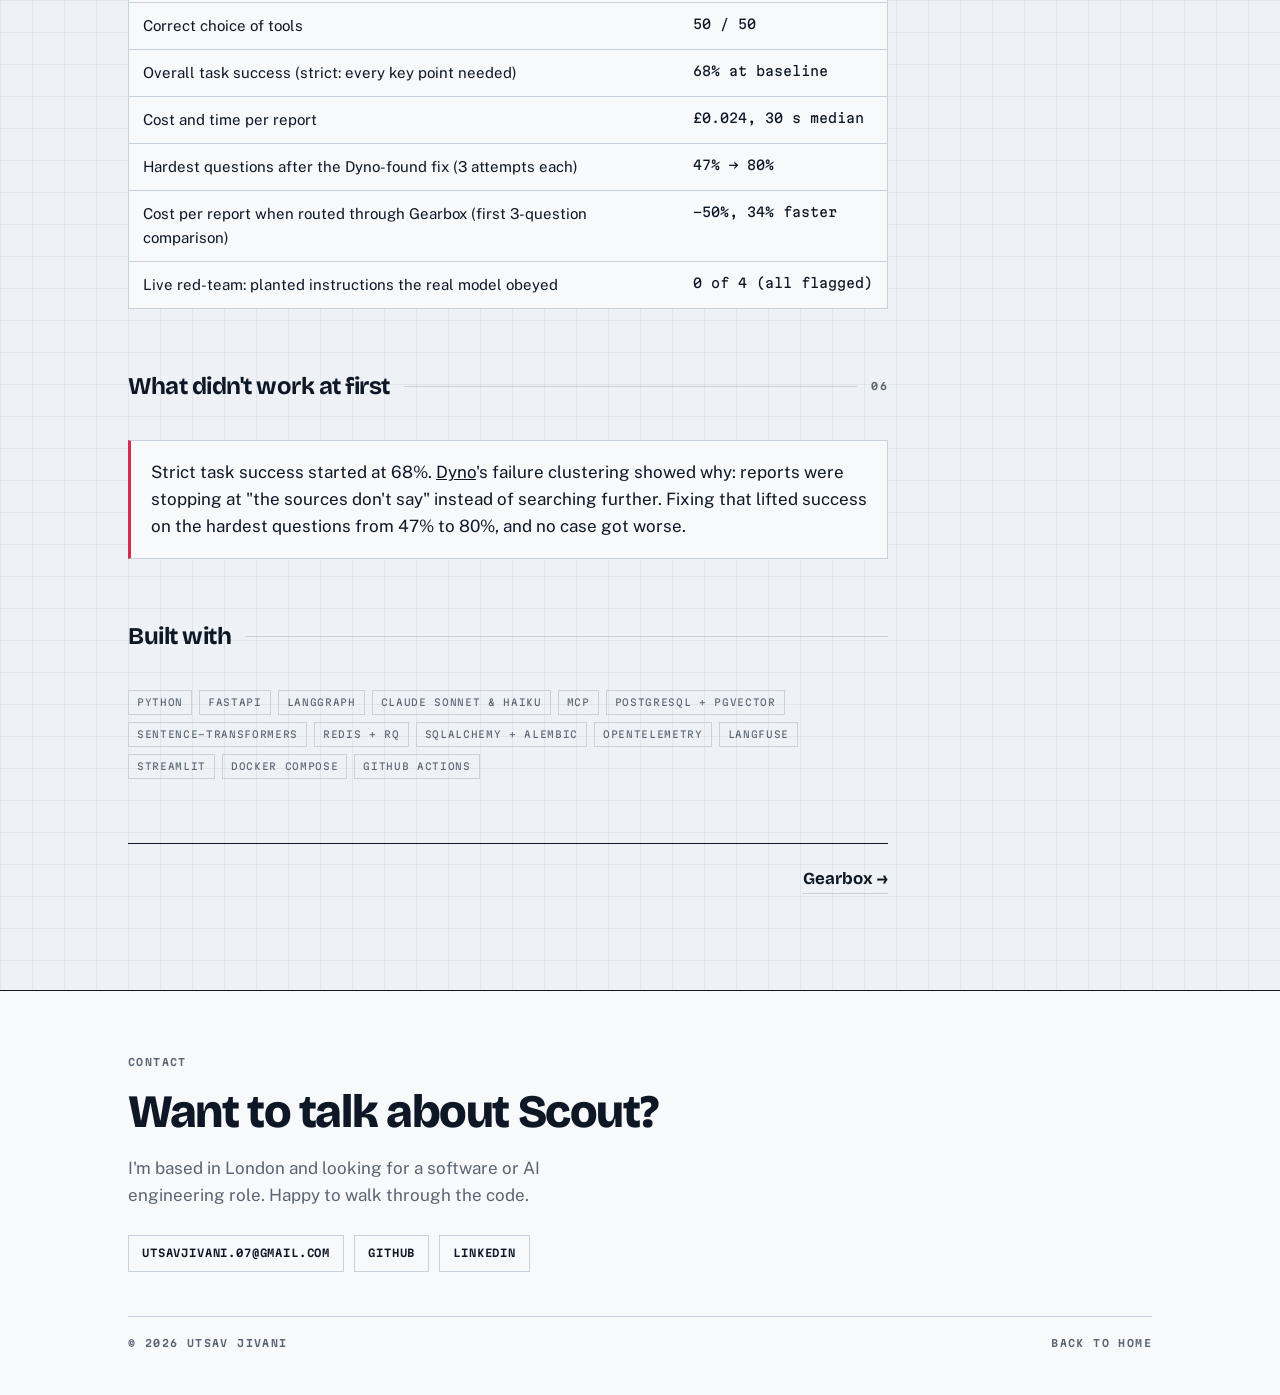
<file: scout.html>
<!DOCTYPE html>
<html lang="en">
<head>
<meta charset="utf-8">
<meta name="viewport" content="width=device-width, initial-scale=1">
<title>Scout: Research agent | Utsav Jivani</title>
<meta name="description" content="Scout, part of AI Engine by Utsav Jivani. A research agent whose every claim is checked against its source.">
<link rel="preconnect" href="https://fonts.googleapis.com">
<link rel="preconnect" href="https://fonts.gstatic.com" crossorigin>
<link href="https://fonts.googleapis.com/css2?family=Bricolage+Grotesque:opsz,wght@12..96,500;12..96,700;12..96,800&family=Public+Sans:ital,wght@0,400;0,500;0,600;1,400&family=Martian+Mono:wght@400;600&display=swap" rel="stylesheet">
<link rel="stylesheet" href="style.css">
<script>try{var t=localStorage.getItem("theme");if(t)document.documentElement.dataset.theme=t;}catch(e){}</script>
</head>
<body>
<nav>
  <div class="wrap">
    <a class="mark" href="index.html">UTSAV JIVANI<span>.</span></a>
    <div class="navlinks cs-nav">
      <a href="scout.html" style="color:var(--ink);border-color:var(--signal)">Scout</a><a href="gearbox.html">Gearbox</a><a href="dyno.html">Dyno</a><a href="pitwall.html">Pitwall</a>
    </div>
    <button class="theme-btn" id="theme-btn" type="button">Dark</button>
  </div>
</nav>

<header class="cs-head">
  <div class="wrap">
    <a class="crumb" href="index.html#projects">&larr; All projects</a>
    <div class="eyebrow"><span class="dot"></span><span class="label">AI Engine · 01 of 04 · Research agent</span></div>
    <h1>Scout</h1>
    <p class="lede">A research agent whose every claim is checked against its source.</p>
    <p class="summary">Language models answer research questions fluently, but they can invent facts and citations, and a confident wrong answer is worse than no answer. Real research also needs both the public web and a team's own private documents. Scout handles both, and fact-checks every sentence before you see it.</p>
    <div class="specs four"><div><b>12/12</b><small>Document questions right</small></div><div><b>8/8</b><small>Unanswerable, handled honestly</small></div><div><b>£0.024</b><small>Per report</small></div><div><b>30 s</b><small>Median time</small></div></div>
    <div class="meta" style="margin-top:22px">
      <a href="https://github.com/Utsav0706/scout" target="_blank" rel="noopener">View on GitHub</a>
    </div>
  </div>
</header>

<main class="wrap">
  <div class="cs-body">
    <section>
      <div class="shead"><h2>What it does</h2><div class="rule"></div><span class="label">01</span></div>
      <p>You ask a question. Scout splits it into sub-questions, researches them in parallel on the web and in your uploaded PDFs, writes a short report, and fact-checks every sentence. Each claim carries a verdict badge and a Sources button showing the exact passage that supports it. When the evidence is not there, Scout says so instead of guessing.</p>
    </section><section>
      <div class="shead"><h2>Scout in use</h2><div class="rule"></div><span class="label">02</span></div>
      <figure class="shot">
  <video autoplay muted loop playsinline preload="metadata" poster="assets/scout/live-progress-poster.webp" aria-label="Scout streaming live progress while it researches a question">
    <source src="assets/scout/live-progress.mp4" type="video/mp4">
  </video>
  <figcaption>Asking a question. Progress streams live to the browser while Scout plans, researches and verifies.</figcaption>
</figure>
<figure class="shot">
  <img src="assets/scout/sources.webp" width="1440" height="900" loading="lazy" alt="A Scout report with a Sources popup showing the GOV.UK passage that supports the claim, checked word for word">
  <figcaption>Every claim has a Sources button. It shows the exact passage that supports it, checked word for word by code.</figcaption>
</figure>
<div class="shotgrid">
  <figure class="shot">
    <img src="assets/scout/report.webp" width="1440" height="900" loading="lazy" alt="End of a Scout report with verified claims, limitations, sources, run cost and a feedback form">
    <figcaption>The end of a report: verified claims, limitations, cost, time, model calls and a trace ID.</figcaption>
  </figure>
  <figure class="shot">
    <img src="assets/scout/history.webp" width="1440" height="900" loading="lazy" alt="Scout report history listing past questions with status and cost">
    <figcaption>Report history with status and cost for each question.</figcaption>
  </figure>
  <figure class="shot">
    <img src="assets/scout/usage.webp" width="1440" height="900" loading="lazy" alt="Scout usage dashboard showing reports, average cost, average time and feedback">
    <figcaption>Usage dashboard: reports, average cost and time, failures and feedback.</figcaption>
  </figure>
</div>
    </section><section>
      <div class="shead"><h2>How a report is made</h2><div class="rule"></div><span class="label">03</span></div>
      <div class="flow"><div class="step"><span class="k">Plan</span><strong>Planner</strong><p>Splits the question into sub-questions.</p></div><div class="step"><span class="k">Research</span><strong>Parallel researchers</strong><p>Each sub-question is researched at the same time, through Scout's own MCP tool server.</p><div class="par"><span>Web search</span><span>Safe page fetch</span><span>Private PDF search</span><span>Note-taking</span></div></div><div class="step"><span class="k">Read</span><strong>Reader</strong><p>Takes source-tagged notes. Web pages are treated as data, never instructions.</p></div><div class="step"><span class="k">Write</span><strong>Writer</strong><p>May only use the notes, so every sentence traces back to a source.</p></div><div class="step"><span class="k">Verify</span><strong>Verifier</strong><p>Must quote the exact source sentence it relied on. Code then confirms the quote really appears in the source.</p></div><div class="step loopback"><span class="k">Revise</span><strong>Reviser</strong><p>One bounded retry round for claims that failed verification.</p></div></div>
    </section><section>
      <div class="shead"><h2>Key decisions</h2><div class="rule"></div><span class="label">04</span></div>
      <ul>
<li><b>Citations checked by code, not by the model.</b> A model cannot simply claim support: the quote has to exist in the source text.</li>
<li><b>Cost-aware model split.</b> Claude Sonnet plans, writes and revises; the cheaper Claude Haiku does the many reading and checking calls.</li>
<li><b>Hybrid document search.</b> Local embeddings plus PostgreSQL full-text search, merged with reciprocal rank fusion and reranked by a cross-encoder. Private files never leave the server for indexing.</li>
<li><b>Hard budgets.</b> Every report is capped at £0.20, 50 model calls and 180 seconds, and returns a partial report with the reason if a limit is hit.</li>
<li><b>Safety by design.</b> Injection scanning, hidden-text stripping, a link allowlist and SSRF protection, with personal data redacted from logs and traces.</li>
<li><b>A full product.</b> REST API with login, background jobs on Redis, live progress streamed to the browser, report history, feedback and a usage dashboard.</li>
</ul>
    </section><section>
      <div class="shead"><h2>Results</h2><div class="rule"></div><span class="label">05</span></div>
      <p>Measured on a 50-question golden set.</p><div class="tablewrap"><table class="res"><thead><tr><th>Measure</th><th>Result</th></tr></thead><tbody><tr><td>Questions about uploaded documents answered correctly</td><td class="n">12 / 12</td></tr><tr><td>Unanswerable questions handled honestly</td><td class="n">8 / 8</td></tr><tr><td>Correct choice of tools</td><td class="n">50 / 50</td></tr><tr><td>Overall task success (strict: every key point needed)</td><td class="n">68% at baseline</td></tr><tr><td>Cost and time per report</td><td class="n">£0.024, 30 s median</td></tr><tr><td>Hardest questions after the Dyno-found fix (3 attempts each)</td><td class="n">47% → 80%</td></tr><tr><td>Cost per report when routed through Gearbox (first 3-question comparison)</td><td class="n">−50%, 34% faster</td></tr><tr><td>Live red-team: planted instructions the real model obeyed</td><td class="n">0 of 4 (all flagged)</td></tr></tbody></table></div>
    </section><section>
      <div class="shead"><h2>What didn't work at first</h2><div class="rule"></div><span class="label">06</span></div>
      <div class="callout"><p>Strict task success started at 68%. <a href="dyno.html">Dyno</a>'s failure clustering showed why: reports were stopping at "the sources don't say" instead of searching further. Fixing that lifted success on the hardest questions from 47% to 80%, and no case got worse.</p></div>
    </section>
    <section>
      <div class="shead"><h2>Built with</h2><div class="rule"></div></div>
      <div class="tags"><b>Python</b><b>FastAPI</b><b>LangGraph</b><b>Claude Sonnet & Haiku</b><b>MCP</b><b>PostgreSQL + pgvector</b><b>sentence-transformers</b><b>Redis + RQ</b><b>SQLAlchemy + Alembic</b><b>OpenTelemetry</b><b>Langfuse</b><b>Streamlit</b><b>Docker Compose</b><b>GitHub Actions</b></div>
    </section>
    <div class="next">
      <span></span>
      <a href="gearbox.html">Gearbox &rarr;</a>
    </div>
  </div>
</main>

<footer id="contact">
  <div class="wrap">
    <span class="label">Contact</span>
    <h2>Want to talk about Scout?</h2>
    <p>I'm based in London and looking for a software or AI engineering role. Happy to walk through the code.</p>
    <div class="meta">
      <a href="mailto:utsavjivani.07@gmail.com">utsavjivani.07@gmail.com</a>
      <a href="https://github.com/Utsav0706" target="_blank" rel="noopener">GitHub</a>
      <a href="https://www.linkedin.com/in/utsavjivani07" target="_blank" rel="noopener">LinkedIn</a>
    </div>
    <div class="colophon"><span class="label">© 2026 Utsav Jivani</span><a class="label" href="index.html" style="text-decoration:none">Back to home</a></div>
  </div>
</footer>
<script src="theme.js"></script>
</body>
</html>
</file>
<file: style.css>
:root{
  --surface:#EEF1F5;
  --panel:#F7F9FB;
  --ink:#0E1726;
  --muted:#5A6472;
  --line:#C9D1DB;
  --signal:#D62B4F;      /* Utility AI */
  --baseline:#7E8CA0;    /* FSM baseline */
  --grid:rgba(14,23,38,.055);
  --display:"Bricolage Grotesque","Segoe UI",sans-serif;
  --body:"Public Sans","Segoe UI",Helvetica,Arial,sans-serif;
  --mono:"Martian Mono",ui-monospace,"SFMono-Regular",Consolas,monospace;
  --wrap:1080px;
  --navbg:rgba(238,241,245,.82);
  --chip:#E3E8EF;
  color-scheme:light;
}
:root[data-theme="dark"]{
  --surface:#0E131A; --panel:#151C26; --ink:#E7ECF3; --muted:#97A3B4; --line:#2A3443;
  --signal:#FF4F6D; --baseline:#7F8DA3; --grid:rgba(255,255,255,.035);
  --navbg:rgba(14,19,26,.82); --chip:#1C2531; color-scheme:dark;
}
@media(prefers-color-scheme:dark){
  :root:not([data-theme="light"]){
    --surface:#0E131A; --panel:#151C26; --ink:#E7ECF3; --muted:#97A3B4; --line:#2A3443;
    --signal:#FF4F6D; --baseline:#7F8DA3; --grid:rgba(255,255,255,.035);
    --navbg:rgba(14,19,26,.82); --chip:#1C2531; color-scheme:dark;
  }
}
*{box-sizing:border-box}
html{scroll-behavior:smooth}
body{
  margin:0; background:var(--surface); color:var(--ink);
  font-family:var(--body); font-size:17px; line-height:1.6;
  -webkit-font-smoothing:antialiased;
  background-image:linear-gradient(var(--grid) 1px,transparent 1px),linear-gradient(90deg,var(--grid) 1px,transparent 1px);
  background-size:32px 32px;
}
.wrap{max-width:var(--wrap);margin:0 auto;padding:0 28px}

/* ---------- utility label ---------- */
.label{
  font-family:var(--mono); font-size:10px; font-weight:600;
  letter-spacing:.14em; text-transform:uppercase; color:var(--muted);
}

/* ---------- nav ---------- */
nav{
  position:sticky; top:0; z-index:40;
  backdrop-filter:blur(10px); background:var(--navbg);
  border-bottom:1px solid var(--line);
}
nav .wrap{display:flex;align-items:center;justify-content:space-between;height:58px;gap:20px}
.mark{font-family:var(--mono);font-size:11px;font-weight:600;letter-spacing:.1em;text-decoration:none;color:var(--ink)}
.mark span{color:var(--signal)}
.navlinks{display:flex;gap:24px}
.navlinks a{
  font-family:var(--mono);font-size:10px;font-weight:600;letter-spacing:.12em;
  text-transform:uppercase;text-decoration:none;color:var(--muted);
  padding:4px 0;border-bottom:1.5px solid transparent;transition:color .18s,border-color .18s;
}
.navlinks a:hover,.navlinks a:focus-visible{color:var(--ink);border-color:var(--signal)}
@media(max-width:640px){.navlinks{gap:16px}.navlinks a:nth-child(n+2):not(:last-child){display:none}.navlinks.cs-nav{display:none}}

/* ---------- hero ---------- */
header{padding:74px 0 12px}
.eyebrow{display:flex;align-items:center;gap:10px;margin-bottom:22px}
.eyebrow .dot{width:7px;height:7px;border-radius:50%;background:var(--signal);flex:none}
h1{
  font-family:var(--display); font-weight:800;
  font-size:clamp(2.9rem,8.4vw,5.4rem); line-height:.95;
  letter-spacing:-.035em; margin:0 0 20px;
}
.lede{font-size:clamp(1.12rem,2.4vw,1.45rem);max-width:42ch;margin:0 0 20px;color:var(--ink);line-height:1.35}
.lede b{font-weight:600}
.summary{max-width:60ch;margin:0 0 34px;color:var(--muted);font-size:16.5px}
.glance{display:grid;grid-template-columns:repeat(3,1fr);gap:1px;background:var(--line);border:1px solid var(--line);border-top:2px solid var(--ink);margin:0 0 32px}
.glance div{background:var(--panel);padding:15px 16px}
.glance p{margin:7px 0 0;font-size:15px;line-height:1.4}
@media(max-width:720px){.glance{grid-template-columns:1fr}}
.meta{display:flex;flex-wrap:wrap;gap:10px}
.meta a,.meta span{
  font-family:var(--mono);font-size:10.5px;font-weight:600;letter-spacing:.08em;
  text-transform:uppercase;text-decoration:none;color:var(--ink);
  border:1px solid var(--line);background:var(--panel);
  padding:9px 13px;transition:border-color .18s,color .18s,transform .18s;
}
.meta span{color:var(--muted)}
.meta a:hover,.meta a:focus-visible{border-color:var(--signal);color:var(--signal);transform:translateY(-1px)}

/* ---------- figure ---------- */
.figure{
  margin:26px 0 0; background:var(--panel);
  border:1px solid var(--line); border-top:2px solid var(--ink);
}
.figure-head{
  display:flex;justify-content:space-between;align-items:baseline;gap:16px;
  padding:14px 20px;border-bottom:1px solid var(--line);flex-wrap:wrap;
}
.figure-head strong{font-family:var(--mono);font-size:10px;font-weight:600;letter-spacing:.14em;text-transform:uppercase}
.figure-body{padding:22px 14px 10px}
#trace{display:block;width:100%;height:auto}
.key{display:flex;gap:22px;flex-wrap:wrap;padding:0 20px 18px}
.key i{display:inline-block;width:22px;height:2.5px;vertical-align:middle;margin-right:8px}
.key span{font-family:var(--mono);font-size:10px;letter-spacing:.08em;text-transform:uppercase;color:var(--muted)}
.caption{padding:0 20px 20px;font-size:14.5px;color:var(--muted);max-width:74ch}

.dash{stroke:var(--line);stroke-width:1;stroke-dasharray:2 4}
.axis{stroke:var(--ink);stroke-width:1.2}
.tracepath{fill:none;stroke-width:2.6;stroke-linejoin:round;stroke-linecap:round}
.evt{font-family:var(--mono);font-size:7.2px;letter-spacing:.06em;fill:var(--muted);text-transform:uppercase}
.axlab{font-family:var(--mono);font-size:7.5px;letter-spacing:.08em;fill:var(--muted);text-transform:uppercase}

/* ---------- sections ---------- */
section{padding:82px 0 0}
.shead{display:flex;align-items:center;gap:14px;margin-bottom:34px}
.shead h2{font-family:var(--display);font-weight:700;font-size:1.5rem;letter-spacing:-.02em;margin:0;white-space:nowrap}
.shead .rule{flex:1;height:1px;background:var(--line)}

/* ---------- entries ---------- */
.entry{padding:26px 0;border-top:1px solid var(--line)}
.entry:first-of-type{border-top:1.5px solid var(--ink)}
.entry-head{display:flex;justify-content:space-between;gap:18px;align-items:baseline;flex-wrap:wrap;margin-bottom:4px}
.entry h3,.feature h3{font-family:var(--display);font-weight:700;font-size:1.16rem;letter-spacing:-.015em;margin:0}
.entry h3 a,.feature h3 a{color:inherit;text-decoration:none;border-bottom:1.5px solid var(--line);transition:border-color .18s}
.entry h3 a:hover,.entry h3 a:focus-visible,.feature h3 a:hover,.feature h3 a:focus-visible{border-color:var(--signal)}
.role{color:var(--muted);font-size:15px;margin:0 0 10px}
.entry ul{margin:10px 0 0;padding-left:19px}
.entry li{margin-bottom:6px}
.entry li::marker{color:var(--signal)}
.tags{display:flex;flex-wrap:wrap;gap:7px;margin-top:13px}
.tags b{font-family:var(--mono);font-size:9.5px;font-weight:400;letter-spacing:.07em;text-transform:uppercase;color:var(--muted);border:1px solid var(--line);padding:4px 8px}

/* ---------- featured project ---------- */
.feature{background:var(--panel);border:1px solid var(--line);border-left:3px solid var(--signal);padding:30px 28px;margin-bottom:8px}
.feature h3{font-size:1.5rem}
.specs{display:grid;grid-template-columns:repeat(5,1fr);gap:1px;background:var(--line);border:1px solid var(--line);margin:24px 0 4px}
.specs div{background:var(--panel);padding:14px 12px}
.specs b{display:block;font-family:var(--display);font-weight:700;font-size:1.6rem;line-height:1;letter-spacing:-.03em}
.specs small{display:block;margin-top:6px;font-family:var(--mono);font-size:8.5px;letter-spacing:.1em;text-transform:uppercase;color:var(--muted)}
@media(max-width:720px){.specs{grid-template-columns:repeat(2,1fr)}.specs div:last-child{grid-column:1/-1}}

.specs.four{grid-template-columns:repeat(4,1fr)}
@media(max-width:720px){.specs.four{grid-template-columns:repeat(2,1fr)}.specs.four div:last-child{grid-column:auto}}
.systems{display:grid;grid-template-columns:repeat(2,1fr);gap:1px;background:var(--line);border:1px solid var(--line);margin:24px 0 4px}
.systems div{background:var(--surface);padding:18px 18px 16px}
.systems h4{font-family:var(--display);font-weight:700;font-size:1.08rem;letter-spacing:-.01em;margin:6px 0 6px}
.systems h4 a{color:inherit;text-decoration:none;border-bottom:1.5px solid var(--line)}
.systems h4 a:hover,.systems h4 a:focus-visible{border-color:var(--signal)}
.systems p{margin:0;font-size:15px;line-height:1.5}
.systems p.stat{margin-top:10px;font-family:var(--mono);font-size:10px;letter-spacing:.06em;text-transform:uppercase;color:var(--signal)}
@media(max-width:720px){.systems{grid-template-columns:1fr}}
.feature + .feature{margin-top:28px}

/* ---------- skills ---------- */
.skills{border-top:1.5px solid var(--ink)}
.srow{display:grid;grid-template-columns:180px 1fr;gap:24px;padding:16px 0;border-bottom:1px solid var(--line)}
.srow p{margin:0}
@media(max-width:640px){.srow{grid-template-columns:1fr;gap:6px}}

/* ---------- contact ---------- */
footer{margin-top:96px;border-top:1.5px solid var(--ink);background:var(--panel)}
footer .wrap{padding-top:56px;padding-bottom:44px}
footer h2{font-family:var(--display);font-weight:800;font-size:clamp(1.9rem,5vw,2.9rem);letter-spacing:-.03em;margin:14px 0 18px;line-height:1.05}
footer p{max-width:46ch;color:var(--muted);margin:0 0 26px}
.colophon{margin-top:44px;padding-top:18px;border-top:1px solid var(--line);display:flex;justify-content:space-between;gap:14px;flex-wrap:wrap}

a:focus-visible,button:focus-visible{outline:2px solid var(--signal);outline-offset:3px}
@media(prefers-reduced-motion:reduce){*{animation:none!important;transition:none!important}}

/* ---------- theme toggle ---------- */
.navright{display:flex;align-items:center;gap:22px}
.theme-btn{
  font-family:var(--mono);font-size:10px;font-weight:600;letter-spacing:.12em;text-transform:uppercase;
  background:var(--panel);color:var(--ink);border:1px solid var(--line);padding:6px 10px;cursor:pointer;
  transition:border-color .18s,color .18s;
}
.theme-btn:hover{border-color:var(--signal);color:var(--signal)}
a{color:var(--ink)}

/* ---------- hero with loop diagram ---------- */
.hero-grid{display:grid;grid-template-columns:minmax(0,1.15fr) minmax(0,.85fr);gap:44px;align-items:start}
.loop{background:var(--panel);border:1px solid var(--line);border-top:2px solid var(--ink);margin-top:6px}
.loop-head{display:flex;justify-content:space-between;padding:12px 16px;border-bottom:1px solid var(--line)}
.loop svg{display:block;width:100%;height:auto}
.loop .node rect{fill:var(--surface);stroke:var(--line);stroke-width:1.2;transition:stroke .2s}
.loop .node:hover rect,.loop .node:focus rect{stroke:var(--signal)}
.loop .node .nm{font-family:var(--display);font-weight:700;font-size:15px;fill:var(--ink)}
.loop .node .rl{font-family:var(--mono);font-size:7.5px;letter-spacing:.1em;fill:var(--muted);text-transform:uppercase}
.loop .node .st{font-family:var(--mono);font-size:8px;letter-spacing:.04em;fill:var(--signal)}
.loop .edge{fill:none;stroke:var(--line);stroke-width:1.4}
.loop .elab{font-family:var(--mono);font-size:7px;letter-spacing:.06em;fill:var(--muted);text-transform:uppercase}
.loop .pulse{fill:var(--signal)}
.loop .ah{fill:var(--line)}
.loop-cap{padding:10px 16px 14px;font-size:13.5px;color:var(--muted);margin:0}
@media(max-width:900px){.hero-grid{grid-template-columns:1fr;gap:10px}.loop{margin:8px 0 30px}}

/* ---------- case-study links ---------- */
.systems .more{display:inline-block;margin-top:12px;font-family:var(--mono);font-size:10px;font-weight:600;letter-spacing:.1em;text-transform:uppercase;text-decoration:none;color:var(--ink);border-bottom:1.5px solid var(--signal);padding-bottom:2px}
.systems .more:hover{color:var(--signal)}

/* ---------- case-study pages ---------- */
.crumb{display:inline-block;margin-bottom:26px;font-family:var(--mono);font-size:10px;font-weight:600;letter-spacing:.12em;text-transform:uppercase;text-decoration:none;color:var(--muted)}
.crumb:hover{color:var(--signal)}
.cs-head h1{font-size:clamp(2.6rem,7vw,4.4rem)}
.cs-body{max-width:760px}
.cs-body section{padding:58px 0 0}
.cs-body p{margin:0 0 14px}
.cs-body ul{padding-left:19px;margin:0 0 14px}
.cs-body li{margin-bottom:8px}
.cs-body li::marker{color:var(--signal)}
.cs-body li b{font-weight:600}
.callout{background:var(--panel);border:1px solid var(--line);border-left:3px solid var(--signal);padding:18px 20px;margin:4px 0 0}
.callout p:last-child{margin:0}
table.res{width:100%;border-collapse:collapse;font-size:15px;background:var(--panel);border:1px solid var(--line);border-top:2px solid var(--ink)}
table.res th,table.res td{text-align:left;padding:11px 14px;border-bottom:1px solid var(--line);vertical-align:top}
table.res th{font-family:var(--mono);font-size:9.5px;font-weight:600;letter-spacing:.1em;text-transform:uppercase;color:var(--muted)}
table.res td.n{font-family:var(--mono);font-size:13px;white-space:nowrap}
table.res tr.pick td{background:var(--chip);font-weight:600}
.tablewrap{overflow-x:auto}

/* pipeline diagram */
.flow{display:flex;flex-direction:column;gap:0;margin:6px 0 0}
.step{position:relative;background:var(--panel);border:1px solid var(--line);padding:13px 16px;margin-bottom:22px}
.step:not(:last-child)::after{content:"";position:absolute;left:28px;bottom:-23px;width:1.5px;height:22px;background:var(--line)}
.step:not(:last-child)::before{content:"";position:absolute;left:24.5px;bottom:-24px;border:4.5px solid transparent;border-top:6px solid var(--muted);border-bottom:0;z-index:1}
.step .k{font-family:var(--mono);font-size:9.5px;font-weight:600;letter-spacing:.12em;text-transform:uppercase;color:var(--signal);display:block;margin-bottom:3px}
.step strong{font-family:var(--display);font-size:1.02rem}
.step p{margin:4px 0 0;font-size:14.5px;color:var(--muted)}
.step.loopback{border-style:dashed}
.par{display:grid;grid-template-columns:repeat(auto-fit,minmax(150px,1fr));gap:8px;margin-top:10px}
.par span{border:1px solid var(--line);background:var(--surface);padding:7px 10px;font-size:13.5px}
.next{display:flex;justify-content:space-between;gap:16px;flex-wrap:wrap;margin-top:64px;padding-top:22px;border-top:1.5px solid var(--ink)}
.next a{font-family:var(--display);font-weight:700;text-decoration:none;font-size:1.05rem;border-bottom:1.5px solid var(--line)}
.next a:hover{border-color:var(--signal)}

/* screenshots */
.shot{margin:0 0 22px;background:var(--panel);border:1px solid var(--line);border-top:2px solid var(--ink)}
.shot img,.shot video{display:block;width:100%;height:auto;border-bottom:1px solid var(--line);background:#fff}
.shot figcaption{padding:11px 14px 13px;font-size:14px;color:var(--muted)}
.shotgrid{display:grid;grid-template-columns:repeat(2,1fr);gap:18px}
.shotgrid .shot{margin:0}
.shotgrid .shot:first-child{grid-column:1/-1}
@media(max-width:640px){.shotgrid{grid-template-columns:1fr}}
.systems .wide{grid-column:1/-1}
</file>
